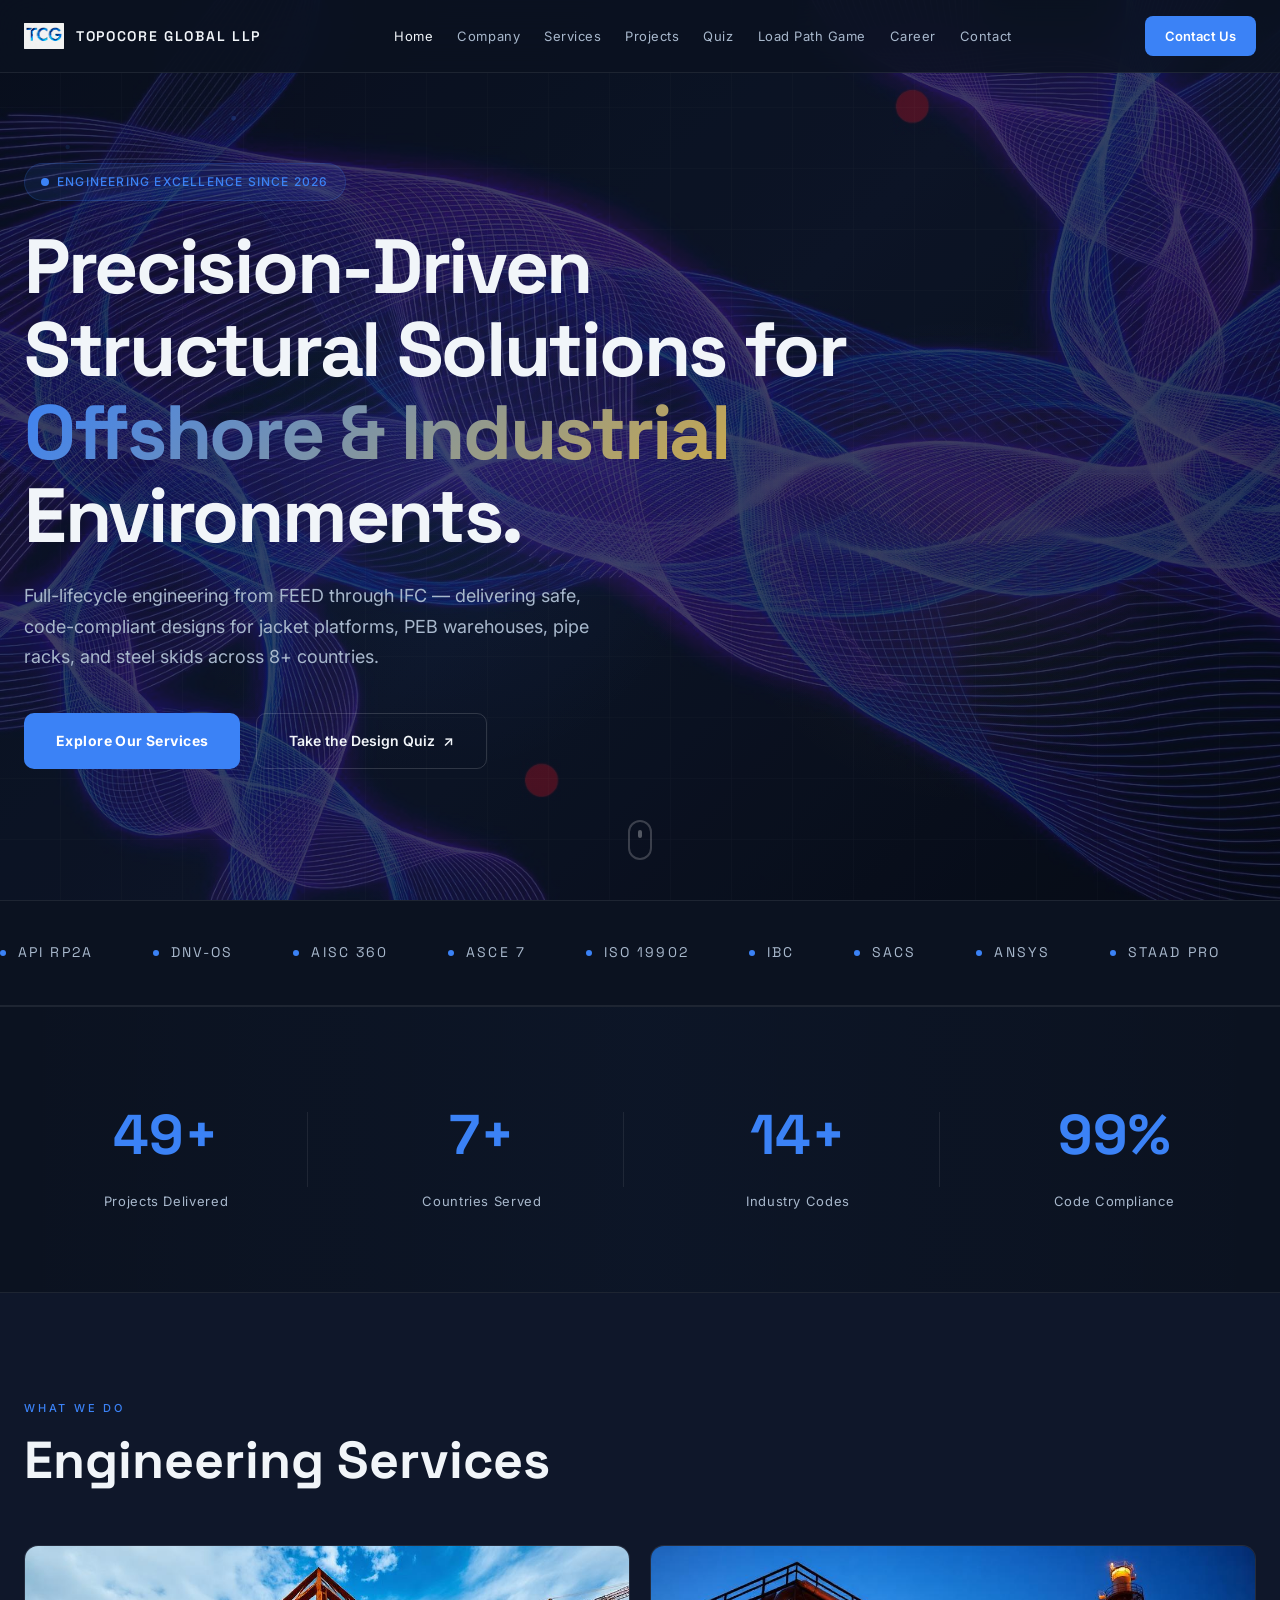
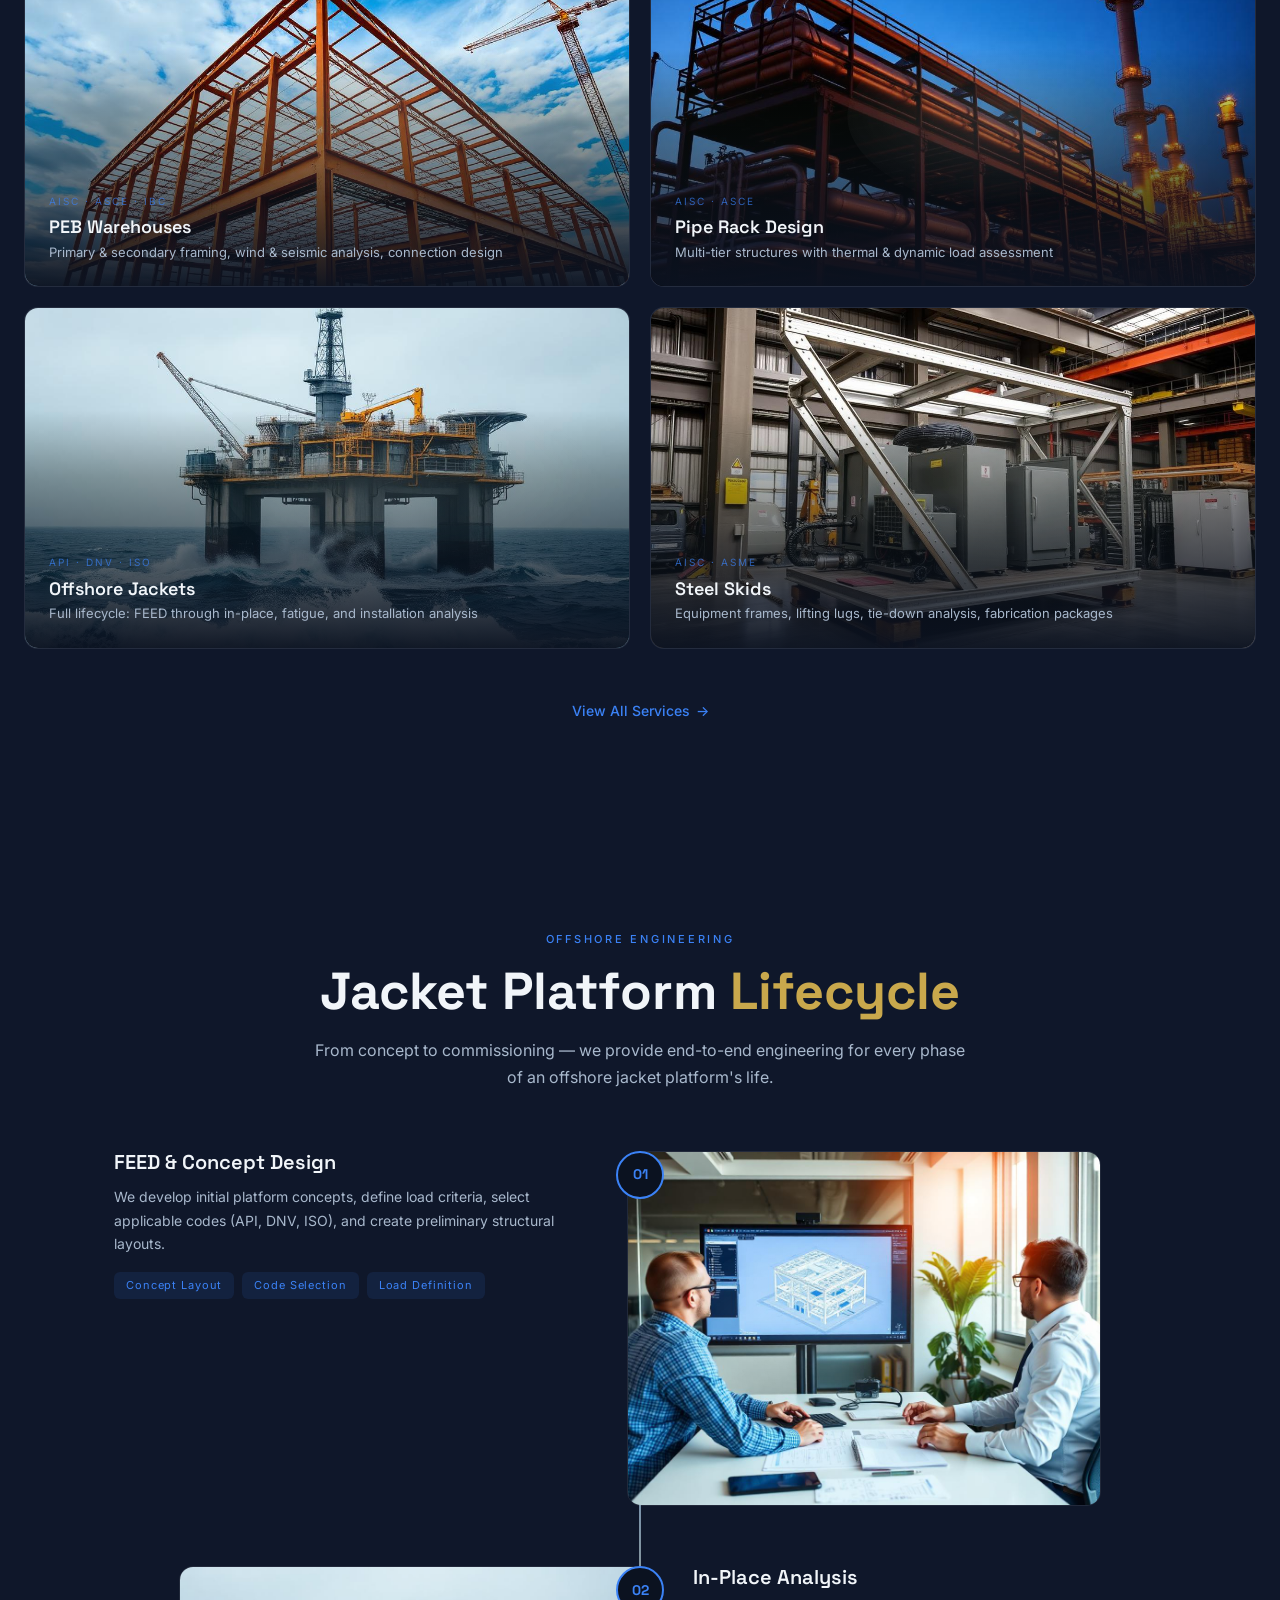
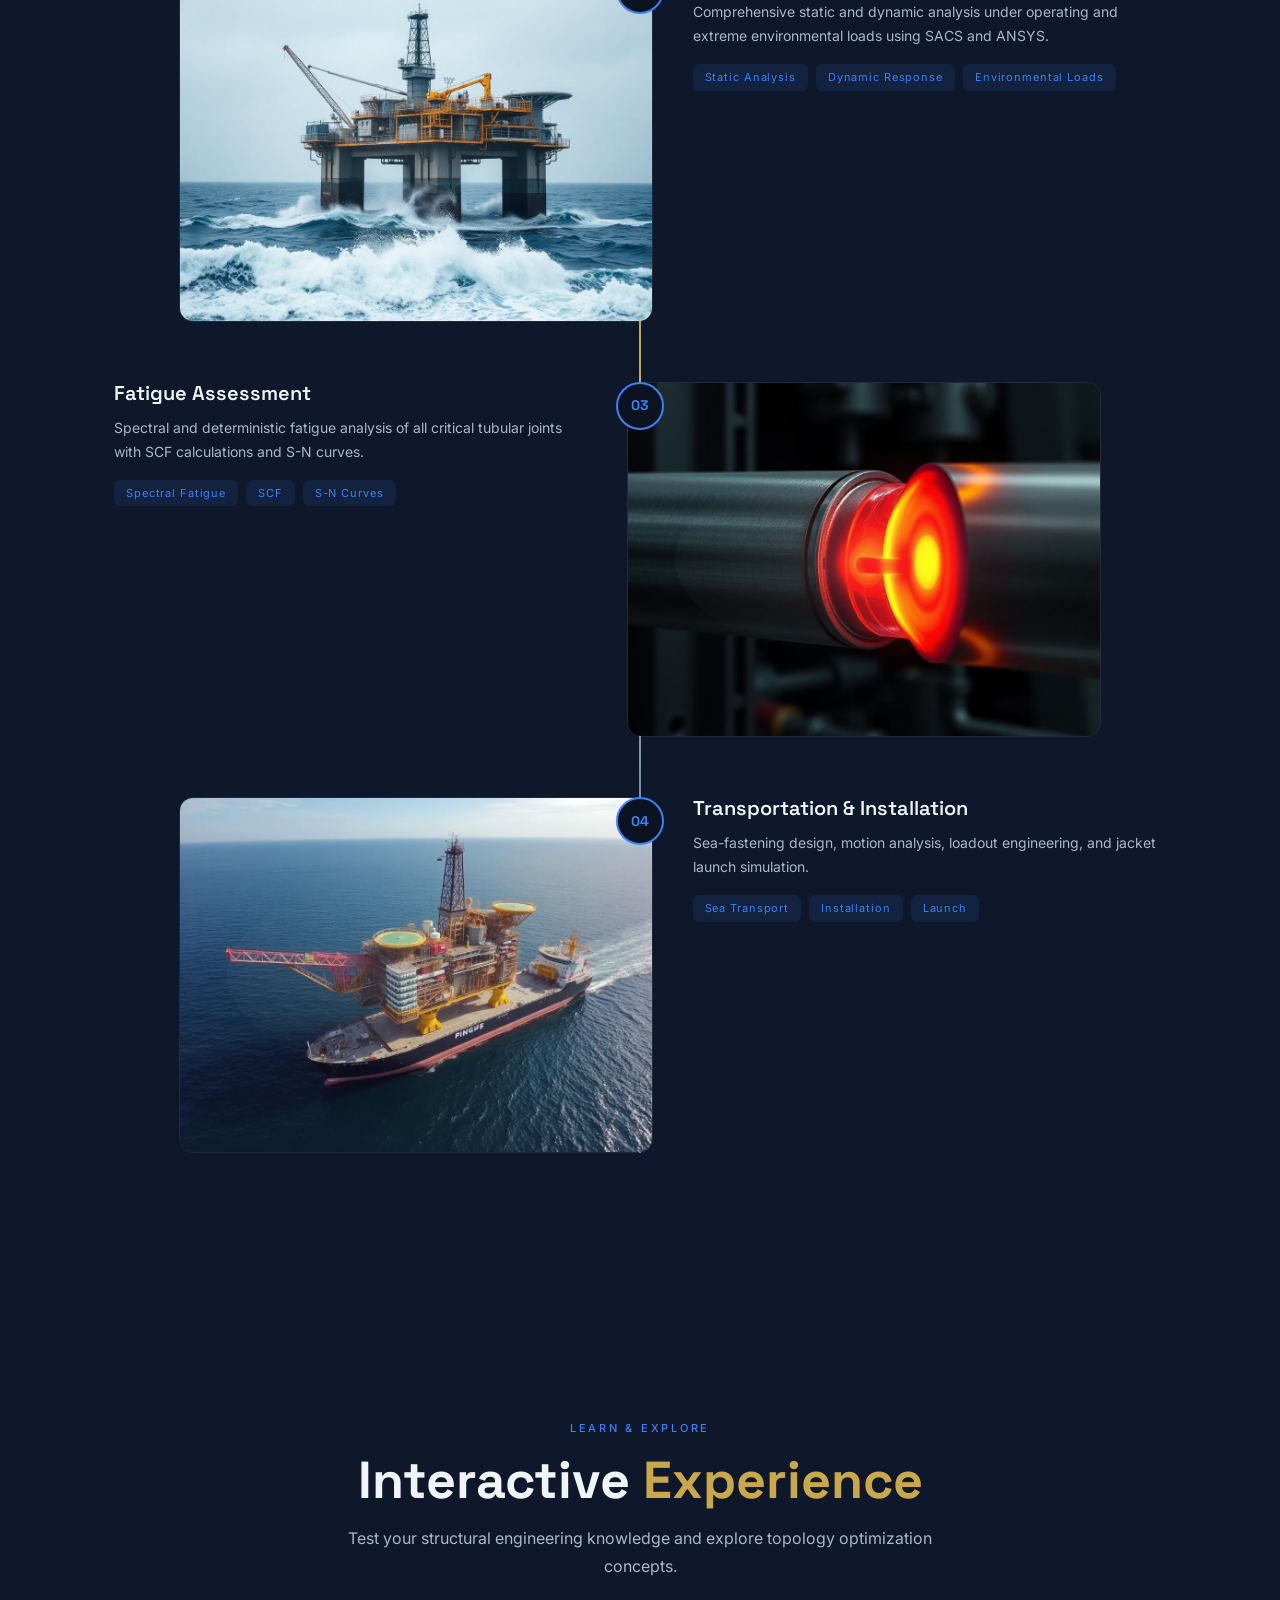
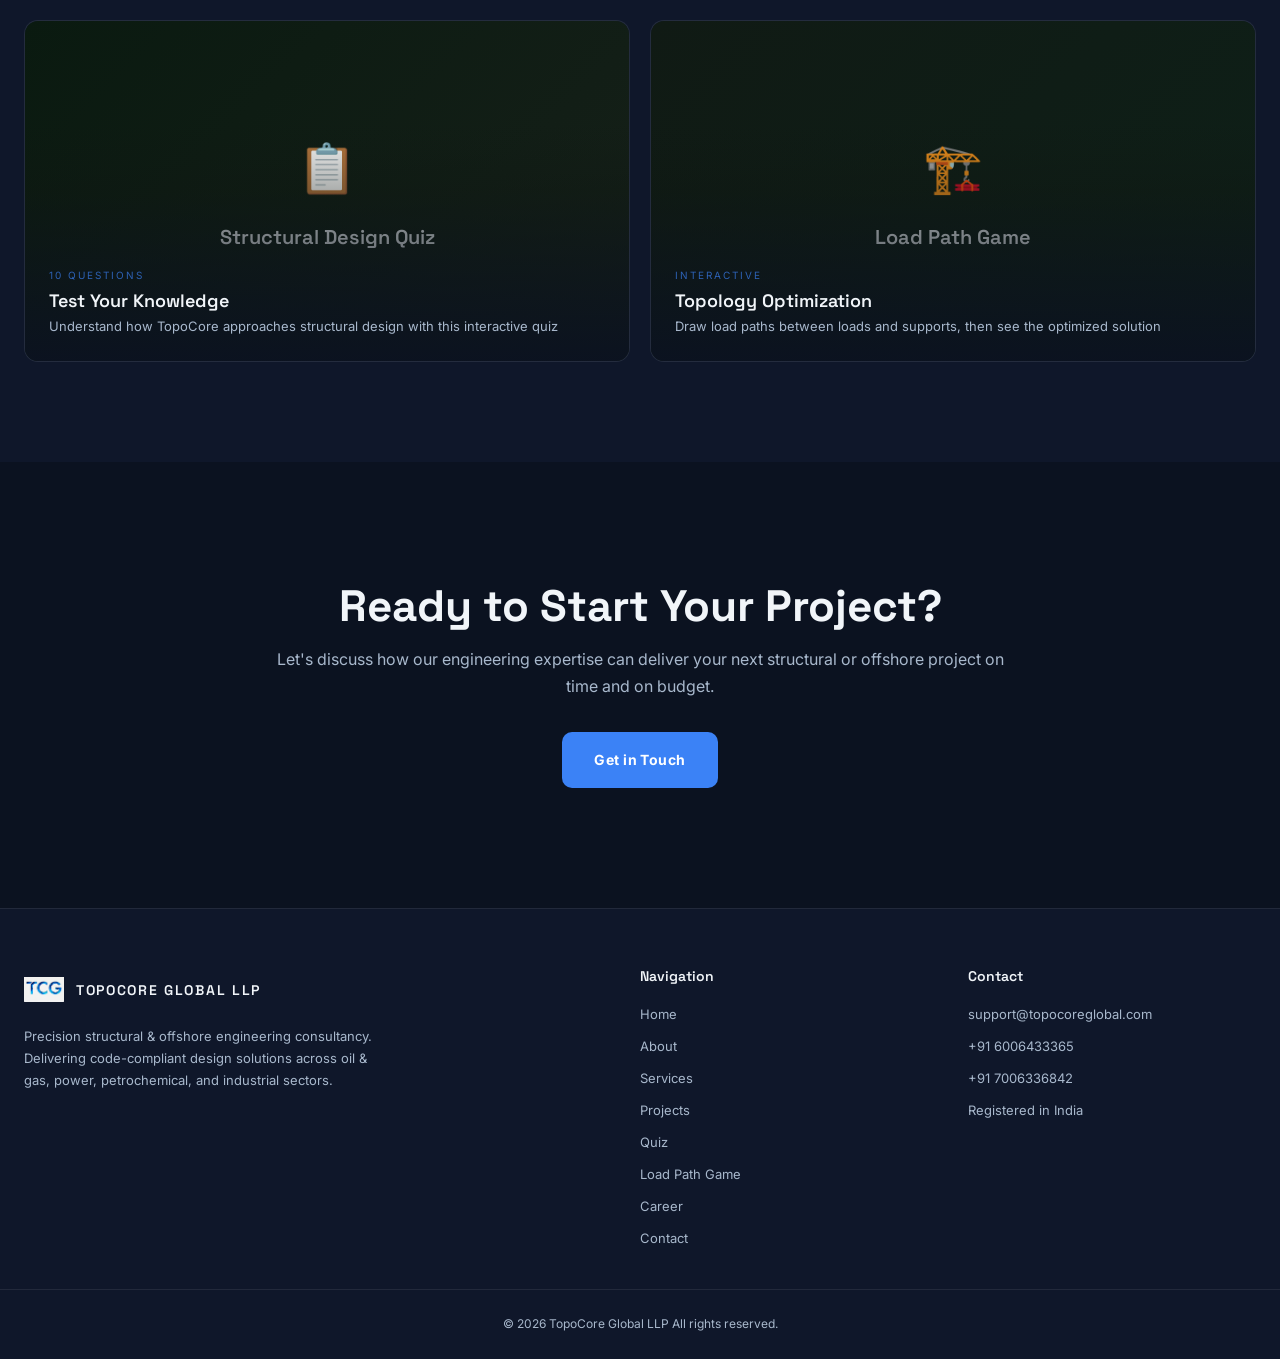
<file: index.html>
<!DOCTYPE html>
<html lang="en">
<head>
<meta charset="UTF-8">
<meta name="viewport" content="width=device-width, initial-scale=1.0">
<title>TopoCore Global — Structural & Offshore Design</title>
<meta name="description" content="Specialist structural and offshore engineering consultancy delivering code-compliant design solutions for oil & gas, power, and industrial sectors worldwide.">
<link rel="stylesheet" href="assets/style.css">
</head>
<body>

<nav>
  <div class="nav-inner">
    <a href="index.html" class="logo">
      <img src="assets/tcg-logo.png" alt="TCG Logo" style="width:40px;height:40px;object-fit:contain;border-radius:8px;">
      <div><span class="logo-text">TOPOCORE GLOBAL LLP</span></div>
    </a>
    <div class="nav-links">
      <a href="index.html">Home</a>
      <a href="about.html">Company</a>
      <a href="services.html">Services</a>
      <a href="projects.html">Projects</a>
      <a href="quiz.html">Quiz</a>
      <a href="game.html">Load Path Game</a>
      <a href="career.html">Career</a>
      <a href="contact.html">Contact</a>
    </div>
    <a href="contact.html" class="nav-cta">Contact Us</a>
    <button class="hamburger" id="hamburger" aria-label="Menu">
      <span></span><span></span><span></span>
    </button>
  </div>
  <div class="mobile-menu" id="mobile-menu">
    <a href="index.html">Home</a>
    <a href="about.html">Company</a>
    <a href="services.html">Services</a>
    <a href="projects.html">Projects</a>
    <a href="quiz.html">Design Quiz</a>
    <a href="game.html">Load Path Game</a>
    <a href="career.html">Career</a>
    <a href="contact.html">Contact</a>
  </div>
</nav>

<section class="hero">
  <div class="hero-bg"></div>
  <div class="hero-bg-image"></div>
  <canvas id="particles-canvas"></canvas>
  <div class="hero-pattern"></div>
  <div class="hero-glow"></div>
  <div class="hero-glow-2"></div>
  <div class="hero-content">
    <div class="hero-badge"><span class="pulse"></span> Engineering Excellence Since 2026</div>
    <h1>Precision-Driven Structural Solutions for <span class="accent">Offshore & Industrial</span> Environments.</h1>
    <p class="hero-sub">Full-lifecycle engineering from FEED through IFC — delivering safe, code-compliant designs for jacket platforms, PEB warehouses, pipe racks, and steel skids across 8+ countries.</p>
    <div class="hero-btns">
      <a href="services.html" class="btn-primary">Explore Our Services</a>
      <a href="quiz.html" class="btn-outline">Take the Design Quiz <span>↗</span></a>
    </div>
  </div>
  <div class="scroll-indicator"><div class="scroll-dot"></div></div>
</section>

<div class="marquee-section">
  <div class="marquee-track">
    <span class="marquee-item"><span class="dot"></span>API RP2A</span>
    <span class="marquee-item"><span class="dot"></span>DNV-OS</span>
    <span class="marquee-item"><span class="dot"></span>AISC 360</span>
    <span class="marquee-item"><span class="dot"></span>ASCE 7</span>
    <span class="marquee-item"><span class="dot"></span>ISO 19902</span>
    <span class="marquee-item"><span class="dot"></span>IBC</span>
    <span class="marquee-item"><span class="dot"></span>SACS</span>
    <span class="marquee-item"><span class="dot"></span>ANSYS</span>
    <span class="marquee-item"><span class="dot"></span>STAAD Pro</span>
    <span class="marquee-item"><span class="dot"></span>IDEA StatiCa</span>
    <span class="marquee-item"><span class="dot"></span>ETABS</span>
    <span class="marquee-item"><span class="dot"></span>AutoCAD</span>
    <span class="marquee-item"><span class="dot"></span>API RP2A</span>
    <span class="marquee-item"><span class="dot"></span>DNV-OS</span>
    <span class="marquee-item"><span class="dot"></span>AISC 360</span>
    <span class="marquee-item"><span class="dot"></span>ASCE 7</span>
    <span class="marquee-item"><span class="dot"></span>ISO 19902</span>
    <span class="marquee-item"><span class="dot"></span>IBC</span>
    <span class="marquee-item"><span class="dot"></span>SACS</span>
    <span class="marquee-item"><span class="dot"></span>ANSYS</span>
    <span class="marquee-item"><span class="dot"></span>STAAD Pro</span>
    <span class="marquee-item"><span class="dot"></span>IDEA StatiCa</span>
    <span class="marquee-item"><span class="dot"></span>ETABS</span>
    <span class="marquee-item"><span class="dot"></span>AutoCAD</span>
  </div>
</div>

<section class="stats">
  <div class="stats-grid">
    <div class="stat-item fade-up">
      <div class="stat-num"><span data-target="50" data-suffix="+">0+</span></div>
      <p class="stat-label">Projects Delivered</p>
    </div>
    <div class="stat-item fade-up" style="transition-delay:0.1s">
      <div class="stat-num"><span data-target="8" data-suffix="+">0+</span></div>
      <p class="stat-label">Countries Served</p>
    </div>
    <div class="stat-item fade-up" style="transition-delay:0.2s">
      <div class="stat-num"><span data-target="15" data-suffix="+">0+</span></div>
      <p class="stat-label">Industry Codes</p>
    </div>
    <div class="stat-item fade-up" style="transition-delay:0.3s">
      <div class="stat-num"><span data-target="100" data-suffix="%">0%</span></div>
      <p class="stat-label">Code Compliance</p>
    </div>
  </div>
</section>

<section class="section" style="background:var(--bg2)">
  <div class="container">
    <div class="fade-up">
      <span class="section-tag">What We Do</span>
      <h2 class="section-title">Engineering Services</h2>
    </div>
    <div class="services-grid">
      <div class="service-card fade-up" style="transition-delay:0.1s">
        <div class="service-img cloud-img-wrap"><img src="assets/procedure-peb.jpg" alt="PEB Warehouses" loading="lazy"></div>
        <div class="service-overlay"></div>
        <div class="service-info">
          <span class="service-code">AISC · ASCE · IBC</span>
          <h3 class="service-name">PEB Warehouses</h3>
          <p class="service-desc">Primary & secondary framing, wind & seismic analysis, connection design</p>
        </div>
      </div>
      <div class="service-card fade-up" style="transition-delay:0.2s">
        <div class="service-img cloud-img-wrap"><img src="assets/procedure-piperack.jpg" alt="Pipe Rack Design" loading="lazy"></div>
        <div class="service-overlay"></div>
        <div class="service-info">
          <span class="service-code">AISC · ASCE</span>
          <h3 class="service-name">Pipe Rack Design</h3>
          <p class="service-desc">Multi-tier structures with thermal & dynamic load assessment</p>
        </div>
      </div>
      <div class="service-card fade-up" style="transition-delay:0.3s">
        <div class="service-img cloud-img-wrap"><img src="assets/procedure-inplace.jpg" alt="Offshore Jackets" loading="lazy"></div>
        <div class="service-overlay"></div>
        <div class="service-info">
          <span class="service-code">API · DNV · ISO</span>
          <h3 class="service-name">Offshore Jackets</h3>
          <p class="service-desc">Full lifecycle: FEED through in-place, fatigue, and installation analysis</p>
        </div>
      </div>
      <div class="service-card fade-up" style="transition-delay:0.4s">
        <div class="service-img cloud-img-wrap"><img src="assets/project-skid.jpg" alt="Steel Skids" loading="lazy"></div>
        <div class="service-overlay"></div>
        <div class="service-info">
          <span class="service-code">AISC · ASME</span>
          <h3 class="service-name">Steel Skids</h3>
          <p class="service-desc">Equipment frames, lifting lugs, tie-down analysis, fabrication packages</p>
        </div>
      </div>
    </div>
    <div class="fade-up" style="text-align:center;margin-top:48px">
      <a href="services.html" class="text-link">View All Services <span>→</span></a>
    </div>
  </div>
</section>

<section class="procedure-section">
  <div class="container-lg">
    <div class="fade-up" style="text-align:center">
      <span class="section-tag">Offshore Engineering</span>
      <h2 class="section-title">Jacket Platform <span class="gold">Lifecycle</span></h2>
      <p style="color:var(--muted);font-size:16px;margin-top:16px;max-width:650px;margin-left:auto;margin-right:auto">From concept to commissioning — we provide end-to-end engineering for every phase of an offshore jacket platform's life.</p>
    </div>
    <div class="procedure-timeline">
      <div class="procedure-item fade-up" data-step="01">
        <div class="procedure-content">
          <h3>FEED & Concept Design</h3>
          <p>We develop initial platform concepts, define load criteria, select applicable codes (API, DNV, ISO), and create preliminary structural layouts.</p>
          <div class="proc-tags"><span class="proc-tag">Concept Layout</span><span class="proc-tag">Code Selection</span><span class="proc-tag">Load Definition</span></div>
        </div>
        <div class="procedure-image cloud-img-wrap"><img src="assets/procedure-feed.jpg" alt="FEED Engineering" loading="lazy"></div>
      </div>
      <div class="procedure-item fade-up" data-step="02">
        <div class="procedure-content">
          <h3>In-Place Analysis</h3>
          <p>Comprehensive static and dynamic analysis under operating and extreme environmental loads using SACS and ANSYS.</p>
          <div class="proc-tags"><span class="proc-tag">Static Analysis</span><span class="proc-tag">Dynamic Response</span><span class="proc-tag">Environmental Loads</span></div>
        </div>
        <div class="procedure-image cloud-img-wrap"><img src="assets/procedure-inplace.jpg" alt="In-Place Analysis" loading="lazy"></div>
      </div>
      <div class="procedure-item fade-up" data-step="03">
        <div class="procedure-content">
          <h3>Fatigue Assessment</h3>
          <p>Spectral and deterministic fatigue analysis of all critical tubular joints with SCF calculations and S-N curves.</p>
          <div class="proc-tags"><span class="proc-tag">Spectral Fatigue</span><span class="proc-tag">SCF</span><span class="proc-tag">S-N Curves</span></div>
        </div>
        <div class="procedure-image cloud-img-wrap"><img src="assets/procedure-fatigue.jpg" alt="Fatigue Assessment" loading="lazy"></div>
      </div>
      <div class="procedure-item fade-up" data-step="04">
        <div class="procedure-content">
          <h3>Transportation & Installation</h3>
          <p>Sea-fastening design, motion analysis, loadout engineering, and jacket launch simulation.</p>
          <div class="proc-tags"><span class="proc-tag">Sea Transport</span><span class="proc-tag">Installation</span><span class="proc-tag">Launch</span></div>
        </div>
        <div class="procedure-image cloud-img-wrap"><img src="assets/procedure-transport.jpg" alt="Transportation" loading="lazy"></div>
      </div>
    </div>
  </div>
</section>

<!-- INTERACTIVE SECTION -->
<section class="section" style="background:var(--bg2)">
  <div class="container">
    <div class="fade-up" style="text-align:center">
      <span class="section-tag">Learn & Explore</span>
      <h2 class="section-title">Interactive <span class="gold">Experience</span></h2>
      <p style="color:var(--muted);font-size:16px;margin-top:16px;max-width:600px;margin-left:auto;margin-right:auto">Test your structural engineering knowledge and explore topology optimization concepts.</p>
    </div>
    <div class="services-grid" style="margin-top:40px">
      <a href="quiz.html" class="service-card fade-up" style="transition-delay:0.1s;text-decoration:none">
        <div class="service-img" style="background:linear-gradient(135deg,#0a1a10,#162019);aspect-ratio:16/9;display:flex;align-items:center;justify-content:center">
          <div style="text-align:center;padding:24px">
            <div style="font-size:48px;margin-bottom:12px">📋</div>
            <div style="font-family:'Space Grotesk',sans-serif;font-size:20px;font-weight:600;color:var(--fg)">Structural Design Quiz</div>
          </div>
        </div>
        <div class="service-overlay"></div>
        <div class="service-info">
          <span class="service-code">10 QUESTIONS</span>
          <h3 class="service-name">Test Your Knowledge</h3>
          <p class="service-desc">Understand how TopoCore approaches structural design with this interactive quiz</p>
        </div>
      </a>
      <a href="game.html" class="service-card fade-up" style="transition-delay:0.2s;text-decoration:none">
        <div class="service-img" style="background:linear-gradient(135deg,#101a14,#0e2018);aspect-ratio:16/9;display:flex;align-items:center;justify-content:center">
          <div style="text-align:center;padding:24px">
            <div style="font-size:48px;margin-bottom:12px">🏗️</div>
            <div style="font-family:'Space Grotesk',sans-serif;font-size:20px;font-weight:600;color:var(--fg)">Load Path Game</div>
          </div>
        </div>
        <div class="service-overlay"></div>
        <div class="service-info">
          <span class="service-code">INTERACTIVE</span>
          <h3 class="service-name">Topology Optimization</h3>
          <p class="service-desc">Draw load paths between loads and supports, then see the optimized solution</p>
        </div>
      </a>
    </div>
  </div>
</section>

<section class="parallax-section">
  <div class="parallax-bg" style="background-image:url('assets/procedure-installation.jpg')"></div>
  <div class="parallax-content fade-up">
    <h2>Ready to Start Your Project?</h2>
    <p>Let's discuss how our engineering expertise can deliver your next structural or offshore project on time and on budget.</p>
    <a href="contact.html" class="btn-primary">Get in Touch</a>
  </div>
</section>

<footer>
  <div class="footer-grid">
    <div class="footer-brand">
      <div class="logo"><img src="assets/tcg-logo.png" alt="TCG Logo" style="width:40px;height:40px;object-fit:contain;border-radius:8px;"><div><span class="logo-text">TOPOCORE GLOBAL LLP</span></div></div>
      <p>Precision structural & offshore engineering consultancy. Delivering code-compliant design solutions across oil & gas, power, petrochemical, and industrial sectors.</p>
    </div>
    <div class="footer-col">
      <h4>Navigation</h4>
      <a href="index.html">Home</a><a href="about.html">About</a><a href="services.html">Services</a><a href="projects.html">Projects</a><a href="quiz.html">Quiz</a><a href="game.html">Load Path Game</a><a href="career.html">Career</a><a href="contact.html">Contact</a>
    </div>
    <div class="footer-col">
      <h4>Contact</h4>
      <span>support@topocoreglobal.com</span><span>+91 6006433365</span><span>+91 7006336842</span><span>Registered in India</span>
    </div>
  </div>
  <div class="footer-bottom">© 2026 TopoCore Global LLP All rights reserved.</div>
</footer>

<script src="assets/main.js"></script>
</body>
</html>
</file>
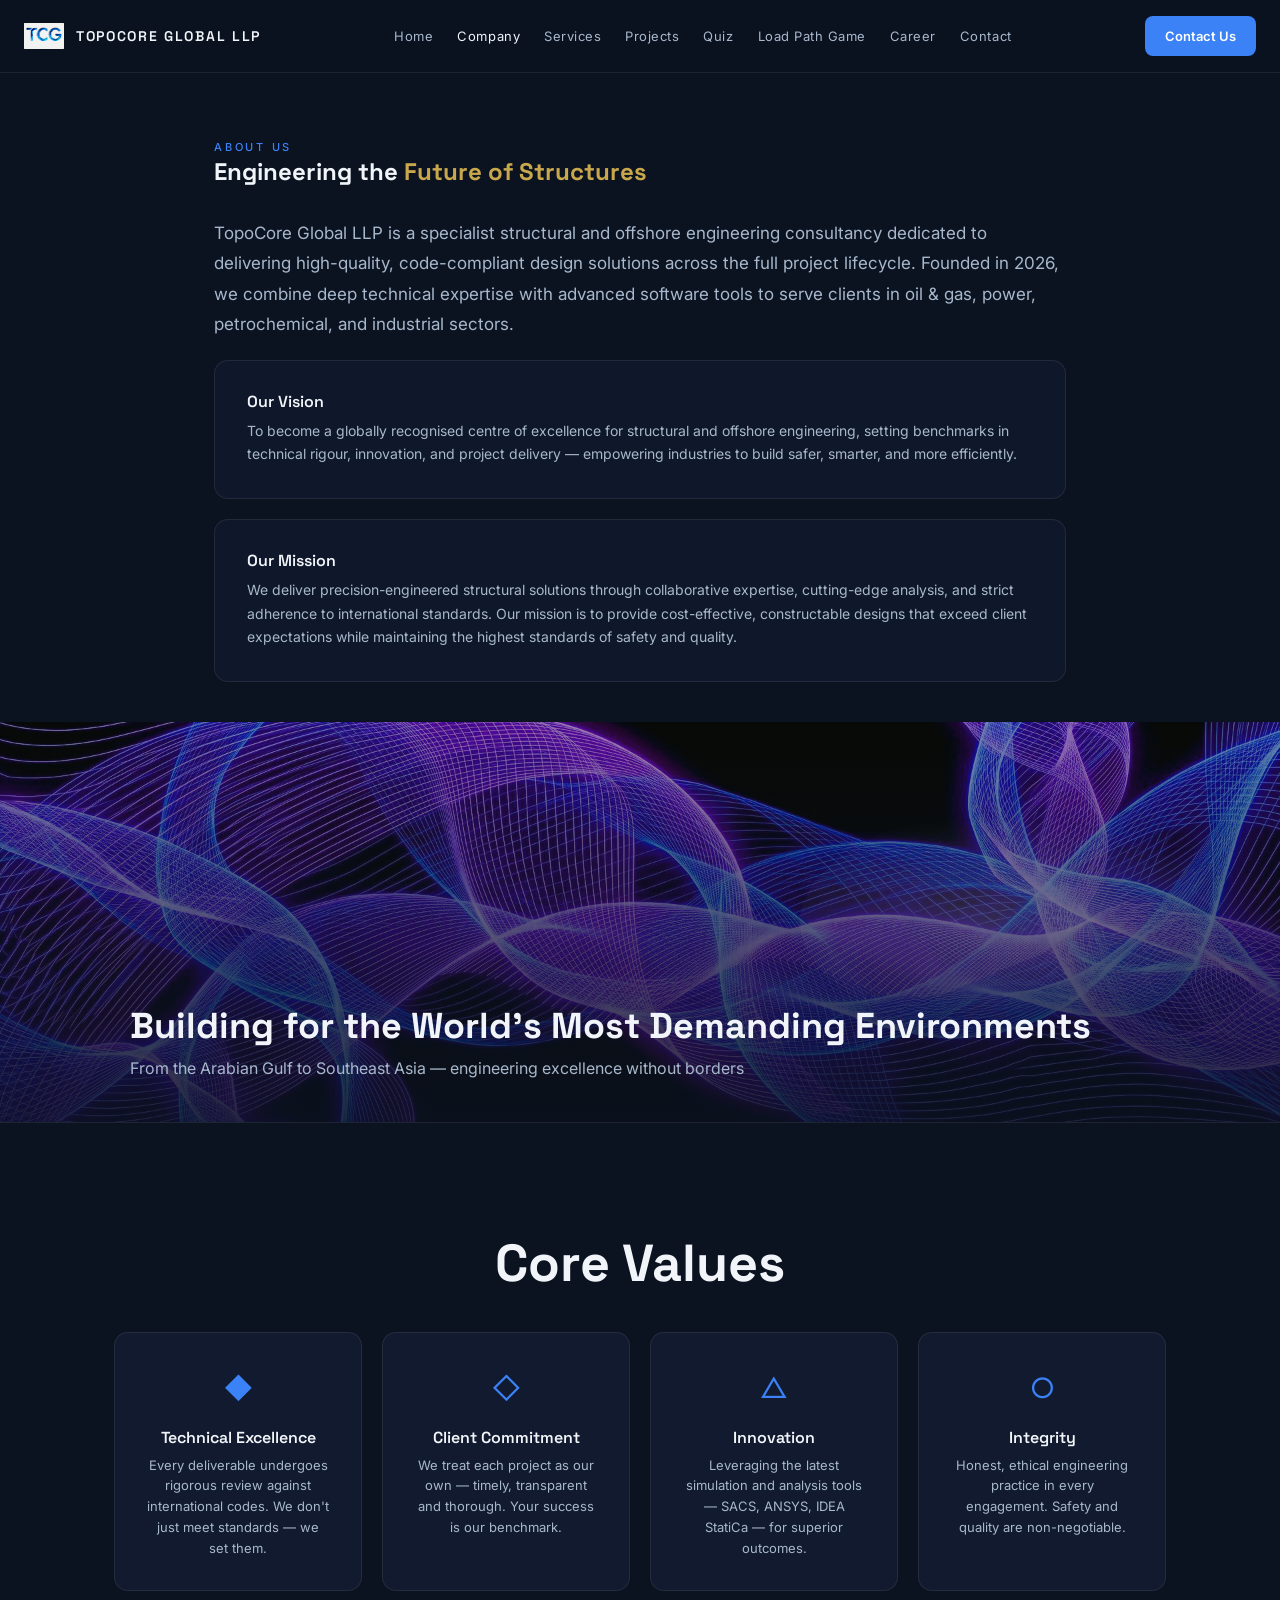
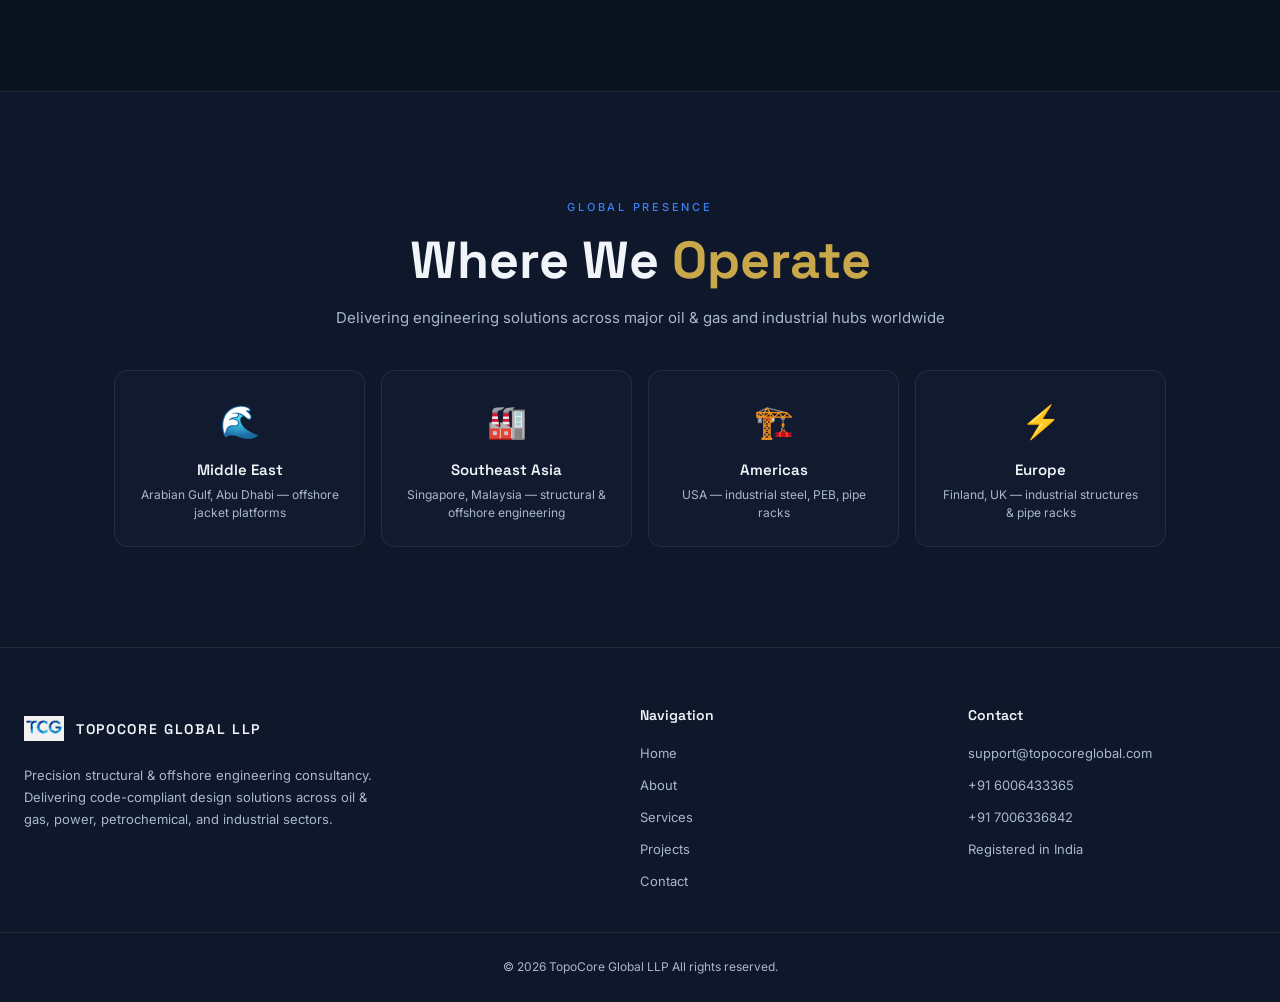
<file: about.html>
<!DOCTYPE html>
<html lang="en">
<head>
<meta charset="UTF-8">
<meta name="viewport" content="width=device-width, initial-scale=1.0">
<title>About — TopoCore Global</title>
<meta name="description" content="Learn about TopoCore Global's mission, values, and the team behind world-class structural & offshore design.">
<link rel="stylesheet" href="assets/style.css">
</head>
<body>

<nav>
  <div class="nav-inner">
    <a href="index.html" class="logo"><img src="assets/tcg-logo.png" alt="TCG Logo" style="width:40px;height:40px;object-fit:contain;border-radius:8px;"><div><span class="logo-text">TOPOCORE GLOBAL LLP</span></div></a>
    <div class="nav-links"><a href="index.html">Home</a><a href="about.html">Company</a><a href="services.html">Services</a><a href="projects.html">Projects</a><a href="quiz.html">Quiz</a><a href="game.html">Load Path Game</a><a href="career.html">Career</a><a href="contact.html">Contact</a></div>
    <a href="contact.html" class="nav-cta">Contact Us</a>
    <button class="hamburger" id="hamburger" aria-label="Menu"><span></span><span></span><span></span></button>
  </div>
  <div class="mobile-menu" id="mobile-menu"><a href="index.html">Home</a><a href="about.html">Company</a><a href="services.html">Services</a><a href="projects.html">Projects</a><a href="quiz.html">Design Quiz</a><a href="game.html">Load Path Game</a><a href="career.html">Career</a><a href="contact.html">Contact</a></div>
</nav>

<section class="page-hero">
  <div class="container-md">
    <div class="fade-up">
      <span class="section-tag">About Us</span>
      <h1>Engineering the <span class="gold">Future of Structures</span></h1>
    </div>
    <div class="fade-up" style="transition-delay:0.2s">
      <p style="margin-top:32px;color:var(--muted);font-size:17px;line-height:1.8">
        TopoCore Global LLP is a specialist structural and offshore engineering consultancy dedicated to delivering high-quality, code-compliant design solutions across the full project lifecycle. Founded in 2026, we combine deep technical expertise with advanced software tools to serve clients in oil & gas, power, petrochemical, and industrial sectors.
      </p>
    </div>
    <div class="info-box fade-up" style="transition-delay:0.3s">
      <h3>Our Vision</h3>
      <p>To become a globally recognised centre of excellence for structural and offshore engineering, setting benchmarks in technical rigour, innovation, and project delivery — empowering industries to build safer, smarter, and more efficiently.</p>
    </div>
    <div class="info-box fade-up" style="transition-delay:0.4s">
      <h3>Our Mission</h3>
      <p>We deliver precision-engineered structural solutions through collaborative expertise, cutting-edge analysis, and strict adherence to international standards. Our mission is to provide cost-effective, constructable designs that exceed client expectations while maintaining the highest standards of safety and quality.</p>
    </div>
  </div>
</section>

<div class="img-banner cloud-img-wrap">
  <img src="assets/hero-offshore.jpg" alt="Offshore Platform" loading="lazy">
  <div class="img-banner-overlay"></div>
  <div class="img-banner-text">
    <h2>Building for the World's Most Demanding Environments</h2>
    <p>From the Arabian Gulf to Southeast Asia — engineering excellence without borders</p>
  </div>
</div>

<hr class="divider">

<section class="section">
  <div class="container-lg">
    <div class="fade-up" style="text-align:center">
      <h2 class="section-title">Core Values</h2>
    </div>
    <div class="values-grid">
      <div class="value-card fade-up" style="transition-delay:0.1s"><div class="value-icon">◆</div><h3 class="value-title">Technical Excellence</h3><p class="value-desc">Every deliverable undergoes rigorous review against international codes. We don't just meet standards — we set them.</p></div>
      <div class="value-card fade-up" style="transition-delay:0.2s"><div class="value-icon">◇</div><h3 class="value-title">Client Commitment</h3><p class="value-desc">We treat each project as our own — timely, transparent and thorough. Your success is our benchmark.</p></div>
      <div class="value-card fade-up" style="transition-delay:0.3s"><div class="value-icon">△</div><h3 class="value-title">Innovation</h3><p class="value-desc">Leveraging the latest simulation and analysis tools — SACS, ANSYS, IDEA StatiCa — for superior outcomes.</p></div>
      <div class="value-card fade-up" style="transition-delay:0.4s"><div class="value-icon">○</div><h3 class="value-title">Integrity</h3><p class="value-desc">Honest, ethical engineering practice in every engagement. Safety and quality are non-negotiable.</p></div>
    </div>
  </div>
</section>

<hr class="divider">

<section class="section" style="background:var(--bg2)">
  <div class="container-lg">
    <div class="fade-up" style="text-align:center">
      <span class="section-tag">Global Presence</span>
      <h2 class="section-title">Where We <span class="gold">Operate</span></h2>
      <p style="color:var(--muted);font-size:15px;margin-top:16px">Delivering engineering solutions across major oil & gas and industrial hubs worldwide</p>
    </div>
    <div class="flow-grid" style="margin-top:40px">
      <div class="flow-card fade-up" style="transition-delay:0.1s"><div class="flow-icon">🌊</div><h4>Middle East</h4><p>Arabian Gulf, Abu Dhabi — offshore jacket platforms</p></div>
      <div class="flow-card fade-up" style="transition-delay:0.2s"><div class="flow-icon">🏭</div><h4>Southeast Asia</h4><p>Singapore, Malaysia — structural & offshore engineering</p></div>
      <div class="flow-card fade-up" style="transition-delay:0.3s"><div class="flow-icon">🏗️</div><h4>Americas</h4><p>USA — industrial steel, PEB, pipe racks</p></div>
      <div class="flow-card fade-up" style="transition-delay:0.4s"><div class="flow-icon">⚡</div><h4>Europe</h4><p>Finland, UK — industrial structures & pipe racks</p></div>
    </div>
  </div>
</section>

<footer>
  <div class="footer-grid">
    <div class="footer-brand"><div class="logo"><img src="assets/tcg-logo.png" alt="TCG Logo" style="width:40px;height:40px;object-fit:contain;border-radius:8px;"><div><span class="logo-text">TOPOCORE GLOBAL LLP</span></div></div><p>Precision structural & offshore engineering consultancy. Delivering code-compliant design solutions across oil & gas, power, petrochemical, and industrial sectors.</p></div>
    <div class="footer-col"><h4>Navigation</h4><a href="index.html">Home</a><a href="about.html">About</a><a href="services.html">Services</a><a href="projects.html">Projects</a><a href="contact.html">Contact</a></div>
    <div class="footer-col"><h4>Contact</h4><span>support@topocoreglobal.com</span><span>+91 6006433365</span><span>+91 7006336842</span><span>Registered in India</span></div>
  </div>
  <div class="footer-bottom">© 2026 TopoCore Global LLP All rights reserved.</div>
</footer>
<script src="assets/main.js"></script>
</body>
</html>
</file>
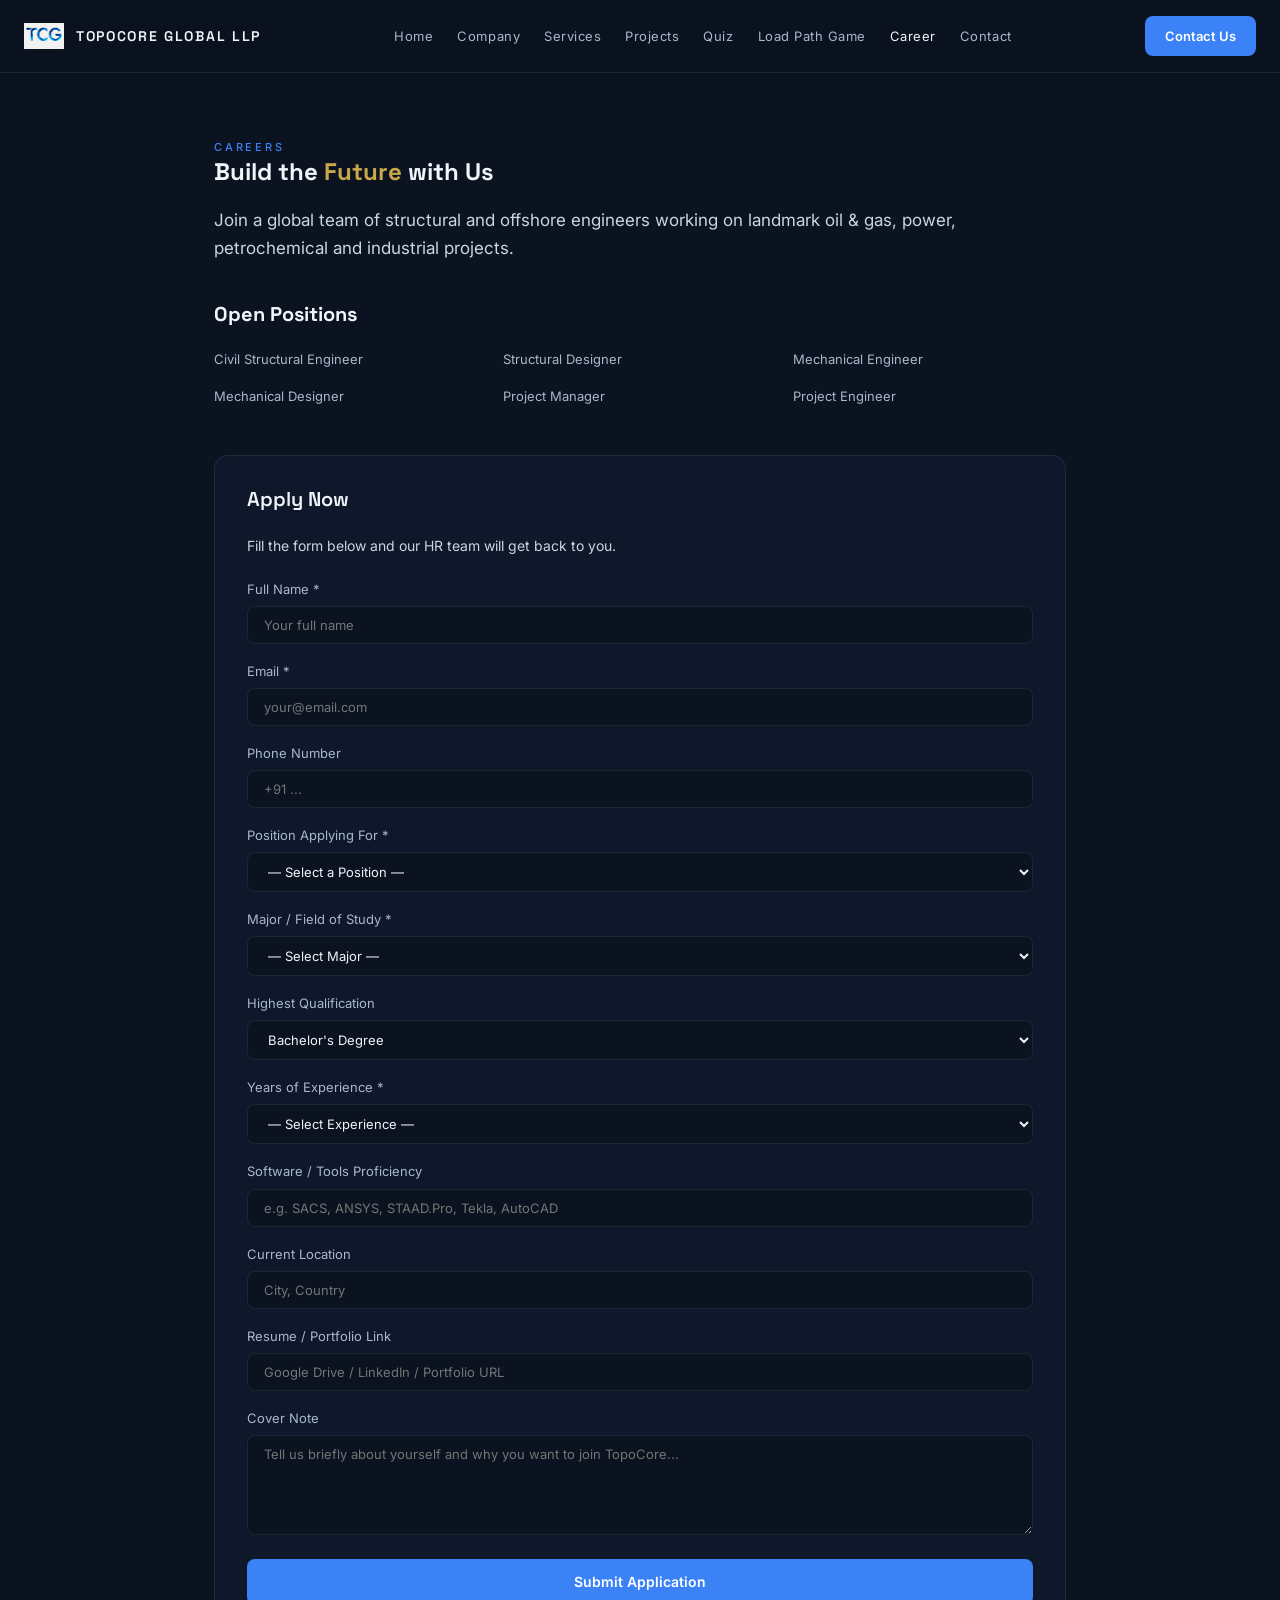
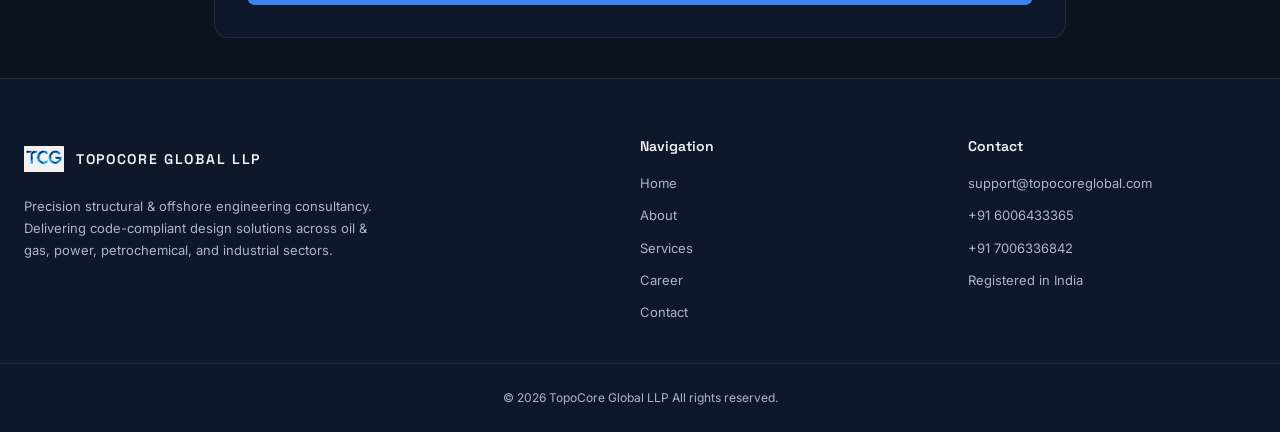
<file: career.html>
<!DOCTYPE html>
<html lang="en">
<head>
<meta charset="UTF-8">
<meta name="viewport" content="width=device-width, initial-scale=1.0">
<title>Careers — TopoCore Global</title>
<meta name="description" content="Join TopoCore Global. Apply for civil structural engineer, structural designer, mechanical engineer, mechanical designer, project manager and project engineer roles.">
<link rel="stylesheet" href="assets/style.css">
</head>
<body>

<nav>
  <div class="nav-inner">
    <a href="index.html" class="logo"><img src="assets/tcg-logo.png" alt="TCG Logo" style="width:40px;height:40px;object-fit:contain;border-radius:8px;"><div><span class="logo-text">TOPOCORE GLOBAL LLP</span></div></a>
    <div class="nav-links"><a href="index.html">Home</a><a href="about.html">Company</a><a href="services.html">Services</a><a href="projects.html">Projects</a><a href="quiz.html">Quiz</a><a href="game.html">Load Path Game</a><a href="career.html">Career</a><a href="contact.html">Contact</a></div>
    <a href="contact.html" class="nav-cta">Contact Us</a>
    <button class="hamburger" id="hamburger" aria-label="Menu"><span></span><span></span><span></span></button>
  </div>
  <div class="mobile-menu" id="mobile-menu"><a href="index.html">Home</a><a href="about.html">Company</a><a href="services.html">Services</a><a href="projects.html">Projects</a><a href="quiz.html">Design Quiz</a><a href="game.html">Load Path Game</a><a href="career.html">Career</a><a href="contact.html">Contact</a></div>
</nav>

<section class="page-hero">
  <div class="container-md">
    <div class="fade-up">
      <span class="section-tag">Careers</span>
      <h1>Build the <span class="gold">Future</span> with Us</h1>
    </div>
    <p class="fade-up" style="margin-top:20px;color:var(--surf);font-size:17px;transition-delay:0.2s">
      Join a global team of structural and offshore engineers working on landmark oil &amp; gas, power, petrochemical and industrial projects.
    </p>

    <div class="fade-up" style="transition-delay:0.25s;margin-top:40px">
      <h3 style="color:var(--fg);font-size:20px;margin-bottom:16px">Open Positions</h3>
      <div class="why-grid">
        <div class="why-item">Civil Structural Engineer</div>
        <div class="why-item">Structural Designer</div>
        <div class="why-item">Mechanical Engineer</div>
        <div class="why-item">Mechanical Designer</div>
        <div class="why-item">Project Manager</div>
        <div class="why-item">Project Engineer</div>
      </div>
    </div>

    <div class="fade-up" style="transition-delay:0.35s;margin-top:48px">
      <div class="form-box">
        <h3>Apply Now</h3>
        <p style="color:var(--surf);font-size:14px;margin-bottom:20px">Fill the form below and our HR team will get back to you.</p>
        <form id="career-form" action="https://formspree.io/f/mkoknrpo" method="POST">
          <input type="hidden" name="_subject" value="New Career Application — TopoCore Global">
          <input type="hidden" name="form_type" value="Career Application">

          <div class="form-group">
            <label>Full Name *</label>
            <input type="text" name="name" placeholder="Your full name" required>
          </div>

          <div class="form-group">
            <label>Email *</label>
            <input type="email" name="email" placeholder="your@email.com" required>
          </div>

          <div class="form-group">
            <label>Phone Number</label>
            <input type="tel" name="phone" placeholder="+91 ..." >
          </div>

          <div class="form-group">
            <label>Position Applying For *</label>
            <select name="position" required>
              <option value="">— Select a Position —</option>
              <option value="Civil Structural Engineer">Civil Structural Engineer</option>
              <option value="Structural Designer">Structural Designer</option>
              <option value="Mechanical Engineer">Mechanical Engineer</option>
              <option value="Mechanical Designer">Mechanical Designer</option>
              <option value="Project Manager">Project Manager</option>
              <option value="Project Engineer">Project Engineer</option>
            </select>
          </div>

          <div class="form-group">
            <label>Major / Field of Study *</label>
            <select name="major" required>
              <option value="">— Select Major —</option>
              <option value="Civil Engineering">Civil Engineering</option>
              <option value="Structural Engineering">Structural Engineering</option>
              <option value="Mechanical Engineering">Mechanical Engineering</option>
              <option value="Offshore / Marine Engineering">Offshore / Marine Engineering</option>
              <option value="Petroleum Engineering">Petroleum Engineering</option>
              <option value="Industrial Engineering">Industrial Engineering</option>
              <option value="Other">Other</option>
            </select>
          </div>

          <div class="form-group">
            <label>Highest Qualification</label>
            <select name="qualification">
              <option value="Bachelor's">Bachelor's Degree</option>
              <option value="Master's">Master's Degree</option>
              <option value="PhD">PhD</option>
              <option value="Diploma">Diploma</option>
            </select>
          </div>

          <div class="form-group">
            <label>Years of Experience *</label>
            <select name="experience" required>
              <option value="">— Select Experience —</option>
              <option value="0-1 years (Fresher)">0–1 years (Fresher)</option>
              <option value="1-3 years">1–3 years</option>
              <option value="3-5 years">3–5 years</option>
              <option value="5-10 years">5–10 years</option>
              <option value="10+ years">10+ years</option>
            </select>
          </div>

          <div class="form-group">
            <label>Software / Tools Proficiency</label>
            <input type="text" name="software" placeholder="e.g. SACS, ANSYS, STAAD.Pro, Tekla, AutoCAD">
          </div>

          <div class="form-group">
            <label>Current Location</label>
            <input type="text" name="location" placeholder="City, Country">
          </div>

          <div class="form-group">
            <label>Resume / Portfolio Link</label>
            <input type="url" name="resume_link" placeholder="Google Drive / LinkedIn / Portfolio URL">
          </div>

          <div class="form-group">
            <label>Cover Note</label>
            <textarea rows="4" name="message" placeholder="Tell us briefly about yourself and why you want to join TopoCore..."></textarea>
          </div>

          <button type="submit" class="form-submit">Submit Application</button>
        </form>
      </div>
    </div>
  </div>
</section>

<footer>
  <div class="footer-grid">
    <div class="footer-brand"><div class="logo"><img src="assets/tcg-logo.png" alt="TCG Logo" style="width:40px;height:40px;object-fit:contain;border-radius:8px;"><div><span class="logo-text">TOPOCORE GLOBAL LLP</span></div></div><p>Precision structural &amp; offshore engineering consultancy. Delivering code-compliant design solutions across oil &amp; gas, power, petrochemical, and industrial sectors.</p></div>
    <div class="footer-col"><h4>Navigation</h4><a href="index.html">Home</a><a href="about.html">About</a><a href="services.html">Services</a><a href="career.html">Career</a><a href="contact.html">Contact</a></div>
    <div class="footer-col"><h4>Contact</h4><span>support@topocoreglobal.com</span><span>+91 6006433365</span><span>+91 7006336842</span><span>Registered in India</span></div>
  </div>
  <div class="footer-bottom">© 2026 TopoCore Global LLP All rights reserved.</div>
</footer>

<script src="assets/main.js"></script>
<script>
// Career form — submits via Formspree (AJAX) with graceful fallback
(function(){
  var form = document.getElementById('career-form');
  if(!form) return;
  form.addEventListener('submit', function(e){
    e.preventDefault();
    var btn = form.querySelector('.form-submit');
    var original = btn.textContent;
    btn.disabled = true;
    btn.textContent = 'Submitting...';
    var data = new FormData(form);
    fetch(form.action, { method:'POST', body:data, headers:{'Accept':'application/json'} })
      .then(function(r){
        if(r.ok){
          btn.textContent = '✓ Application Sent!';
          form.reset();
          setTimeout(function(){ btn.textContent = original; btn.disabled = false; }, 4000);
        } else { throw new Error('fail'); }
      })
      .catch(function(){
        btn.textContent = '✗ Error — Try Again';
        setTimeout(function(){ btn.textContent = original; btn.disabled = false; }, 3000);
      });
  });
})();
</script>
</body>
</html>
</file>
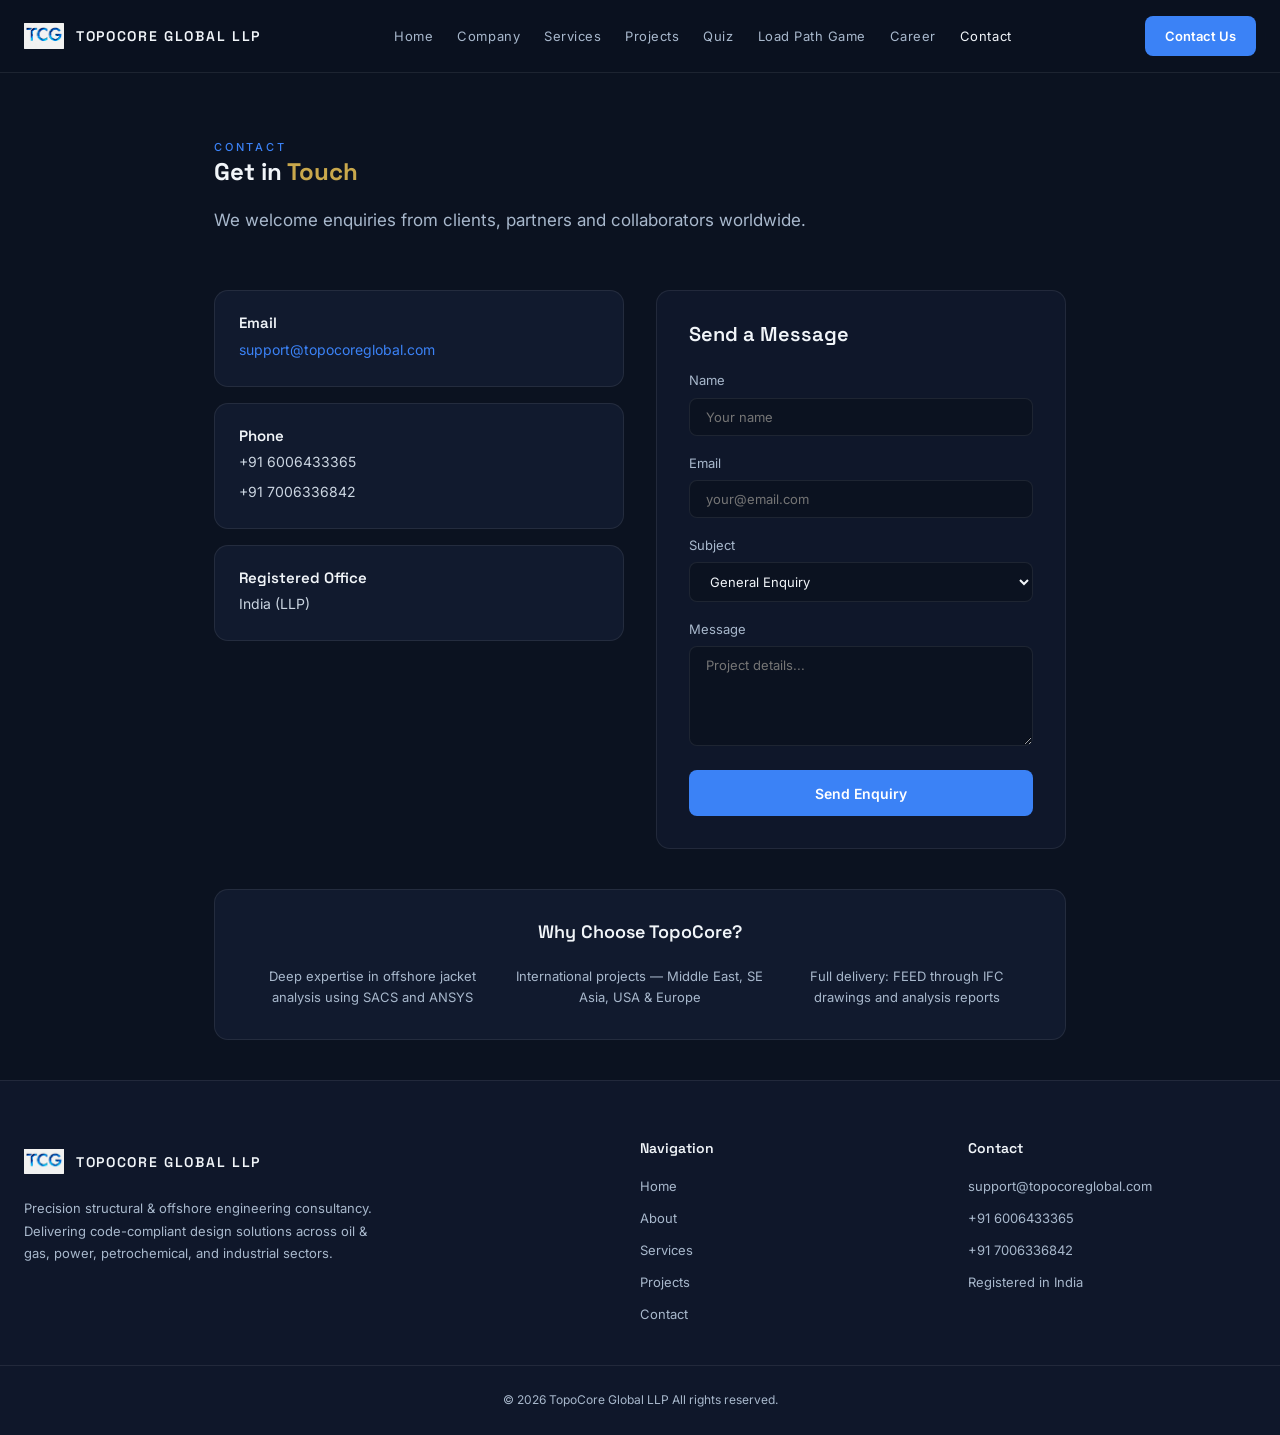
<file: contact.html>
<!DOCTYPE html>
<html lang="en">
<head>
<meta charset="UTF-8">
<meta name="viewport" content="width=device-width, initial-scale=1.0">
<title>Contact — TopoCore Global</title>
<meta name="description" content="Get in touch with TopoCore Global for structural and offshore engineering consultancy services.">
<link rel="stylesheet" href="assets/style.css">
</head>
<body>

<nav>
  <div class="nav-inner">
    <a href="index.html" class="logo"><img src="assets/tcg-logo.png" alt="TCG Logo" style="width:40px;height:40px;object-fit:contain;border-radius:8px;"><div><span class="logo-text">TOPOCORE GLOBAL LLP</span></div></a>
    <div class="nav-links"><a href="index.html">Home</a><a href="about.html">Company</a><a href="services.html">Services</a><a href="projects.html">Projects</a><a href="quiz.html">Quiz</a><a href="game.html">Load Path Game</a><a href="career.html">Career</a><a href="contact.html">Contact</a></div>
    <a href="contact.html" class="nav-cta">Contact Us</a>
    <button class="hamburger" id="hamburger" aria-label="Menu"><span></span><span></span><span></span></button>
  </div>
  <div class="mobile-menu" id="mobile-menu"><a href="index.html">Home</a><a href="about.html">Company</a><a href="services.html">Services</a><a href="projects.html">Projects</a><a href="quiz.html">Design Quiz</a><a href="game.html">Load Path Game</a><a href="career.html">Career</a><a href="contact.html">Contact</a></div>
</nav>

<section class="page-hero">
  <div class="container-md">
    <div class="fade-up">
      <span class="section-tag">Contact</span>
      <h1>Get in <span class="gold">Touch</span></h1>
    </div>
    <p class="fade-up" style="margin-top:20px;color:var(--muted);font-size:17px;transition-delay:0.2s">
      We welcome enquiries from clients, partners and collaborators worldwide.
    </p>
    <div class="contact-grid">
      <div class="contact-cards fade-up" style="transition-delay:0.2s">
        <div class="contact-card"><h3>Email</h3><a href="mailto:support@topocoreglobal.com">support@topocoreglobal.com</a></div>
        <div class="contact-card"><h3>Phone</h3><p>+91 6006433365</p><p>+91 7006336842</p></div>
        <div class="contact-card"><h3>Registered Office</h3><p>India (LLP)</p></div>
      </div>
      <div class="fade-up" style="transition-delay:0.3s">
        <div class="form-box">
          <h3>Send a Message</h3>
          <form id="contact-form" action="https://formspree.io/f/mkoknrpo" method="POST">
            <div class="form-group">
              <label>Name</label>
              <input type="text" name="name" placeholder="Your name" required>
            </div>
            <div class="form-group">
              <label>Email</label>
              <input type="email" name="email" placeholder="your@email.com" required>
            </div>
            <div class="form-group">
              <label>Subject</label>
              <select name="subject">
                <option value="General Enquiry">General Enquiry</option>
                <option value="Project Discussion">Project Discussion</option>
                <option value="Partnership">Partnership</option>
                <option value="Career">Career Opportunity</option>
              </select>
            </div>
            <div class="form-group">
              <label>Message</label>
              <textarea rows="4" name="message" placeholder="Project details..." required></textarea>
            </div>
            <button type="submit" class="form-submit">Send Enquiry</button>
          </form>
        </div>
      </div>
    </div>
    <div class="why-box fade-up" style="transition-delay:0.4s">
      <h3>Why Choose TopoCore?</h3>
      <div class="why-grid">
        <div class="why-item">Deep expertise in offshore jacket analysis using SACS and ANSYS</div>
        <div class="why-item">International projects — Middle East, SE Asia, USA & Europe</div>
        <div class="why-item">Full delivery: FEED through IFC drawings and analysis reports</div>
      </div>
    </div>
  </div>
</section>

<footer>
  <div class="footer-grid">
    <div class="footer-brand"><div class="logo"><img src="assets/tcg-logo.png" alt="TCG Logo" style="width:40px;height:40px;object-fit:contain;border-radius:8px;"><div><span class="logo-text">TOPOCORE GLOBAL LLP</span></div></div><p>Precision structural & offshore engineering consultancy. Delivering code-compliant design solutions across oil & gas, power, petrochemical, and industrial sectors.</p></div>
    <div class="footer-col"><h4>Navigation</h4><a href="index.html">Home</a><a href="about.html">About</a><a href="services.html">Services</a><a href="projects.html">Projects</a><a href="contact.html">Contact</a></div>
    <div class="footer-col"><h4>Contact</h4><span>support@topocoreglobal.com</span><span>+91 6006433365</span><span>+91 7006336842</span><span>Registered in India</span></div>
  </div>
  <div class="footer-bottom">© 2026 TopoCore Global LLP All rights reserved.</div>
</footer>
<script src="assets/main.js"></script>
</body>
</html>
</file>
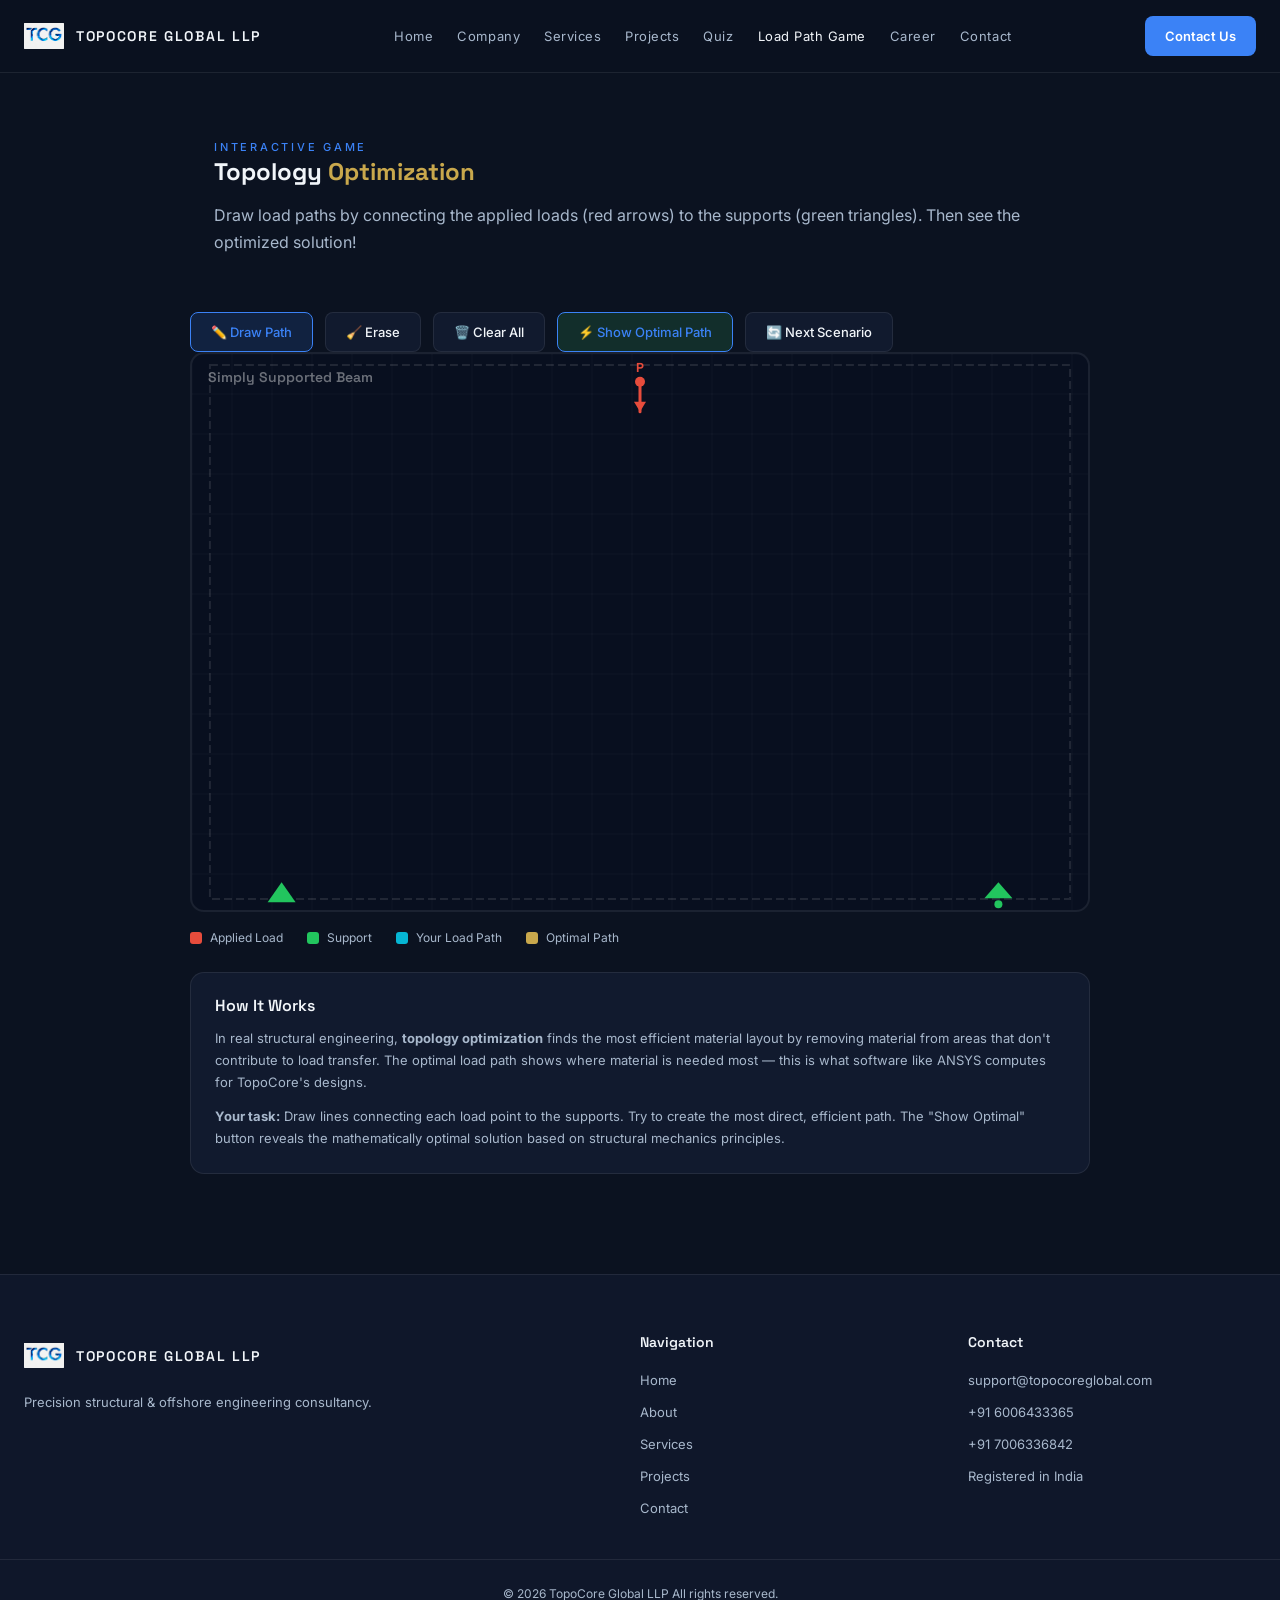
<file: game.html>
<!DOCTYPE html>
<html lang="en">
<head>
<meta charset="UTF-8">
<meta name="viewport" content="width=device-width, initial-scale=1.0">
<title>Load Path Game — TopoCore Global</title>
<meta name="description" content="Interactive topology optimization game. Draw load paths between forces and supports to learn structural engineering concepts.">
<link rel="stylesheet" href="assets/style.css">
</head>
<body>

<nav>
  <div class="nav-inner">
    <a href="index.html" class="logo"><img src="assets/tcg-logo.png" alt="TCG Logo" style="width:40px;height:40px;object-fit:contain;border-radius:8px;"><div><span class="logo-text">TOPOCORE GLOBAL LLP</span></div></a>
    <div class="nav-links"><a href="index.html">Home</a><a href="about.html">Company</a><a href="services.html">Services</a><a href="projects.html">Projects</a><a href="quiz.html">Quiz</a><a href="game.html">Load Path Game</a><a href="career.html">Career</a><a href="contact.html">Contact</a></div>
    <a href="contact.html" class="nav-cta">Contact Us</a>
    <button class="hamburger" id="hamburger" aria-label="Menu"><span></span><span></span><span></span></button>
  </div>
  <div class="mobile-menu" id="mobile-menu"><a href="index.html">Home</a><a href="about.html">Company</a><a href="services.html">Services</a><a href="projects.html">Projects</a><a href="quiz.html">Design Quiz</a><a href="game.html">Load Path Game</a><a href="career.html">Career</a><a href="contact.html">Contact</a></div>
</nav>

<section class="page-hero">
  <div class="container-md">
    <div class="fade-up">
      <span class="section-tag">Interactive Game</span>
      <h1>Topology <span class="gold">Optimization</span></h1>
      <p style="margin-top:16px;color:var(--muted);font-size:16px">Draw load paths by connecting the applied loads (red arrows) to the supports (green triangles). Then see the optimized solution!</p>
    </div>
  </div>
</section>

<section class="section" style="padding-top:0">
  <div class="container" style="max-width:960px">
    <div class="game-container">
      <div class="game-toolbar" id="toolbar">
        <button class="active" id="btn-draw" onclick="setMode('draw')">✏️ Draw Path</button>
        <button id="btn-erase" onclick="setMode('erase')">🧹 Erase</button>
        <button onclick="clearCanvas()">🗑️ Clear All</button>
        <button onclick="showOptimal()" style="background:rgba(62,207,110,0.15);border-color:var(--primary);color:var(--primary)">⚡ Show Optimal Path</button>
        <button onclick="nextScenario()">🔄 Next Scenario</button>
      </div>
      <div class="game-canvas-wrap" id="game-wrap" style="touch-action:none;width:100%;height:560px;max-height:70vh;min-height:400px;aspect-ratio:auto;position:relative;">
        <canvas id="game-canvas" style="display:block;width:100%;height:100%;"></canvas>
      </div>
      <div class="game-legend">
        <div class="game-legend-item"><span style="background:#e74c3c"></span> Applied Load</div>
        <div class="game-legend-item"><span style="background:#22c55e"></span> Support</div>
        <div class="game-legend-item"><span style="background:#06b6d4"></span> Your Load Path</div>
        <div class="game-legend-item"><span style="background:#c9a84c"></span> Optimal Path</div>
      </div>
      <div id="game-result"></div>
      <div class="game-info">
        <h3>How It Works</h3>
        <p>In real structural engineering, <strong>topology optimization</strong> finds the most efficient material layout by removing material from areas that don't contribute to load transfer. The optimal load path shows where material is needed most — this is what software like ANSYS computes for TopoCore's designs.</p>
        <p style="margin-top:12px"><strong>Your task:</strong> Draw lines connecting each load point to the supports. Try to create the most direct, efficient path. The "Show Optimal" button reveals the mathematically optimal solution based on structural mechanics principles.</p>
      </div>
    </div>
  </div>
</section>

<footer>
  <div class="footer-grid">
    <div class="footer-brand"><div class="logo"><img src="assets/tcg-logo.png" alt="TCG Logo" style="width:40px;height:40px;object-fit:contain;border-radius:8px;"><div><span class="logo-text">TOPOCORE GLOBAL LLP</span></div></div><p>Precision structural & offshore engineering consultancy.</p></div>
    <div class="footer-col"><h4>Navigation</h4><a href="index.html">Home</a><a href="about.html">About</a><a href="services.html">Services</a><a href="projects.html">Projects</a><a href="contact.html">Contact</a></div>
    <div class="footer-col"><h4>Contact</h4><span>support@topocoreglobal.com</span><span>+91 6006433365</span><span>+91 7006336842</span><span>Registered in India</span></div>
  </div>
  <div class="footer-bottom">© 2026 TopoCore Global LLP All rights reserved.</div>
</footer>

<script src="assets/main.js"></script>
<script>
window.addEventListener('error', function(ev){
  var r = document.getElementById('game-result');
  if(r){ r.innerHTML = '<div class="game-result" style="border-color:#e74c3c"><h3>⚠️ Game error</h3><p style="font-family:monospace;font-size:12px">'+(ev.message||'unknown')+'</p></div>'; }
});
(function(){
const canvas = document.getElementById('game-canvas');
if(!canvas){ return; }
const ctx = canvas.getContext('2d');
let W, H, dpr;
let mode = 'draw';
let drawing = false;
let paths = []; // user drawn paths
let currentPath = [];
let showingOptimal = false;
let scenarioIdx = 0;

const scenarios = [
  {
    name: "Simply Supported Beam",
    loads: [{x:0.5, y:0.05, dir:'down', label:'P'}],
    supports: [{x:0.1, y:0.95, type:'pin'}, {x:0.9, y:0.95, type:'roller'}],
    optimal: [
      // Two diagonal struts from load to supports (truss-like)
      [{x:0.5,y:0.05},{x:0.35,y:0.35},{x:0.2,y:0.65},{x:0.1,y:0.95}],
      [{x:0.5,y:0.05},{x:0.65,y:0.35},{x:0.8,y:0.65},{x:0.9,y:0.95}],
      // Bottom tie
      [{x:0.1,y:0.95},{x:0.3,y:0.85},{x:0.5,y:0.82},{x:0.7,y:0.85},{x:0.9,y:0.95}],
      // Inner web members
      [{x:0.35,y:0.35},{x:0.5,y:0.82}],
      [{x:0.65,y:0.35},{x:0.5,y:0.82}],
    ],
    tip: "A simply supported beam under a central load forms a natural arch/truss pattern. The optimal topology resembles a Warren truss with diagonal compression struts and a tension tie at the bottom."
  },
  {
    name: "Cantilever Beam",
    loads: [{x:0.9, y:0.5, dir:'down', label:'P'}],
    supports: [{x:0.05, y:0.2, type:'fixed'}, {x:0.05, y:0.8, type:'fixed'}],
    optimal: [
      [{x:0.05,y:0.2},{x:0.3,y:0.25},{x:0.55,y:0.32},{x:0.75,y:0.4},{x:0.9,y:0.5}],
      [{x:0.05,y:0.8},{x:0.3,y:0.75},{x:0.55,y:0.68},{x:0.75,y:0.6},{x:0.9,y:0.5}],
      [{x:0.05,y:0.2},{x:0.05,y:0.5},{x:0.05,y:0.8}],
      [{x:0.3,y:0.25},{x:0.3,y:0.5},{x:0.3,y:0.75}],
      [{x:0.55,y:0.32},{x:0.55,y:0.5},{x:0.55,y:0.68}],
    ],
    tip: "A cantilever topology forms a tapered truss shape, wider at the fixed support and narrowing toward the load point. Top chord is in tension, bottom in compression (or vice versa depending on load direction)."
  },
  {
    name: "Bridge Span",
    loads: [{x:0.35, y:0.05, dir:'down', label:'P1'}, {x:0.65, y:0.05, dir:'down', label:'P2'}],
    supports: [{x:0.05, y:0.95, type:'pin'}, {x:0.95, y:0.95, type:'roller'}],
    optimal: [
      [{x:0.35,y:0.05},{x:0.2,y:0.5},{x:0.05,y:0.95}],
      [{x:0.65,y:0.05},{x:0.8,y:0.5},{x:0.95,y:0.95}],
      [{x:0.35,y:0.05},{x:0.5,y:0.3},{x:0.65,y:0.05}],
      [{x:0.05,y:0.95},{x:0.3,y:0.85},{x:0.5,y:0.8},{x:0.7,y:0.85},{x:0.95,y:0.95}],
      [{x:0.2,y:0.5},{x:0.5,y:0.8}],
      [{x:0.8,y:0.5},{x:0.5,y:0.8}],
      [{x:0.35,y:0.05},{x:0.5,y:0.5}],
      [{x:0.65,y:0.05},{x:0.5,y:0.5}],
    ],
    tip: "Multiple point loads create a complex truss topology. The optimal design distributes material along diagonal struts connecting each load to both supports, with a bottom tension chord."
  },
  {
    name: "Offshore Jacket Leg",
    loads: [{x:0.3, y:0.05, dir:'down', label:'Deck'}, {x:0.7, y:0.05, dir:'down', label:'Deck'}, {x:0.95, y:0.4, dir:'left', label:'Wave'}],
    supports: [{x:0.2, y:0.95, type:'pin'}, {x:0.8, y:0.95, type:'pin'}],
    optimal: [
      // Vertical legs (battered)
      [{x:0.3,y:0.05},{x:0.28,y:0.3},{x:0.24,y:0.6},{x:0.2,y:0.95}],
      [{x:0.7,y:0.05},{x:0.72,y:0.3},{x:0.76,y:0.6},{x:0.8,y:0.95}],
      // Top horizontal
      [{x:0.3,y:0.05},{x:0.5,y:0.05},{x:0.7,y:0.05}],
      // X-bracing
      [{x:0.28,y:0.3},{x:0.76,y:0.6}],
      [{x:0.72,y:0.3},{x:0.24,y:0.6}],
      [{x:0.28,y:0.3},{x:0.72,y:0.3}],
      [{x:0.24,y:0.6},{x:0.76,y:0.6}],
      // Wave load path
      [{x:0.95,y:0.4},{x:0.76,y:0.45},{x:0.72,y:0.3}],
    ],
    tip: "An offshore jacket structure uses X-bracing between battered legs to efficiently transfer both vertical (gravity) and horizontal (wave/current) loads to the piled foundations. This is exactly what TopoCore designs using SACS!"
  }
];

function resizeCanvas(){
  const wrap = canvas.parentElement;
  dpr = window.devicePixelRatio || 1;
  W = wrap.clientWidth;
  H = wrap.clientHeight;
  // Fallback: if H is 0 (aspect-ratio not yet computed), calculate from width
  if(!H || H < 10){
    // Check if mobile (aspect-ratio 4/3) or desktop (16/10)
    if(window.innerWidth <= 600){
      H = Math.round(W * 3 / 4);
    } else {
      H = Math.round(W * 10 / 16);
    }
  }
  canvas.width = W * dpr;
  canvas.height = H * dpr;
  canvas.style.width = W + 'px';
  canvas.style.height = H + 'px';
  ctx.setTransform(dpr, 0, 0, dpr, 0, 0);
  render();
}

window.addEventListener('resize', resizeCanvas);

function toCanvas(frac){ return {x: frac.x * W, y: frac.y * H}; }

function render(){
  ctx.clearRect(0, 0, W, H);
  
  // Grid
  ctx.strokeStyle = 'rgba(255,255,255,0.03)';
  ctx.lineWidth = 1;
  for(let x = 0; x < W; x += 40){ ctx.beginPath(); ctx.moveTo(x,0); ctx.lineTo(x,H); ctx.stroke(); }
  for(let y = 0; y < H; y += 40){ ctx.beginPath(); ctx.moveTo(0,y); ctx.lineTo(W,y); ctx.stroke(); }

  const sc = scenarios[scenarioIdx];

  // Design domain boundary
  ctx.strokeStyle = 'rgba(255,255,255,0.1)';
  ctx.lineWidth = 2;
  ctx.setLineDash([8,4]);
  ctx.strokeRect(W*0.02, H*0.02, W*0.96, H*0.96);
  ctx.setLineDash([]);

  // User paths
  ctx.strokeStyle = '#06b6d4';
  ctx.lineWidth = 3;
  ctx.lineCap = 'round';
  ctx.lineJoin = 'round';
  paths.forEach(p => {
    if(p.length < 2) return;
    ctx.beginPath();
    ctx.moveTo(p[0].x, p[0].y);
    for(let i = 1; i < p.length; i++) ctx.lineTo(p[i].x, p[i].y);
    ctx.stroke();
  });
  // Current drawing
  if(currentPath.length > 1){
    ctx.beginPath();
    ctx.moveTo(currentPath[0].x, currentPath[0].y);
    for(let i = 1; i < currentPath.length; i++) ctx.lineTo(currentPath[i].x, currentPath[i].y);
    ctx.stroke();
  }

  // Optimal paths
  if(showingOptimal){
    ctx.strokeStyle = '#c9a84c';
    ctx.lineWidth = 4;
    ctx.globalAlpha = 0.8;
    ctx.shadowColor = '#c9a84c';
    ctx.shadowBlur = 8;
    sc.optimal.forEach(path => {
      ctx.beginPath();
      const pts = path.map(toCanvas);
      ctx.moveTo(pts[0].x, pts[0].y);
      for(let i = 1; i < pts.length; i++) ctx.lineTo(pts[i].x, pts[i].y);
      ctx.stroke();
    });
    ctx.shadowBlur = 0;
    ctx.globalAlpha = 1;
  }

  // Draw loads
  sc.loads.forEach(ld => {
    const p = toCanvas(ld);
    // Arrow
    ctx.strokeStyle = '#e74c3c';
    ctx.fillStyle = '#e74c3c';
    ctx.lineWidth = 3;
    const arrowLen = 30;
    let ex = p.x, ey = p.y;
    if(ld.dir === 'down'){ ey = p.y + arrowLen; }
    else if(ld.dir === 'left'){ ex = p.x - arrowLen; }
    ctx.beginPath(); ctx.moveTo(p.x, p.y); ctx.lineTo(ex, ey); ctx.stroke();
    // Arrowhead
    ctx.beginPath();
    if(ld.dir === 'down'){
      ctx.moveTo(ex, ey); ctx.lineTo(ex-6, ey-10); ctx.lineTo(ex+6, ey-10);
    } else {
      ctx.moveTo(ex, ey); ctx.lineTo(ex+10, ey-6); ctx.lineTo(ex+10, ey+6);
    }
    ctx.fill();
    // Label
    ctx.font = "bold 13px 'Space Grotesk', sans-serif";
    ctx.fillStyle = '#e74c3c';
    ctx.textAlign = 'center';
    ctx.fillText(ld.label, p.x, p.y - 10);
    // Dot
    ctx.beginPath(); ctx.arc(p.x, p.y, 5, 0, Math.PI*2); ctx.fill();
  });

  // Draw supports
  sc.supports.forEach(sp => {
    const p = toCanvas(sp);
    ctx.fillStyle = '#22c55e';
    ctx.strokeStyle = '#22c55e';
    ctx.lineWidth = 2;
    if(sp.type === 'pin' || sp.type === 'fixed'){
      // Triangle
      ctx.beginPath();
      ctx.moveTo(p.x, p.y);
      ctx.lineTo(p.x - 14, p.y + 20);
      ctx.lineTo(p.x + 14, p.y + 20);
      ctx.closePath();
      ctx.fill();
    }
    if(sp.type === 'roller'){
      ctx.beginPath();
      ctx.moveTo(p.x, p.y);
      ctx.lineTo(p.x - 14, p.y + 16);
      ctx.lineTo(p.x + 14, p.y + 16);
      ctx.closePath();
      ctx.fill();
      ctx.beginPath();
      ctx.arc(p.x, p.y + 22, 4, 0, Math.PI*2);
      ctx.fill();
    }
    if(sp.type === 'fixed'){
      // Hatching
      ctx.lineWidth = 1.5;
      for(let i = -2; i <= 2; i++){
        ctx.beginPath();
        ctx.moveTo(p.x + i*7 - 3, p.y + 22);
        ctx.lineTo(p.x + i*7 + 3, p.y + 28);
        ctx.stroke();
      }
    }
  });

  // Scenario label
  ctx.font = "600 14px 'Space Grotesk', sans-serif";
  ctx.fillStyle = 'rgba(255,255,255,0.4)';
  ctx.textAlign = 'left';
  ctx.fillText(sc.name, 16, 28);
}

function getPos(e){
  const rect = canvas.getBoundingClientRect();
  const touch = e.touches ? e.touches[0] : e;
  return { x: touch.clientX - rect.left, y: touch.clientY - rect.top };
}

canvas.addEventListener('mousedown', startDraw);
canvas.addEventListener('mousemove', moveDraw);
canvas.addEventListener('mouseup', endDraw);
canvas.addEventListener('mouseleave', endDraw);
canvas.addEventListener('touchstart', function(e){ e.preventDefault(); e.stopPropagation(); startDraw(e); }, {passive:false});
canvas.addEventListener('touchmove', function(e){ e.preventDefault(); e.stopPropagation(); moveDraw(e); }, {passive:false});
canvas.addEventListener('touchend', function(e){ e.preventDefault(); e.stopPropagation(); endDraw(e); }, {passive:false});

function startDraw(e){
  drawing = true;
  const p = getPos(e);
  if(mode === 'draw'){
    currentPath = [p];
  } else if(mode === 'erase'){
    eraseAt(p);
  }
}

function moveDraw(e){
  if(!drawing) return;
  const p = getPos(e);
  if(mode === 'draw'){
    currentPath.push(p);
    render();
  } else if(mode === 'erase'){
    eraseAt(p);
  }
}

function endDraw(e){
  if(!drawing) return;
  drawing = false;
  if(mode === 'draw' && currentPath.length > 1){
    paths.push([...currentPath]);
  }
  currentPath = [];
  render();
}

function eraseAt(p){
  const eraseR = 20;
  paths = paths.filter(path => {
    return !path.some(pt => Math.hypot(pt.x - p.x, pt.y - p.y) < eraseR);
  });
  render();
}

window.setMode = function(m){
  mode = m;
  document.getElementById('btn-draw').classList.toggle('active', m === 'draw');
  document.getElementById('btn-erase').classList.toggle('active', m === 'erase');
};

window.clearCanvas = function(){
  paths = [];
  currentPath = [];
  showingOptimal = false;
  document.getElementById('game-result').innerHTML = '';
  render();
};

window.showOptimal = function(){
  showingOptimal = true;
  render();
  const sc = scenarios[scenarioIdx];
  
  // Calculate simple score based on path coverage
  let score = 0;
  if(paths.length > 0){
    // Check how many optimal path segments are covered by user paths
    let covered = 0;
    sc.optimal.forEach(optPath => {
      const pts = optPath.map(toCanvas);
      for(let i = 0; i < pts.length - 1; i++){
        const mx = (pts[i].x + pts[i+1].x) / 2;
        const my = (pts[i].y + pts[i+1].y) / 2;
        const near = paths.some(uPath => uPath.some(up => Math.hypot(up.x - mx, up.y - my) < 40));
        if(near) covered++;
      }
    });
    const totalSegs = sc.optimal.reduce((s, p) => s + p.length - 1, 0);
    score = Math.min(100, Math.round(covered / totalSegs * 100));
  }

  document.getElementById('game-result').innerHTML = `
    <div class="game-result">
      <h3>⚡ Optimal Load Path Revealed</h3>
      <p><strong>Your accuracy: ${score}%</strong> — ${score >= 70 ? 'Excellent structural intuition!' : score >= 40 ? 'Good attempt! Study the optimal path to improve.' : 'Keep practicing! Compare your paths with the gold optimal solution.'}</p>
      <p style="margin-top:12px">${sc.tip}</p>
    </div>
  `;
};

window.nextScenario = function(){
  scenarioIdx = (scenarioIdx + 1) % scenarios.length;
  paths = [];
  currentPath = [];
  showingOptimal = false;
  document.getElementById('game-result').innerHTML = '';
  render();
};

// Robust init — try multiple times until canvas wrap actually has size
function tryInit(attempt){
  attempt = attempt || 0;
  var wrap = canvas.parentElement;
  if(wrap && wrap.clientWidth > 0){
    resizeCanvas();
    return;
  }
  if(attempt < 30){
    requestAnimationFrame(function(){ tryInit(attempt + 1); });
  } else {
    // Fallback regardless
    resizeCanvas();
  }
}

if(document.readyState === 'complete' || document.readyState === 'interactive'){
  tryInit();
} else {
  document.addEventListener('DOMContentLoaded', function(){ tryInit(); });
}
window.addEventListener('load', function(){ tryInit(); });

// Watch for size changes (handles font load, image load, mobile menu, etc.)
if(typeof ResizeObserver !== 'undefined'){
  var ro = new ResizeObserver(function(){ resizeCanvas(); });
  ro.observe(canvas.parentElement);
}
})();
</script>
</body>
</html>
</file>
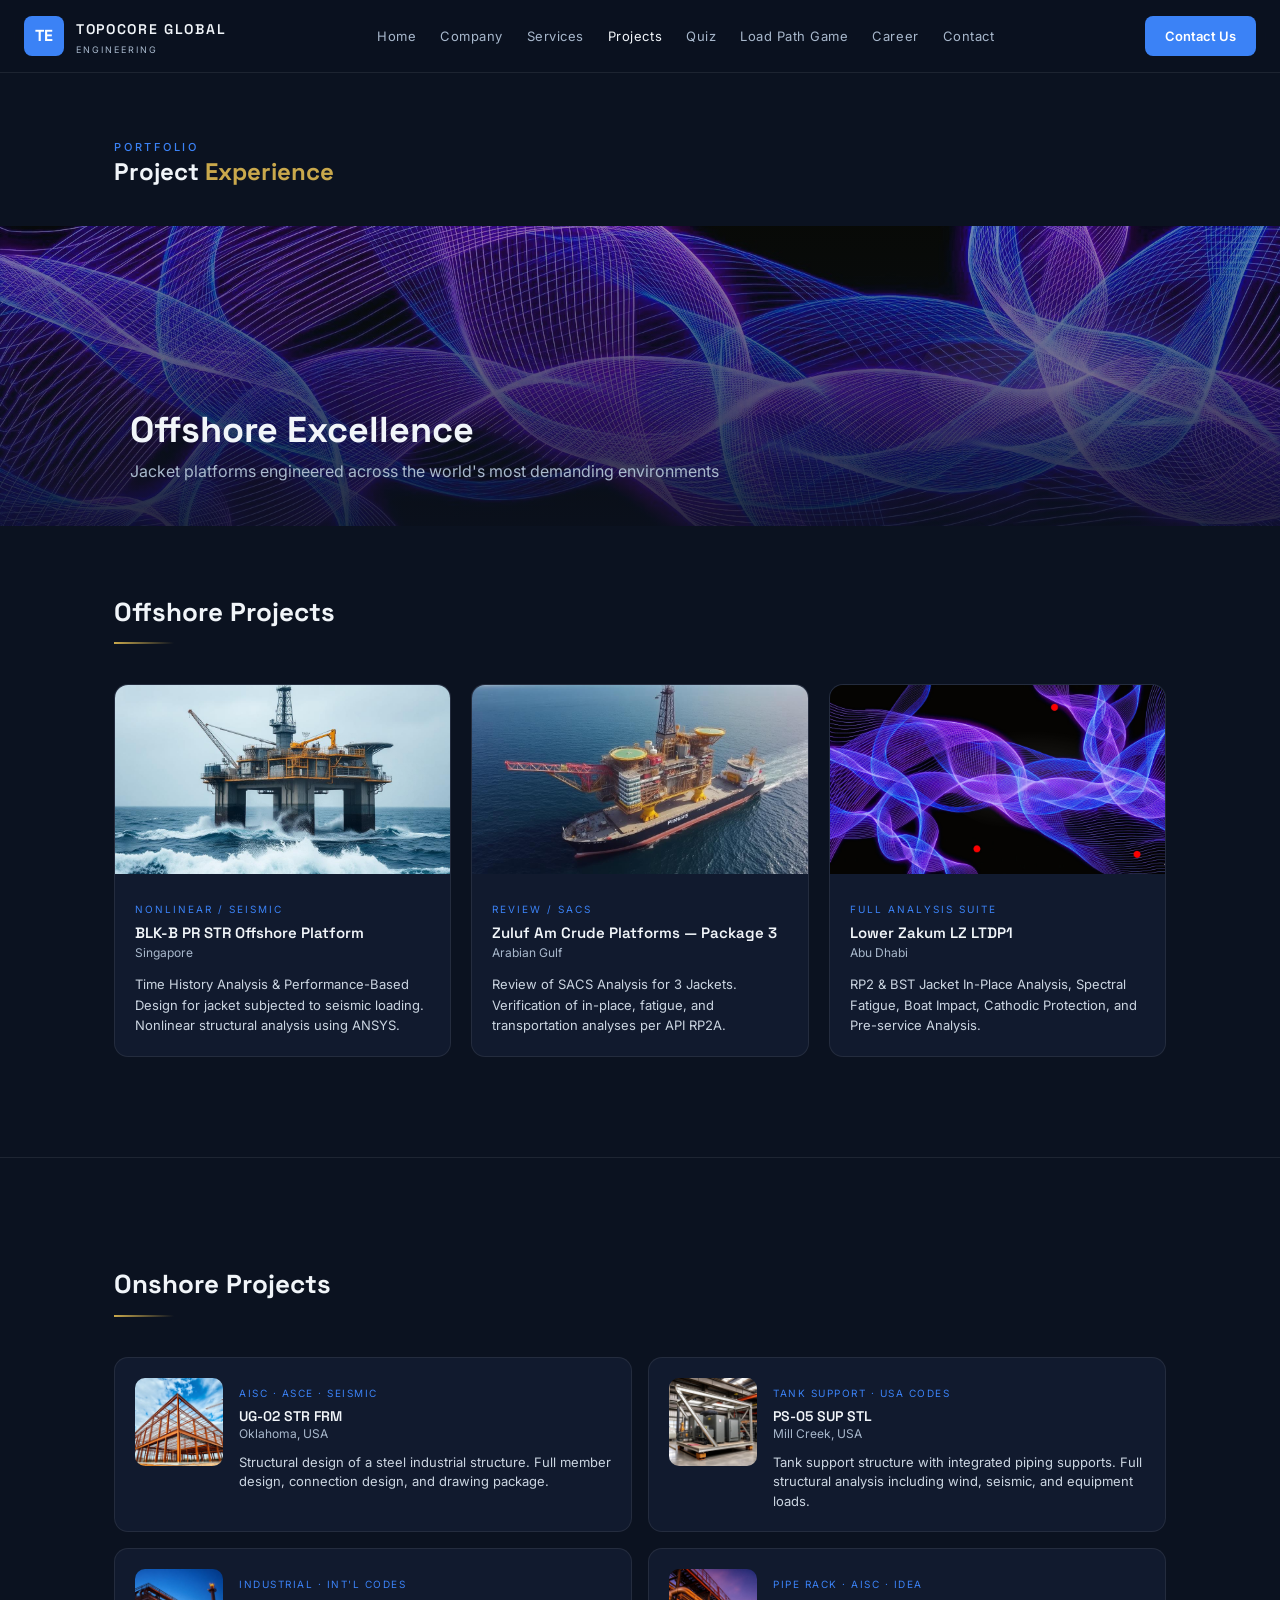
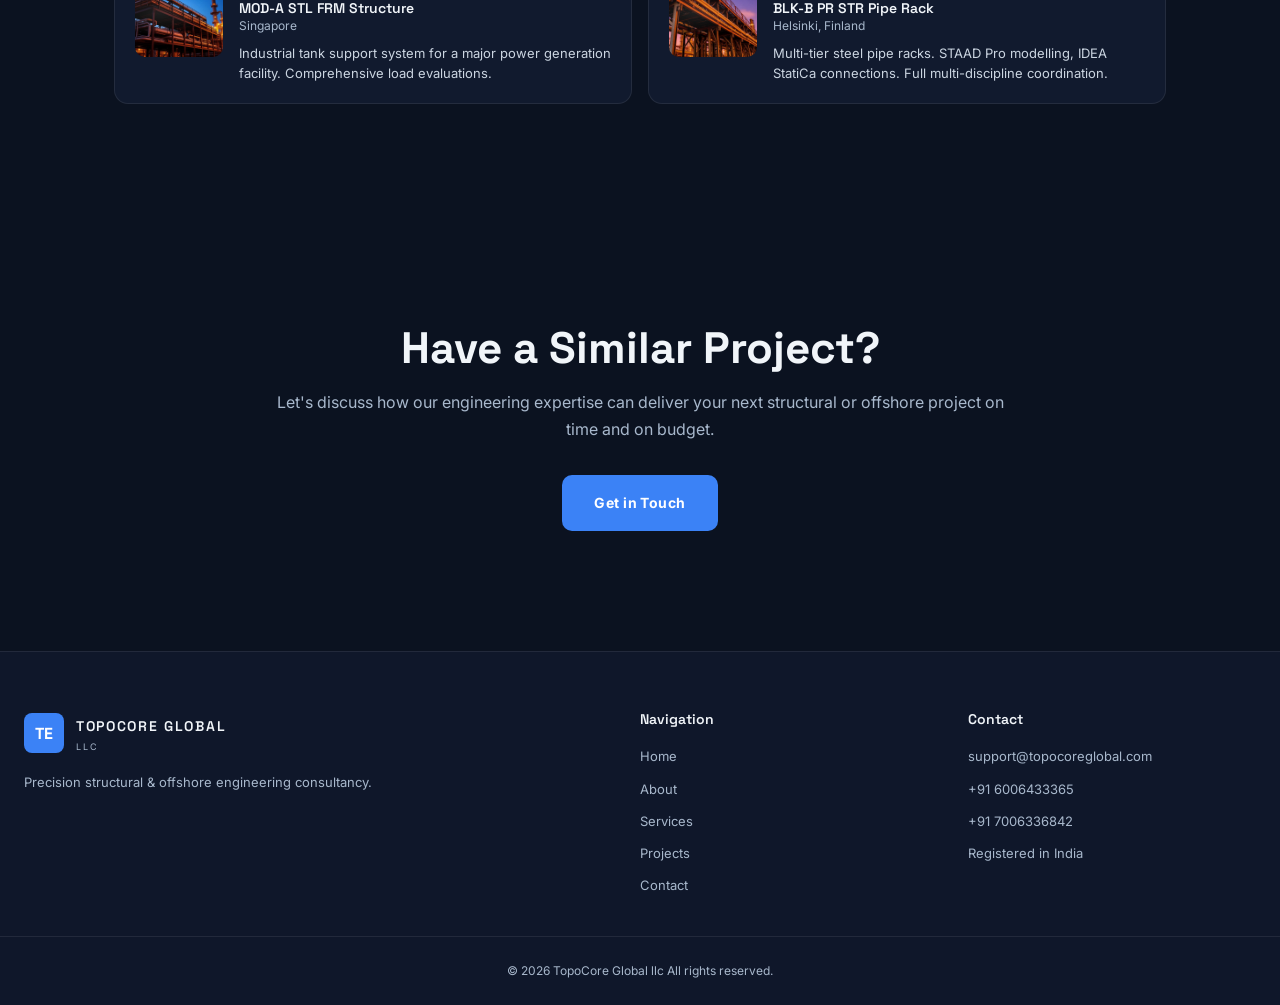
<file: projects.html>
<!DOCTYPE html>
<html lang="en">
<head>
<meta charset="UTF-8">
<meta name="viewport" content="width=device-width, initial-scale=1.0">
<title>Projects — TopoCore Global</title>
<meta name="description" content="Selected offshore and onshore project experience across Middle East, Southeast Asia, USA, and Europe.">
<link rel="stylesheet" href="assets/style.css">
</head>
<body>

<nav>
  <div class="nav-inner">
    <a href="index.html" class="logo"><div class="logo-box">TE</div><div><span class="logo-text">TOPOCORE GLOBAL</span><span class="logo-sub">Engineering</span></div></a>
    <div class="nav-links"><a href="index.html">Home</a><a href="about.html">Company</a><a href="services.html">Services</a><a href="projects.html">Projects</a><a href="quiz.html">Quiz</a><a href="game.html">Load Path Game</a><a href="career.html">Career</a><a href="contact.html">Contact</a></div>
    <a href="contact.html" class="nav-cta">Contact Us</a>
    <button class="hamburger" id="hamburger" aria-label="Menu"><span></span><span></span><span></span></button>
  </div>
  <div class="mobile-menu" id="mobile-menu"><a href="index.html">Home</a><a href="about.html">Company</a><a href="services.html">Services</a><a href="projects.html">Projects</a><a href="quiz.html">Design Quiz</a><a href="game.html">Load Path Game</a><a href="career.html">Career</a><a href="contact.html">Contact</a></div>
</nav>

<section class="page-hero">
  <div class="container-lg">
    <div class="fade-up">
      <span class="section-tag">Portfolio</span>
      <h1>Project <span class="gold">Experience</span></h1>
    </div>
  </div>
</section>

<!-- OFFSHORE BANNER -->
<div class="img-banner cloud-img-wrap" style="height:300px">
  <img src="assets/hero-offshore.jpg" alt="Offshore Platform" loading="lazy">
  <div class="img-banner-overlay"></div>
  <div class="img-banner-text">
    <h2>Offshore Excellence</h2>
    <p>Jacket platforms engineered across the world's most demanding environments</p>
  </div>
</div>

<section class="section" style="padding-top:60px">
  <div class="container-lg">
    <div class="fade-up">
      <h2 class="section-title" style="font-size:26px">Offshore Projects</h2>
      <div class="gold-line"></div>
    </div>
    <div class="projects-grid">
      <div class="project-card fade-up" style="transition-delay:0.1s">
        <div class="img-wrap cloud-img-wrap"><img src="assets/procedure-inplace.jpg" alt="BLK-B PR STR" loading="lazy"></div>
        <div class="project-info">
          <span class="project-type">Nonlinear / Seismic</span>
          <h3 class="project-name">BLK-B PR STR Offshore Platform</h3>
          <p class="project-loc">Singapore</p>
          <p class="project-desc">Time History Analysis &amp; Performance-Based Design for jacket subjected to seismic loading. Nonlinear structural analysis using ANSYS.</p>
        </div>
      </div>
      <div class="project-card fade-up" style="transition-delay:0.2s">
        <div class="img-wrap cloud-img-wrap"><img src="assets/procedure-transport.jpg" alt="Zuluf" loading="lazy"></div>
        <div class="project-info">
          <span class="project-type">Review / SACS</span>
          <h3 class="project-name">Zuluf Am Crude Platforms — Package 3</h3>
          <p class="project-loc">Arabian Gulf</p>
          <p class="project-desc">Review of SACS Analysis for 3 Jackets. Verification of in-place, fatigue, and transportation analyses per API RP2A.</p>
        </div>
      </div>
      <div class="project-card fade-up" style="transition-delay:0.3s">
        <div class="img-wrap cloud-img-wrap"><img src="assets/hero-offshore.jpg" alt="Lower Zakum" loading="lazy"></div>
        <div class="project-info">
          <span class="project-type">Full Analysis Suite</span>
          <h3 class="project-name">Lower Zakum LZ LTDP1</h3>
          <p class="project-loc">Abu Dhabi</p>
          <p class="project-desc">RP2 &amp; BST Jacket In-Place Analysis, Spectral Fatigue, Boat Impact, Cathodic Protection, and Pre-service Analysis.</p>
        </div>
      </div>
    </div>
  </div>
</section>

<hr class="divider">

<section class="section">
  <div class="container-lg">
    <div class="fade-up">
      <h2 class="section-title" style="font-size:26px">Onshore Projects</h2>
      <div class="gold-line"></div>
    </div>
    <div class="onshore-list">
      <div class="onshore-card fade-up" style="transition-delay:0.1s">
        <div class="onshore-thumb cloud-img-wrap"><img src="assets/procedure-peb.jpg" alt="UG-02 STR FRM" loading="lazy"></div>
        <div>
          <span class="onshore-code">AISC · ASCE · Seismic</span>
          <h3 class="onshore-name">UG-02 STR FRM</h3>
          <p class="onshore-loc">Oklahoma, USA</p>
          <p class="onshore-desc">Structural design of a steel industrial structure. Full member design, connection design, and drawing package.</p>
        </div>
      </div>
      <div class="onshore-card fade-up" style="transition-delay:0.2s">
        <div class="onshore-thumb cloud-img-wrap"><img src="assets/project-skid.jpg" alt="PS-05 SUP STL" loading="lazy"></div>
        <div>
          <span class="onshore-code">Tank Support · USA Codes</span>
          <h3 class="onshore-name">PS-05 SUP STL</h3>
          <p class="onshore-loc">Mill Creek, USA</p>
          <p class="onshore-desc">Tank support structure with integrated piping supports. Full structural analysis including wind, seismic, and equipment loads.</p>
        </div>
      </div>
      <div class="onshore-card fade-up" style="transition-delay:0.3s">
        <div class="onshore-thumb cloud-img-wrap"><img src="assets/procedure-piperack.jpg" alt="MOD-A STL FRM" loading="lazy"></div>
        <div>
          <span class="onshore-code">Industrial · Int'l Codes</span>
          <h3 class="onshore-name">MOD-A STL FRM Structure</h3>
          <p class="onshore-loc">Singapore</p>
          <p class="onshore-desc">Industrial tank support system for a major power generation facility. Comprehensive load evaluations.</p>
        </div>
      </div>
      <div class="onshore-card fade-up" style="transition-delay:0.4s">
        <div class="onshore-thumb cloud-img-wrap"><img src="assets/project-piperack.jpg" alt="BLK-B PR STR" loading="lazy"></div>
        <div>
          <span class="onshore-code">Pipe Rack · AISC · IDEA</span>
          <h3 class="onshore-name">BLK-B PR STR Pipe Rack</h3>
          <p class="onshore-loc">Helsinki, Finland</p>
          <p class="onshore-desc">Multi-tier steel pipe racks. STAAD Pro modelling, IDEA StatiCa connections. Full multi-discipline coordination.</p>
        </div>
      </div>
    </div>
  </div>
</section>

<!-- PARALLAX CTA -->
<section class="parallax-section">
  <div class="parallax-bg" style="background-image:url('assets/procedure-installation.jpg')"></div>
  <div class="parallax-content fade-up">
    <h2>Have a Similar Project?</h2>
    <p>Let's discuss how our engineering expertise can deliver your next structural or offshore project on time and on budget.</p>
    <a href="contact.html" class="btn-primary">Get in Touch</a>
  </div>
</section>

<footer>
  <div class="footer-grid">
    <div class="footer-brand"><div class="logo"><div class="logo-box">TE</div><div><span class="logo-text">TOPOCORE GLOBAL</span><span class="logo-sub">llc</span></div></div><p>Precision structural &amp; offshore engineering consultancy.</p></div>
    <div class="footer-col"><h4>Navigation</h4><a href="index.html">Home</a><a href="about.html">About</a><a href="services.html">Services</a><a href="projects.html">Projects</a><a href="contact.html">Contact</a></div>
    <div class="footer-col"><h4>Contact</h4><span>support@topocoreglobal.com</span><span>+91 6006433365</span><span>+91 7006336842</span><span>Registered in India</span></div>
  </div>
  <div class="footer-bottom">© 2026 TopoCore Global llc All rights reserved.</div>
</footer>
<script src="assets/main.js"></script>
</body>
</html>
</file>
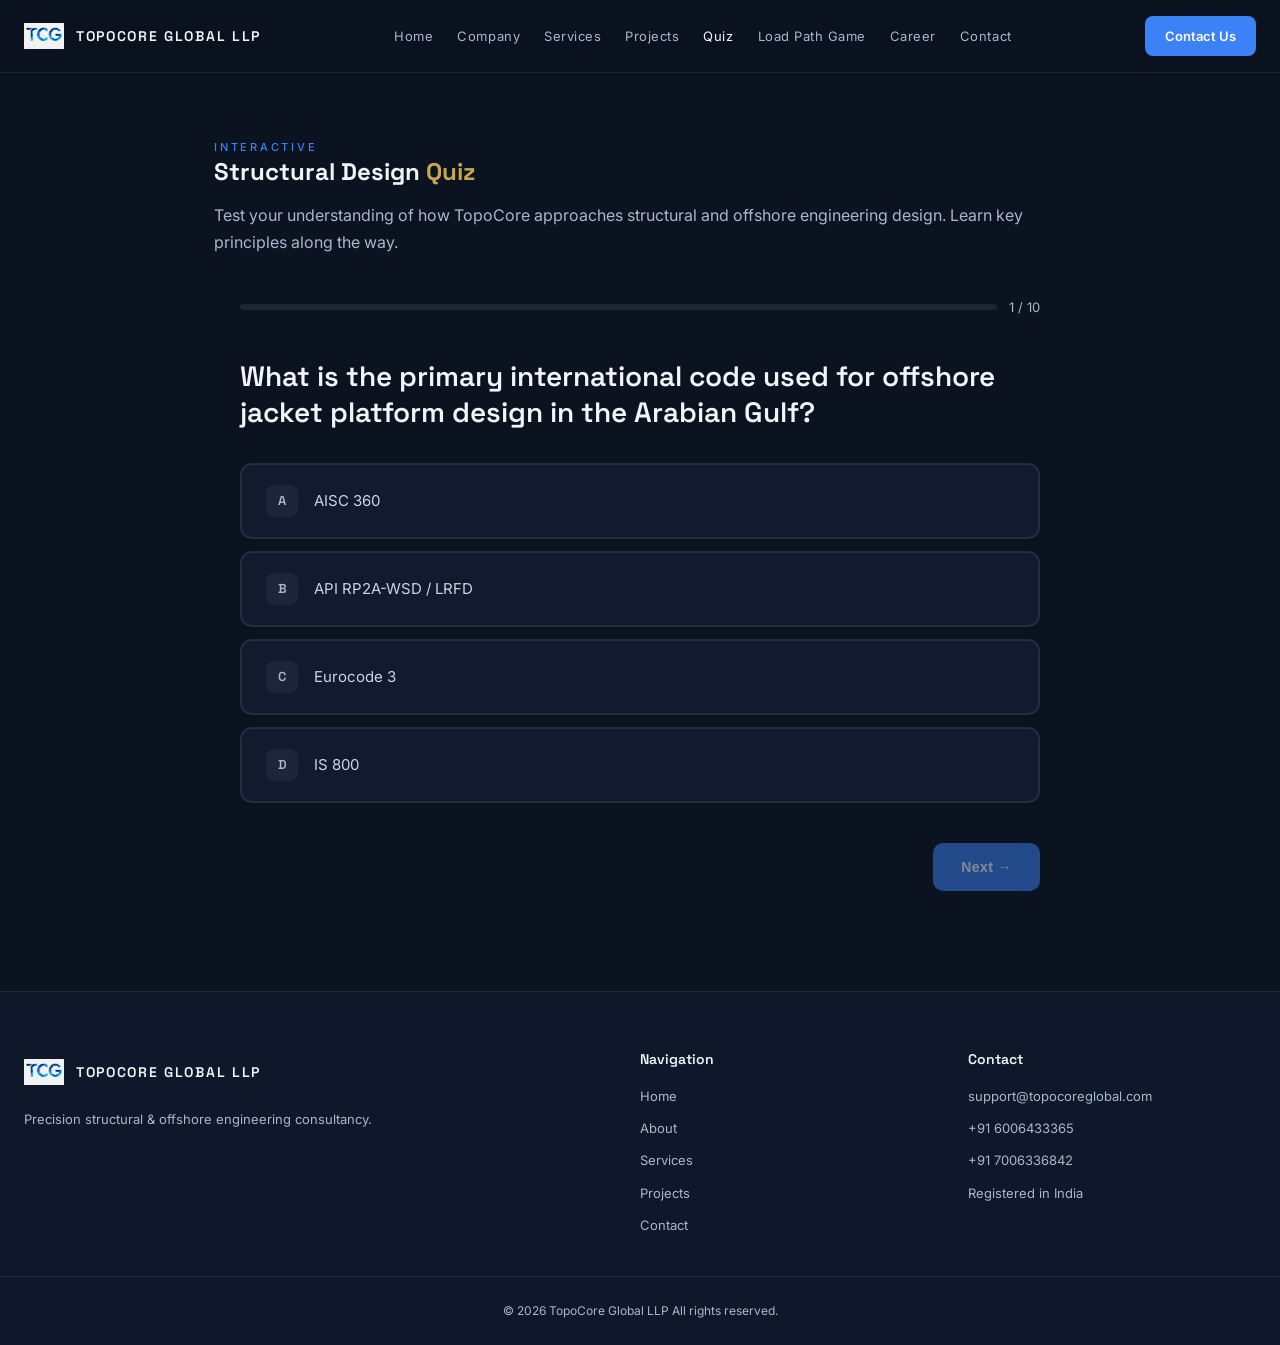
<file: quiz.html>
<!DOCTYPE html>
<html lang="en">
<head>
<meta charset="UTF-8">
<meta name="viewport" content="width=device-width, initial-scale=1.0">
<title>Design Knowledge Quiz — TopoCore Global</title>
<meta name="description" content="Test your structural and offshore engineering design knowledge with TopoCore Global's interactive quiz.">
<link rel="stylesheet" href="assets/style.css">
</head>
<body>

<nav>
  <div class="nav-inner">
    <a href="index.html" class="logo"><img src="assets/tcg-logo.png" alt="TCG Logo" style="width:40px;height:40px;object-fit:contain;border-radius:8px;"><div><span class="logo-text">TOPOCORE GLOBAL LLP</span></div></a>
    <div class="nav-links"><a href="index.html">Home</a><a href="about.html">Company</a><a href="services.html">Services</a><a href="projects.html">Projects</a><a href="quiz.html">Quiz</a><a href="game.html">Load Path Game</a><a href="career.html">Career</a><a href="contact.html">Contact</a></div>
    <a href="contact.html" class="nav-cta">Contact Us</a>
    <button class="hamburger" id="hamburger" aria-label="Menu"><span></span><span></span><span></span></button>
  </div>
  <div class="mobile-menu" id="mobile-menu"><a href="index.html">Home</a><a href="about.html">Company</a><a href="services.html">Services</a><a href="projects.html">Projects</a><a href="quiz.html">Design Quiz</a><a href="game.html">Load Path Game</a><a href="career.html">Career</a><a href="contact.html">Contact</a></div>
</nav>

<section class="page-hero">
  <div class="container-md">
    <div class="fade-up">
      <span class="section-tag">Interactive</span>
      <h1>Structural Design <span class="gold">Quiz</span></h1>
      <p style="margin-top:16px;color:var(--muted);font-size:16px">Test your understanding of how TopoCore approaches structural and offshore engineering design. Learn key principles along the way.</p>
    </div>
  </div>
</section>

<section class="section" style="padding-top:0">
  <div class="container-md">
    <div class="quiz-container" id="quiz-app">
      <!-- Quiz renders here via JS -->
    </div>
  </div>
</section>

<footer>
  <div class="footer-grid">
    <div class="footer-brand"><div class="logo"><img src="assets/tcg-logo.png" alt="TCG Logo" style="width:40px;height:40px;object-fit:contain;border-radius:8px;"><div><span class="logo-text">TOPOCORE GLOBAL LLP</span></div></div><p>Precision structural & offshore engineering consultancy.</p></div>
    <div class="footer-col"><h4>Navigation</h4><a href="index.html">Home</a><a href="about.html">About</a><a href="services.html">Services</a><a href="projects.html">Projects</a><a href="contact.html">Contact</a></div>
    <div class="footer-col"><h4>Contact</h4><span>support@topocoreglobal.com</span><span>+91 6006433365</span><span>+91 7006336842</span><span>Registered in India</span></div>
  </div>
  <div class="footer-bottom">© 2026 TopoCore Global LLP All rights reserved.</div>
</footer>

<script src="assets/main.js"></script>
<script>
const quizData = [
  {
    question: "What is the primary international code used for offshore jacket platform design in the Arabian Gulf?",
    options: ["AISC 360", "API RP2A-WSD / LRFD", "Eurocode 3", "IS 800"],
    correct: 1,
    explanation: "API RP2A (Working Stress Design or LRFD) is the primary code for fixed offshore platform design. TopoCore uses this extensively for jacket platforms in the Middle East."
  },
  {
    question: "During which phase of offshore jacket design is spectral fatigue analysis performed?",
    options: ["FEED / Concept phase", "In-Place Analysis phase", "Fatigue Assessment phase", "Transportation phase"],
    correct: 2,
    explanation: "Spectral fatigue analysis is performed during the dedicated Fatigue Assessment phase, evaluating tubular joint fatigue lives using wave scatter data, SCF calculations, and S-N curves."
  },
  {
    question: "What software tool does TopoCore primarily use for offshore jacket structural analysis?",
    options: ["ETABS", "SACS", "SAP2000", "RISA"],
    correct: 1,
    explanation: "SACS (Structural Analysis Computer System) is the industry-standard software for offshore structural analysis. TopoCore uses SACS alongside ANSYS for comprehensive jacket platform design."
  },
  {
    question: "In PEB (Pre-Engineered Building) design, which code governs wind and seismic load calculations?",
    options: ["API RP2A", "ASCE 7", "DNV-OS-C101", "BS 5950"],
    correct: 1,
    explanation: "ASCE 7 (Minimum Design Loads for Buildings) provides the standard for calculating wind, seismic, snow, and other environmental loads for onshore structures including PEB warehouses."
  },
  {
    question: "What is topology optimization in structural engineering?",
    options: [
      "Choosing the best steel grade for a structure",
      "Finding the optimal material distribution within a design space to maximize structural efficiency",
      "Optimizing the construction sequence",
      "Selecting the most economical foundation type"
    ],
    correct: 1,
    explanation: "Topology optimization finds the most efficient material layout within a given design space, subject to loads and constraints. It removes material where it's not needed, revealing the optimal load path."
  },
  {
    question: "What does 'load path' mean in structural design?",
    options: [
      "The route trucks take to deliver materials",
      "The continuous path through which forces travel from the point of application to the foundation/support",
      "The sequence of load application during construction",
      "The weight of the structure itself"
    ],
    correct: 1,
    explanation: "A load path is the continuous route through which applied forces are transferred through structural members to the supports/foundations. Understanding load paths is fundamental to safe structural design."
  },
  {
    question: "Which analysis is critical for ensuring offshore jacket joints survive the platform's design life?",
    options: ["Modal analysis", "Buckling analysis", "Fatigue analysis with S-N curves", "Thermal analysis"],
    correct: 2,
    explanation: "Fatigue analysis using S-N curves is critical for offshore jackets because cyclic wave loading can cause joints to fail well below their static capacity. TopoCore performs both spectral and deterministic fatigue assessments."
  },
  {
    question: "What tool does TopoCore use for advanced connection design in pipe racks?",
    options: ["AutoCAD", "IDEA StatiCa", "Revit", "Tekla"],
    correct: 1,
    explanation: "IDEA StatiCa is used for advanced steel connection design, including beam-column joints and base-plate connections. It provides CBFEM (Component-Based Finite Element Method) analysis for complex connections."
  },
  {
    question: "In offshore engineering, what does 'sea-fastening' refer to?",
    options: [
      "Bolting the jacket to the seabed",
      "Securing the structure to the transport barge for ocean transit",
      "Waterproofing the platform deck",
      "Installing marine growth protection"
    ],
    correct: 1,
    explanation: "Sea-fastening involves designing and installing temporary structural connections to secure the jacket and topsides to the transport barge during ocean transit, accounting for wave-induced motions and accelerations."
  },
  {
    question: "Why is code compliance (API, AISC, DNV, ISO) critical in structural engineering?",
    options: [
      "It's only required for insurance purposes",
      "It ensures structures meet minimum safety, performance, and durability requirements based on decades of research and field experience",
      "It's optional but preferred by some clients",
      "It only applies to government projects"
    ],
    correct: 1,
    explanation: "Code compliance ensures structures are designed to withstand expected loads with adequate safety margins. These codes represent collective engineering knowledge from research, testing, and lessons learned from structural failures. TopoCore maintains 100% code compliance across all projects."
  }
];

let currentQ = 0;
let answers = new Array(quizData.length).fill(-1);
const app = document.getElementById('quiz-app');

function renderQuestion(){
  const q = quizData[currentQ];
  const pct = ((currentQ) / quizData.length * 100).toFixed(0);
  const letters = ['A','B','C','D'];
  
  app.innerHTML = `
    <div class="quiz-progress">
      <div class="quiz-progress-bar"><div class="quiz-progress-fill" style="width:${pct}%"></div></div>
      <div class="quiz-progress-text">${currentQ + 1} / ${quizData.length}</div>
    </div>
    <div class="quiz-question">${q.question}</div>
    <div class="quiz-options">
      ${q.options.map((opt, i) => `
        <div class="quiz-option ${answers[currentQ] === i ? 'selected' : ''}" onclick="selectOption(${i})">
          <span class="quiz-option-letter">${letters[i]}</span>
          <span>${opt}</span>
        </div>
      `).join('')}
    </div>
    <div class="quiz-nav">
      <button class="btn-outline" onclick="prevQ()" ${currentQ === 0 ? 'style="visibility:hidden"' : ''}>← Previous</button>
      ${currentQ < quizData.length - 1 
        ? `<button class="btn-primary" onclick="nextQ()" ${answers[currentQ] === -1 ? 'style="opacity:0.5"' : ''}>Next →</button>`
        : `<button class="btn-primary" onclick="showResults()" ${answers[currentQ] === -1 ? 'style="opacity:0.5"' : ''}>See Results</button>`
      }
    </div>
  `;
}

window.selectOption = function(i){
  answers[currentQ] = i;
  renderQuestion();
};

window.nextQ = function(){
  if(answers[currentQ] === -1) return;
  currentQ++;
  renderQuestion();
};

window.prevQ = function(){
  if(currentQ > 0){ currentQ--; renderQuestion(); }
};

window.showResults = function(){
  if(answers[currentQ] === -1) return;
  let score = 0;
  answers.forEach((a, i) => { if(a === quizData[i].correct) score++; });
  
  const pctScore = Math.round(score / quizData.length * 100);
  let grade = 'Beginner';
  if(pctScore >= 90) grade = 'Expert Engineer';
  else if(pctScore >= 70) grade = 'Senior Engineer';
  else if(pctScore >= 50) grade = 'Junior Engineer';

  let summaryHTML = quizData.map((q, i) => {
    const isCorrect = answers[i] === q.correct;
    return `
      <div class="quiz-summary-item">
        <h4>Q${i+1}: ${q.question}</h4>
        <p>Your answer: <span class="${isCorrect ? 'correct' : 'wrong'}">${q.options[answers[i]]}</span>
        ${!isCorrect ? ` — Correct: <span class="correct">${q.options[q.correct]}</span>` : ' ✓'}</p>
        <p style="margin-top:8px">${q.explanation}</p>
      </div>
    `;
  }).join('');

  app.innerHTML = `
    <div class="quiz-result">
      <h2>Quiz Results</h2>
      <div class="quiz-score">
        <div class="quiz-score-num">${score}/${quizData.length}</div>
        <div class="quiz-score-label"><strong>${grade}</strong>You scored ${pctScore}% — ${score} out of ${quizData.length} correct</div>
      </div>
      ${summaryHTML}
      <div class="quiz-key-points">
        <h3>🔑 Key Design Principles to Remember</h3>
        <ul>
          <li><strong>Load Path Continuity</strong> — Every structure must have a clear, continuous load path from the point of load application to the foundation.</li>
          <li><strong>Code Compliance is Non-Negotiable</strong> — API, AISC, ASCE, DNV, and ISO codes represent decades of engineering wisdom and must be followed.</li>
          <li><strong>Fatigue Governs Offshore Design</strong> — Cyclic wave loading means fatigue analysis (spectral + deterministic) is often the controlling design criterion.</li>
          <li><strong>Software is a Tool, Not a Solution</strong> — SACS, ANSYS, IDEA StatiCa are powerful tools, but engineering judgment is irreplaceable.</li>
          <li><strong>Full Lifecycle Thinking</strong> — Design must consider every phase: FEED, in-place, fatigue, transport, installation, and decommissioning.</li>
          <li><strong>Topology Optimization</strong> — Removing material where it's not structurally needed leads to lighter, more efficient, and more sustainable designs.</li>
          <li><strong>Connection Design Matters</strong> — Most structural failures occur at connections. Proper detailing using tools like IDEA StatiCa is critical.</li>
        </ul>
      </div>
      <div style="text-align:center;margin-top:32px">
        <button class="btn-primary" onclick="resetQuiz()">Retake Quiz</button>
        <a href="game.html" class="btn-outline" style="margin-left:12px">Try Load Path Game →</a>
      </div>
    </div>
  `;
};

window.resetQuiz = function(){
  currentQ = 0;
  answers = new Array(quizData.length).fill(-1);
  renderQuestion();
  window.scrollTo({top: 0, behavior:'smooth'});
};

renderQuestion();
</script>
</body>
</html>
</file>
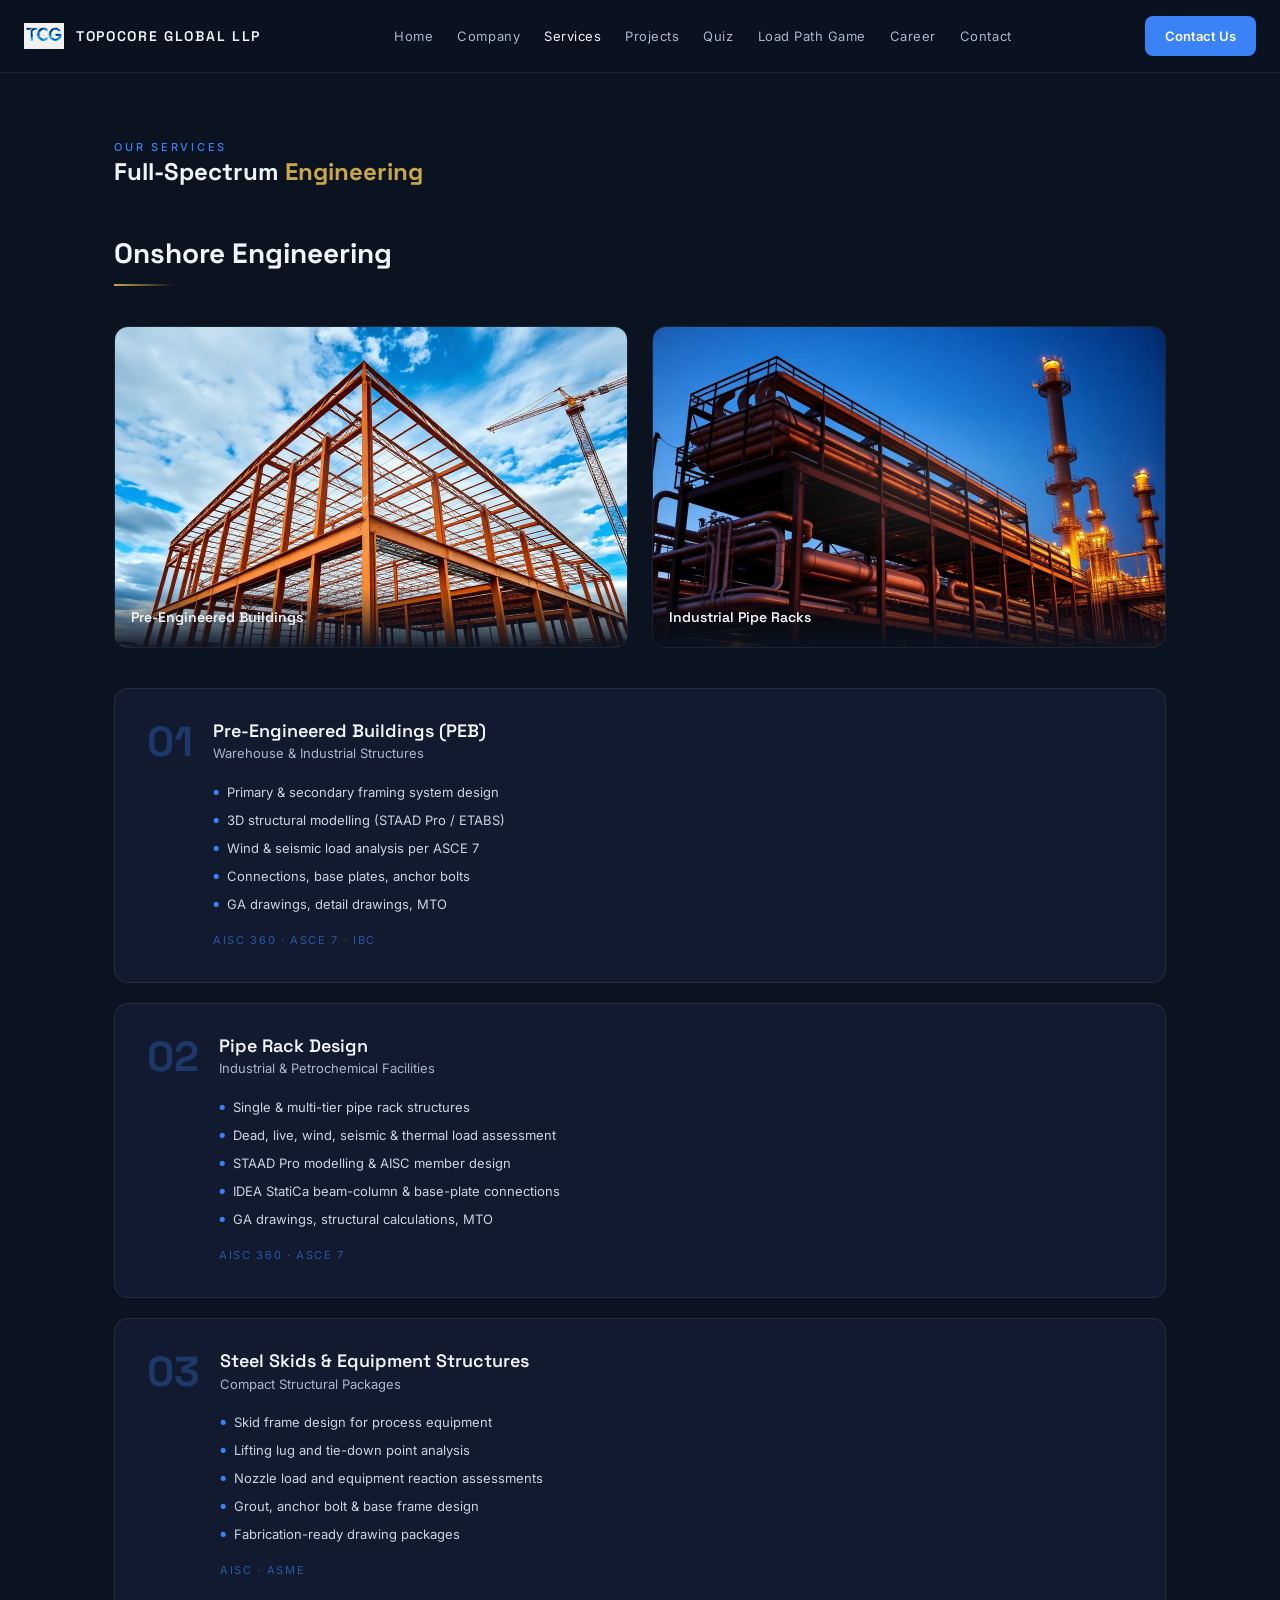
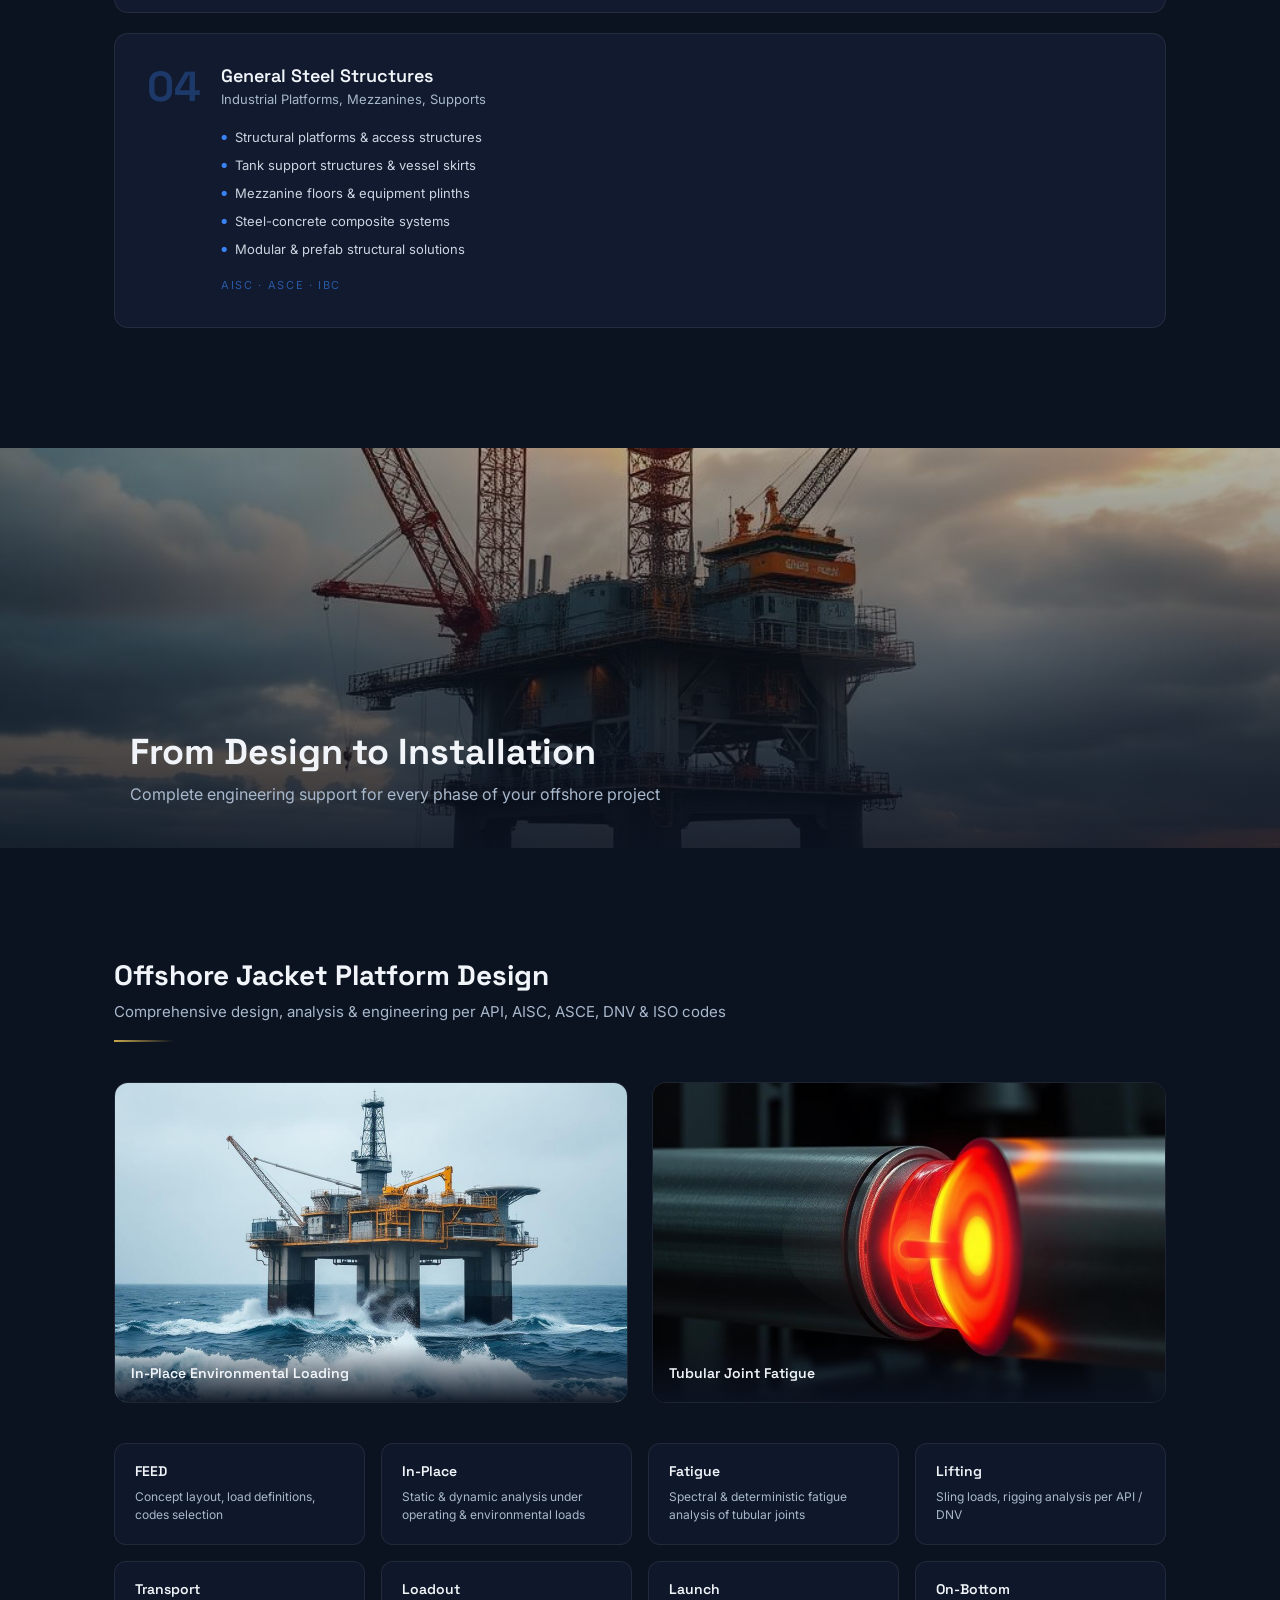
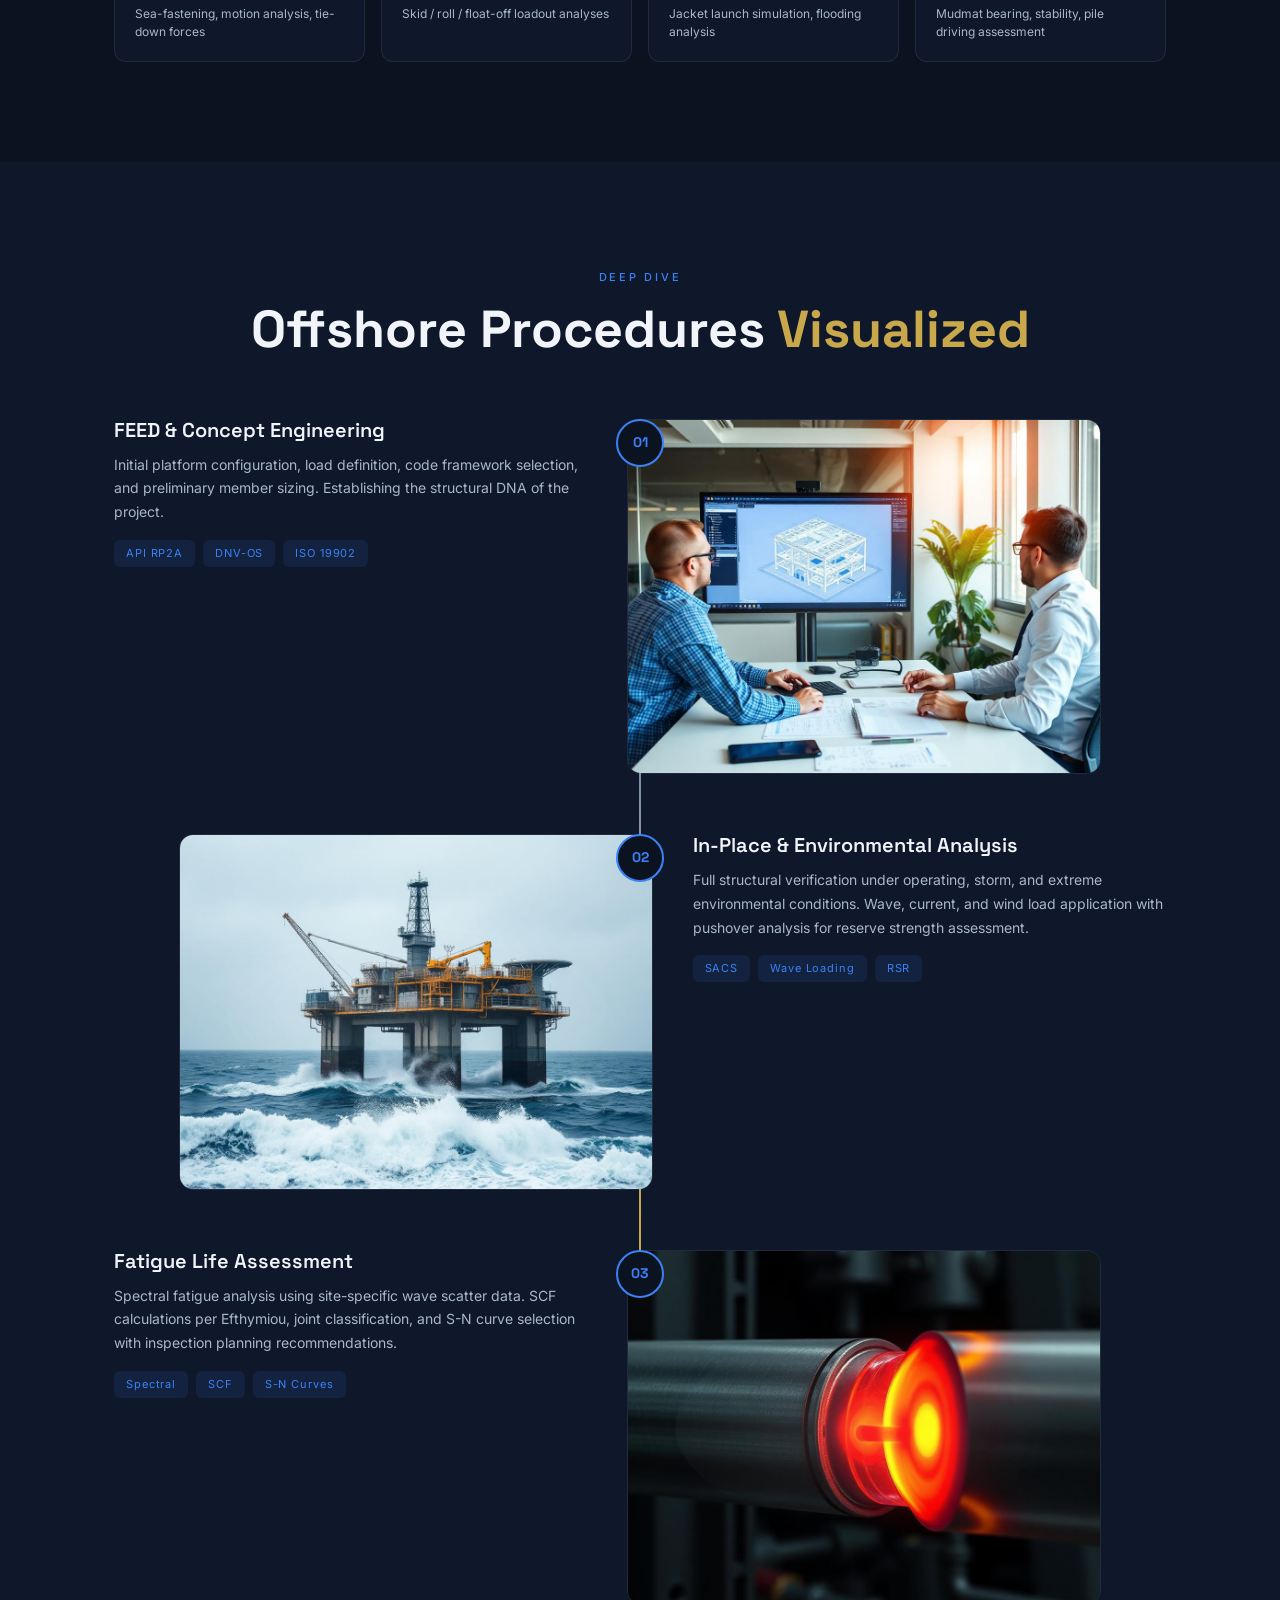
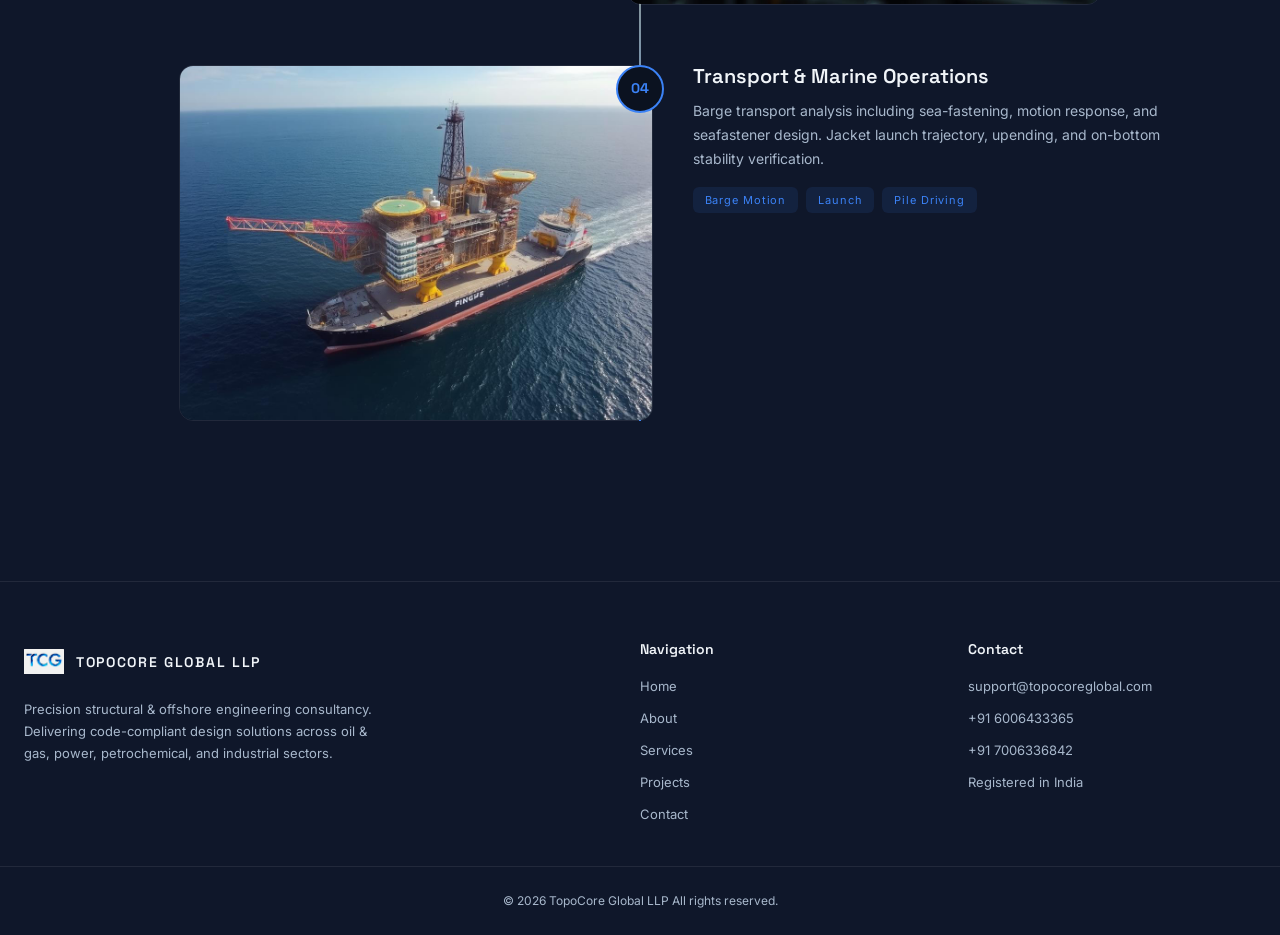
<file: services.html>
<!DOCTYPE html>
<html lang="en">
<head>
<meta charset="UTF-8">
<meta name="viewport" content="width=device-width, initial-scale=1.0">
<title>Services — TopoCore Engineering</title>
<meta name="description" content="Full-spectrum structural design for onshore and offshore applications including PEB, pipe racks, steel skids, and offshore jacket platforms.">
<link rel="stylesheet" href="assets/style.css">
</head>
<body>

<nav>
  <div class="nav-inner">
    <a href="index.html" class="logo">
      <img src="assets/tcg-logo.png" alt="TCG Logo" style="width:40px;height:40px;object-fit:contain;border-radius:8px;">
      <div><span class="logo-text">TOPOCORE GLOBAL LLP</span></div>
    </a>
    <div class="nav-links">
      <a href="index.html">Home</a>
      <a href="about.html">Company</a>
      <a href="services.html">Services</a>
      <a href="projects.html">Projects</a>
      <a href="quiz.html">Quiz</a>
      <a href="game.html">Load Path Game</a>
      <a href="career.html">Career</a>
      <a href="contact.html">Contact</a>
    </div>
    <a href="contact.html" class="nav-cta">Contact Us</a>
    <button class="hamburger" id="hamburger" aria-label="Menu"><span></span><span></span><span></span></button>
  </div>
  <div class="mobile-menu" id="mobile-menu">
    <a href="index.html">Home</a><a href="about.html">Company</a><a href="services.html">Services</a><a href="projects.html">Projects</a><a href="quiz.html">Design Quiz</a><a href="game.html">Load Path Game</a><a href="career.html">Career</a><a href="contact.html">Contact</a>
  </div>
</nav>

<section class="page-hero">
  <div class="container-lg">
    <div class="fade-up">
      <span class="section-tag">Our Services</span>
      <h1>Full-Spectrum <span class="gold">Engineering</span></h1>
    </div>
  </div>
</section>

<section class="section" style="padding-top:0">
  <div class="container-lg">
    <div class="fade-up">
      <h2 class="section-title" style="font-size:28px">Onshore Engineering</h2>
      <div class="gold-line"></div>
    </div>

    <!-- Visual images for onshore services -->
    <div class="service-img-section fade-up">
      <div class="service-img-card cloud-img-wrap">
        <img src="assets/procedure-peb.jpg" alt="PEB Structure" loading="lazy">
        <div class="service-img-label"><span>Pre-Engineered Buildings</span></div>
      </div>
      <div class="service-img-card cloud-img-wrap">
        <img src="assets/procedure-piperack.jpg" alt="Pipe Rack" loading="lazy">
        <div class="service-img-label"><span>Industrial Pipe Racks</span></div>
      </div>
    </div>

    <div style="margin-top:20px">
      <div class="service-detail fade-up" style="transition-delay:0.1s">
        <div style="display:flex;gap:20px;align-items:flex-start">
          <span class="service-num">01</span>
          <div style="flex:1">
            <h3>Pre-Engineered Buildings (PEB)</h3>
            <p class="sub">Warehouse &amp; Industrial Structures</p>
            <ul class="service-items">
              <li>Primary &amp; secondary framing system design</li>
              <li>3D structural modelling (STAAD Pro / ETABS)</li>
              <li>Wind &amp; seismic load analysis per ASCE 7</li>
              <li>Connections, base plates, anchor bolts</li>
              <li>GA drawings, detail drawings, MTO</li>
            </ul>
            <p class="service-codes">AISC 360 · ASCE 7 · IBC</p>
          </div>
        </div>
      </div>
      <div class="service-detail fade-up" style="transition-delay:0.15s">
        <div style="display:flex;gap:20px;align-items:flex-start">
          <span class="service-num">02</span>
          <div style="flex:1">
            <h3>Pipe Rack Design</h3>
            <p class="sub">Industrial &amp; Petrochemical Facilities</p>
            <ul class="service-items">
              <li>Single &amp; multi-tier pipe rack structures</li>
              <li>Dead, live, wind, seismic &amp; thermal load assessment</li>
              <li>STAAD Pro modelling &amp; AISC member design</li>
              <li>IDEA StatiCa beam-column &amp; base-plate connections</li>
              <li>GA drawings, structural calculations, MTO</li>
            </ul>
            <p class="service-codes">AISC 360 · ASCE 7</p>
          </div>
        </div>
      </div>
      <div class="service-detail fade-up" style="transition-delay:0.2s">
        <div style="display:flex;gap:20px;align-items:flex-start">
          <span class="service-num">03</span>
          <div style="flex:1">
            <h3>Steel Skids &amp; Equipment Structures</h3>
            <p class="sub">Compact Structural Packages</p>
            <ul class="service-items">
              <li>Skid frame design for process equipment</li>
              <li>Lifting lug and tie-down point analysis</li>
              <li>Nozzle load and equipment reaction assessments</li>
              <li>Grout, anchor bolt &amp; base frame design</li>
              <li>Fabrication-ready drawing packages</li>
            </ul>
            <p class="service-codes">AISC · ASME</p>
          </div>
        </div>
      </div>
      <div class="service-detail fade-up" style="transition-delay:0.25s">
        <div style="display:flex;gap:20px;align-items:flex-start">
          <span class="service-num">04</span>
          <div style="flex:1">
            <h3>General Steel Structures</h3>
            <p class="sub">Industrial Platforms, Mezzanines, Supports</p>
            <ul class="service-items">
              <li>Structural platforms &amp; access structures</li>
              <li>Tank support structures &amp; vessel skirts</li>
              <li>Mezzanine floors &amp; equipment plinths</li>
              <li>Steel-concrete composite systems</li>
              <li>Modular &amp; prefab structural solutions</li>
            </ul>
            <p class="service-codes">AISC · ASCE · IBC</p>
          </div>
        </div>
      </div>
    </div>
  </div>
</section>

<!-- FULL-WIDTH IMAGE BREAK -->
<div class="img-banner cloud-img-wrap">
  <img src="assets/procedure-installation.jpg" alt="Offshore Operations" loading="lazy">
  <div class="img-banner-overlay"></div>
  <div class="img-banner-text">
    <h2>From Design to Installation</h2>
    <p>Complete engineering support for every phase of your offshore project</p>
  </div>
</div>

<section class="section">
  <div class="container-lg">
    <div class="fade-up">
      <h2 class="section-title" style="font-size:28px">Offshore Jacket Platform Design</h2>
      <p style="color:var(--muted);margin-top:8px;font-size:15px">Comprehensive design, analysis &amp; engineering per API, AISC, ASCE, DNV &amp; ISO codes</p>
      <div class="gold-line"></div>
    </div>

    <!-- Offshore visual images -->
    <div class="service-img-section fade-up" style="margin-top:40px">
      <div class="service-img-card cloud-img-wrap">
        <img src="assets/procedure-inplace.jpg" alt="In-Place Analysis" loading="lazy">
        <div class="service-img-label"><span>In-Place Environmental Loading</span></div>
      </div>
      <div class="service-img-card cloud-img-wrap">
        <img src="assets/procedure-fatigue.jpg" alt="Fatigue Assessment" loading="lazy">
        <div class="service-img-label"><span>Tubular Joint Fatigue</span></div>
      </div>
    </div>

    <div class="offshore-grid">
      <div class="offshore-phase fade-up" style="transition-delay:0.05s"><h4>FEED</h4><p>Concept layout, load definitions, codes selection</p></div>
      <div class="offshore-phase fade-up" style="transition-delay:0.1s"><h4>In-Place</h4><p>Static &amp; dynamic analysis under operating &amp; environmental loads</p></div>
      <div class="offshore-phase fade-up" style="transition-delay:0.15s"><h4>Fatigue</h4><p>Spectral &amp; deterministic fatigue analysis of tubular joints</p></div>
      <div class="offshore-phase fade-up" style="transition-delay:0.2s"><h4>Lifting</h4><p>Sling loads, rigging analysis per API / DNV</p></div>
      <div class="offshore-phase fade-up" style="transition-delay:0.25s"><h4>Transport</h4><p>Sea-fastening, motion analysis, tie-down forces</p></div>
      <div class="offshore-phase fade-up" style="transition-delay:0.3s"><h4>Loadout</h4><p>Skid / roll / float-off loadout analyses</p></div>
      <div class="offshore-phase fade-up" style="transition-delay:0.35s"><h4>Launch</h4><p>Jacket launch simulation, flooding analysis</p></div>
      <div class="offshore-phase fade-up" style="transition-delay:0.4s"><h4>On-Bottom</h4><p>Mudmat bearing, stability, pile driving assessment</p></div>
    </div>
  </div>
</section>

<!-- DETAILED PROCEDURE VISUALS -->
<section class="procedure-section">
  <div class="container-lg">
    <div class="fade-up" style="text-align:center">
      <span class="section-tag">Deep Dive</span>
      <h2 class="section-title">Offshore Procedures <span class="gold">Visualized</span></h2>
    </div>
    <div class="procedure-timeline">
      <div class="procedure-item fade-up" data-step="01">
        <div class="procedure-content">
          <h3>FEED &amp; Concept Engineering</h3>
          <p>Initial platform configuration, load definition, code framework selection, and preliminary member sizing. Establishing the structural DNA of the project.</p>
          <div class="proc-tags"><span class="proc-tag">API RP2A</span><span class="proc-tag">DNV-OS</span><span class="proc-tag">ISO 19902</span></div>
        </div>
        <div class="procedure-image cloud-img-wrap"><img src="assets/procedure-feed.jpg" alt="FEED" loading="lazy"></div>
      </div>
      <div class="procedure-item fade-up" data-step="02">
        <div class="procedure-content">
          <h3>In-Place &amp; Environmental Analysis</h3>
          <p>Full structural verification under operating, storm, and extreme environmental conditions. Wave, current, and wind load application with pushover analysis for reserve strength assessment.</p>
          <div class="proc-tags"><span class="proc-tag">SACS</span><span class="proc-tag">Wave Loading</span><span class="proc-tag">RSR</span></div>
        </div>
        <div class="procedure-image cloud-img-wrap"><img src="assets/procedure-inplace.jpg" alt="In-Place" loading="lazy"></div>
      </div>
      <div class="procedure-item fade-up" data-step="03">
        <div class="procedure-content">
          <h3>Fatigue Life Assessment</h3>
          <p>Spectral fatigue analysis using site-specific wave scatter data. SCF calculations per Efthymiou, joint classification, and S-N curve selection with inspection planning recommendations.</p>
          <div class="proc-tags"><span class="proc-tag">Spectral</span><span class="proc-tag">SCF</span><span class="proc-tag">S-N Curves</span></div>
        </div>
        <div class="procedure-image cloud-img-wrap"><img src="assets/procedure-fatigue.jpg" alt="Fatigue" loading="lazy"></div>
      </div>
      <div class="procedure-item fade-up" data-step="04">
        <div class="procedure-content">
          <h3>Transport &amp; Marine Operations</h3>
          <p>Barge transport analysis including sea-fastening, motion response, and seafastener design. Jacket launch trajectory, upending, and on-bottom stability verification.</p>
          <div class="proc-tags"><span class="proc-tag">Barge Motion</span><span class="proc-tag">Launch</span><span class="proc-tag">Pile Driving</span></div>
        </div>
        <div class="procedure-image cloud-img-wrap"><img src="assets/procedure-transport.jpg" alt="Transport" loading="lazy"></div>
      </div>
    </div>
  </div>
</section>

<footer>
  <div class="footer-grid">
    <div class="footer-brand">
      <div class="logo"><img src="assets/tcg-logo.png" alt="TCG Logo" style="width:40px;height:40px;object-fit:contain;border-radius:8px;"><div><span class="logo-text">TOPOCORE GLOBAL LLP</span></div></div>
      <p>Precision structural &amp; offshore engineering consultancy. Delivering code-compliant design solutions across oil &amp; gas, power, petrochemical, and industrial sectors.</p>
    </div>
    <div class="footer-col"><h4>Navigation</h4><a href="index.html">Home</a><a href="about.html">About</a><a href="services.html">Services</a><a href="projects.html">Projects</a><a href="contact.html">Contact</a></div>
    <div class="footer-col"><h4>Contact</h4><span>support@topocoreglobal.com</span><span>+91 6006433365</span><span>+91 7006336842</span><span>Registered in India</span></div>
  </div>
  <div class="footer-bottom">© 2026 TopoCore Global LLP All rights reserved.</div>
</footer>
<script src="assets/main.js"></script>
</body>
</html>
</file>
<file: assets/style.css>
@import url('https://fonts.googleapis.com/css2?family=Space+Grotesk:wght@300;400;500;600;700&family=Inter:wght@300;400;500;600&display=swap');

*,*::before,*::after{box-sizing:border-box;margin:0;padding:0}
:root{
  --bg:#0b1220;--bg2:#0f172a;--bg3:#152033;
  --card:#111a2e;--border:rgba(255,255,255,0.08);--border2:rgba(255,255,255,0.15);
  --primary:#3b82f6;--primary2:#2563eb;--gold:#c9a84c;
  --fg:#f1f5f9;--muted:#a8b8cc;--surf:#cbd5e1;
  --nav-height:72px;
}
html{scroll-behavior:smooth}
body{background:var(--bg);color:var(--fg);font-family:'Inter',sans-serif;font-size:16px;line-height:1.7;min-height:100vh;overflow-x:hidden}
h1,h2,h3,h4{font-family:'Space Grotesk',sans-serif;line-height:1.1}
a{text-decoration:none;color:inherit}
img{max-width:100%;display:block}

/* NAV */
nav{position:fixed;top:0;left:0;right:0;z-index:100;background:rgba(11,18,32,0.85);backdrop-filter:blur(20px);border-bottom:1px solid var(--border)}
.nav-inner{max-width:1280px;margin:0 auto;padding:0 24px;height:var(--nav-height);display:flex;align-items:center;justify-content:space-between}
.logo{display:flex;align-items:center;gap:12px}
.logo-box{width:40px;height:40px;border-radius:8px;background:var(--primary);display:flex;align-items:center;justify-content:center;font-family:'Space Grotesk',sans-serif;font-weight:700;font-size:16px;color:#ffffff}
.logo-text{font-family:'Space Grotesk',sans-serif;font-weight:600;font-size:14px;letter-spacing:0.12em;color:var(--fg)}
.logo-sub{display:block;font-size:9px;letter-spacing:0.22em;text-transform:uppercase;color:var(--muted)}
.nav-links{display:flex;gap:24px;align-items:center}
.nav-links a{font-size:13px;letter-spacing:0.04em;color:var(--muted);transition:color 0.2s}
.nav-links a:hover,.nav-links a.active{color:var(--fg)}
.nav-cta{height:40px;padding:0 20px;border-radius:8px;background:var(--primary);color:#ffffff;font-weight:600;font-size:13px;display:inline-flex;align-items:center;transition:opacity 0.2s;white-space:nowrap}
.nav-cta:hover{opacity:0.85}
.hamburger{display:none;flex-direction:column;gap:5px;padding:8px;cursor:pointer;background:none;border:none}
.hamburger span{display:block;width:24px;height:2px;background:var(--fg);transition:all 0.3s;border-radius:2px}
.hamburger.active span:nth-child(1){transform:rotate(45deg) translate(5px,5px)}
.hamburger.active span:nth-child(2){opacity:0}
.hamburger.active span:nth-child(3){transform:rotate(-45deg) translate(5px,-5px)}
.mobile-menu{display:none;background:rgba(11,18,32,0.97);border-top:1px solid var(--border);padding:20px 24px;flex-direction:column;gap:16px;position:fixed;top:var(--nav-height);left:0;right:0;z-index:99}
.mobile-menu a{font-size:15px;color:var(--muted);padding:8px 0;border-bottom:1px solid var(--border);transition:color 0.2s}
.mobile-menu a:last-child{border-bottom:none}
.mobile-menu a:hover{color:var(--primary)}
.mobile-menu.open{display:flex}

/* ========== HERO — FIXED FOR ALL RESOLUTIONS ========== */
.hero{position:relative;min-height:100vh;min-height:100dvh;display:flex;align-items:center;padding-top:calc(var(--nav-height) + 40px);padding-bottom:80px;overflow:hidden}
.hero-bg{position:absolute;inset:0;background:linear-gradient(135deg,#0a1226 0%,#0f1a33 50%,#070d1c 100%)}
.hero-bg-image{position:absolute;inset:0;background:url('hero-offshore.jpg') center/cover no-repeat;opacity:0.25;animation:heroZoom 30s ease-in-out infinite alternate}
@keyframes heroZoom{0%{transform:scale(1)}100%{transform:scale(1.1)}}
.hero-pattern{position:absolute;inset:0;opacity:0.03;background-image:repeating-linear-gradient(0deg,transparent,transparent 60px,rgba(255,255,255,0.5) 60px,rgba(255,255,255,0.5) 61px),repeating-linear-gradient(90deg,transparent,transparent 60px,rgba(255,255,255,0.5) 60px,rgba(255,255,255,0.5) 61px)}
.hero-glow{position:absolute;top:20%;left:10%;width:600px;height:600px;background:radial-gradient(circle,rgba(59,130,246,0.08) 0%,transparent 70%);pointer-events:none;animation:glowPulse 6s ease-in-out infinite alternate}
.hero-glow-2{position:absolute;bottom:10%;right:5%;width:500px;height:500px;background:radial-gradient(circle,rgba(201,168,76,0.06) 0%,transparent 70%);pointer-events:none;animation:glowPulse 8s ease-in-out infinite alternate-reverse}
@keyframes glowPulse{0%{opacity:0.5;transform:scale(1)}100%{opacity:1;transform:scale(1.2)}}
#particles-canvas{position:absolute;inset:0;z-index:1;pointer-events:none}
.hero-content{position:relative;z-index:2;max-width:1280px;margin:0 auto;padding:0 24px;width:100%}
.hero h1{font-size:clamp(32px,6vw,88px);font-weight:700;letter-spacing:-0.03em;max-width:900px;line-height:1.08}
.hero h1 .accent{color:var(--primary);background:linear-gradient(135deg,var(--primary),var(--gold));-webkit-background-clip:text;-webkit-text-fill-color:transparent;background-clip:text}
.hero-sub{color:var(--muted);font-size:clamp(14px,2.5vw,18px);margin-top:24px;max-width:600px;line-height:1.7}
.hero-btns{display:flex;gap:16px;margin-top:40px;flex-wrap:wrap}
.btn-primary{height:56px;padding:0 32px;border-radius:10px;background:var(--primary);color:#ffffff;font-weight:700;font-size:14px;letter-spacing:0.03em;display:inline-flex;align-items:center;justify-content:center;transition:all 0.3s;position:relative;overflow:hidden;border:none;cursor:pointer;text-decoration:none}
.btn-primary::after{content:'';position:absolute;inset:0;background:linear-gradient(90deg,transparent,rgba(255,255,255,0.2),transparent);transform:translateX(-100%);transition:transform 0.6s}
.btn-primary:hover::after{transform:translateX(100%)}
.btn-primary:hover{box-shadow:0 0 30px rgba(59,130,246,0.3)}
.btn-outline{height:56px;padding:0 32px;border-radius:10px;border:1px solid var(--border2);color:var(--fg);font-weight:600;font-size:14px;display:inline-flex;align-items:center;justify-content:center;gap:8px;transition:all 0.3s;background:transparent;text-decoration:none}
.btn-outline:hover{background:rgba(255,255,255,0.05);border-color:var(--primary)}
.scroll-indicator{position:absolute;bottom:40px;left:50%;transform:translateX(-50%);z-index:2;display:flex;flex-direction:column;align-items:center;gap:8px}
.scroll-dot{width:24px;height:40px;border:2px solid rgba(255,255,255,0.2);border-radius:12px;display:flex;justify-content:center;padding-top:8px}
.scroll-dot::after{content:'';width:4px;height:8px;background:rgba(255,255,255,0.3);border-radius:2px;animation:scrollBounce 2s infinite}
@keyframes scrollBounce{0%,100%{transform:translateY(0);opacity:1}50%{transform:translateY(8px);opacity:0.3}}

/* HERO BADGE */
.hero-badge{display:inline-flex;align-items:center;gap:8px;padding:8px 16px;border-radius:100px;background:rgba(59,130,246,0.1);border:1px solid rgba(59,130,246,0.2);margin-bottom:24px;font-size:12px;color:var(--primary);letter-spacing:0.1em;text-transform:uppercase;font-weight:500}
.hero-badge .pulse{width:8px;height:8px;border-radius:50%;background:var(--primary);animation:badgePulse 2s infinite}
@keyframes badgePulse{0%,100%{opacity:1;transform:scale(1)}50%{opacity:0.5;transform:scale(1.3)}}

/* CLOUD OVERLAY */
.cloud-img-wrap{position:relative;overflow:hidden}
.cloud-img-wrap::after{content:'';position:absolute;inset:0;background:url("data:image/svg+xml,%3Csvg xmlns='http://www.w3.org/2000/svg' viewBox='0 0 1200 600'%3E%3Cdefs%3E%3CradialGradient id='c1' cx='30%25' cy='50%25' r='40%25'%3E%3Cstop offset='0' stop-color='white' stop-opacity='0.18'/%3E%3Cstop offset='1' stop-color='white' stop-opacity='0'/%3E%3C/radialGradient%3E%3CradialGradient id='c2' cx='70%25' cy='40%25' r='35%25'%3E%3Cstop offset='0' stop-color='white' stop-opacity='0.12'/%3E%3Cstop offset='1' stop-color='white' stop-opacity='0'/%3E%3C/radialGradient%3E%3C/defs%3E%3Cellipse fill='url(%23c1)' cx='360' cy='300' rx='480' ry='200'/%3E%3Cellipse fill='url(%23c2)' cx='840' cy='240' rx='400' ry='180'/%3E%3C/svg%3E") repeat-x;background-size:200% 100%;animation:cloudDrift 20s linear infinite;pointer-events:none;z-index:2;opacity:0.7}
@keyframes cloudDrift{0%{background-position:0 0}100%{background-position:200% 0}}

/* STATS */
.stats{padding:80px 0;border-top:1px solid var(--border);border-bottom:1px solid var(--border);position:relative}
.stats::before{content:'';position:absolute;inset:0;background:linear-gradient(90deg,transparent,rgba(59,130,246,0.03),transparent);pointer-events:none}
.stats-grid{max-width:1280px;margin:0 auto;padding:0 24px;display:grid;grid-template-columns:repeat(4,1fr);gap:32px}
.stat-item{text-align:center;position:relative}
.stat-item::after{content:'';position:absolute;right:0;top:20%;height:60%;width:1px;background:var(--border)}
.stat-item:last-child::after{display:none}
.stat-num{font-family:'Space Grotesk',sans-serif;font-size:clamp(36px,5vw,56px);font-weight:700;color:var(--primary)}
.stat-label{color:var(--muted);font-size:13px;letter-spacing:0.05em;margin-top:8px}

/* SECTIONS */
.section{padding:100px 0}
.container{max-width:1280px;margin:0 auto;padding:0 24px}
.container-md{max-width:900px;margin:0 auto;padding:0 24px}
.container-lg{max-width:1100px;margin:0 auto;padding:0 24px}
.section-tag{color:var(--primary);font-size:11px;letter-spacing:0.25em;text-transform:uppercase;font-weight:500}
.section-title{font-size:clamp(28px,5vw,52px);font-weight:700;margin-top:12px;color:var(--fg)}
.section-title .gold{color:var(--gold)}
.gold{color:var(--gold)}
.gold-line{width:60px;height:2px;background:linear-gradient(90deg,var(--gold),transparent);margin-top:16px}

/* CARDS */
.card{background:var(--card);border:1px solid var(--border);border-radius:14px;overflow:hidden;transition:border-color 0.3s}
.card:hover{border-color:rgba(59,130,246,0.3)}
.card-body{padding:24px}

/* SERVICE GRID */
.services-grid{display:grid;grid-template-columns:repeat(2,1fr);gap:20px;margin-top:56px}
.service-card{position:relative;border-radius:14px;overflow:hidden;border:1px solid var(--border);transition:all 0.4s;background:var(--card)}
.service-card:hover{border-color:rgba(59,130,246,0.35);transform:translateY(-4px);box-shadow:0 20px 60px rgba(0,0,0,0.3)}
.service-img{aspect-ratio:16/9;overflow:hidden}
.service-img img{width:100%;height:100%;object-fit:cover;transition:transform 0.6s}
.service-card:hover .service-img img{transform:scale(1.05)}
.service-overlay{position:absolute;inset:0;background:linear-gradient(0deg,rgba(11,18,32,0.97) 0%,rgba(14,22,18,0.35) 50%,transparent 70%);pointer-events:none}
.service-info{position:absolute;bottom:0;left:0;right:0;padding:24px}
.service-code{color:rgba(59,130,246,0.7);font-size:10px;letter-spacing:0.2em;text-transform:uppercase}
.service-name{font-family:'Space Grotesk',sans-serif;font-size:18px;font-weight:600;color:var(--fg);margin-top:4px}
.service-desc{color:var(--muted);font-size:13px;margin-top:6px;line-height:1.5}

/* PROCEDURE */
.procedure-section{padding:100px 0;background:var(--bg2)}
.procedure-timeline{position:relative;margin-top:60px}
.procedure-timeline::before{content:'';position:absolute;left:50%;top:0;bottom:0;width:2px;background:linear-gradient(180deg,var(--primary),var(--gold),var(--primary));transform:translateX(-50%)}
.procedure-item{display:flex;gap:40px;align-items:flex-start;margin-bottom:60px;position:relative}
.procedure-item:nth-child(even){flex-direction:row-reverse}
.procedure-item::before{content:attr(data-step);position:absolute;left:50%;transform:translateX(-50%);width:48px;height:48px;border-radius:50%;background:var(--bg);border:2px solid var(--primary);display:flex;align-items:center;justify-content:center;font-family:'Space Grotesk',sans-serif;font-weight:700;font-size:14px;color:var(--primary);z-index:2}
.procedure-content{flex:1;max-width:45%}
.procedure-content h3{font-family:'Space Grotesk',sans-serif;font-size:20px;font-weight:600;color:var(--fg)}
.procedure-content p{color:var(--muted);font-size:14px;margin-top:12px;line-height:1.7}
.proc-tags{display:flex;gap:8px;flex-wrap:wrap;margin-top:16px}
.proc-tag{padding:4px 12px;border-radius:6px;background:rgba(59,130,246,0.1);color:var(--primary);font-size:11px;letter-spacing:0.08em}
.procedure-image{flex:1;max-width:45%;border-radius:14px;overflow:hidden;border:1px solid var(--border)}
.procedure-image img{width:100%;height:100%;object-fit:cover}

/* PAGE HERO — FIXED */
.page-hero{padding-top:calc(var(--nav-height) + 60px);padding-bottom:60px;background:var(--bg)}

/* IMAGE BANNER */
.img-banner{position:relative;height:400px;overflow:hidden}
.img-banner img{width:100%;height:100%;object-fit:cover}
.img-banner-overlay{position:absolute;inset:0;background:linear-gradient(0deg,rgba(11,18,32,0.85),rgba(14,22,18,0.3))}
.img-banner-text{position:absolute;bottom:0;left:0;right:0;padding:40px;max-width:1100px;margin:0 auto;z-index:3}
.img-banner-text h2{font-family:'Space Grotesk',sans-serif;font-size:clamp(24px,4vw,36px);font-weight:700;color:var(--fg)}
.img-banner-text p{color:var(--muted);font-size:16px;margin-top:8px}

/* VALUES */
.values-grid{display:grid;grid-template-columns:repeat(4,1fr);gap:20px;margin-top:40px}
.value-card{padding:32px;border-radius:14px;background:var(--card);border:1px solid var(--border);transition:all 0.4s;text-align:center}
.value-card:hover{border-color:rgba(59,130,246,0.3);transform:translateY(-4px)}
.value-icon{font-size:28px;color:var(--primary);margin-bottom:16px}
.value-title{font-family:'Space Grotesk',sans-serif;font-size:16px;font-weight:600;color:var(--fg);margin-top:12px}
.value-desc{color:var(--muted);font-size:13px;margin-top:8px;line-height:1.6}

/* FOUNDERS — NO PHOTOS */
.founders-grid{display:grid;grid-template-columns:repeat(2,1fr);gap:24px;margin-top:40px}
.founder-card{padding:32px;border-radius:14px;background:var(--card);border:1px solid var(--border);transition:all 0.3s;text-align:center}
.founder-card:hover{border-color:rgba(201,168,76,0.3);transform:translateY(-4px)}
.founder-icon{width:64px;height:64px;border-radius:50%;background:linear-gradient(135deg,var(--primary),var(--gold));display:flex;align-items:center;justify-content:center;margin:0 auto 16px;font-family:'Space Grotesk',sans-serif;font-size:24px;font-weight:700;color:#ffffff}
.founder-name{font-family:'Space Grotesk',sans-serif;font-size:18px;font-weight:600;color:var(--fg)}
.founder-role{color:var(--primary);font-size:13px;margin-top:4px;letter-spacing:0.05em}
.founder-bio{color:var(--muted);font-size:14px;margin-top:12px;line-height:1.7}

/* FLOW GRID */
.flow-grid{display:grid;grid-template-columns:repeat(4,1fr);gap:16px}
.flow-card{padding:24px;border-radius:14px;background:var(--card);border:1px solid var(--border);text-align:center;transition:all 0.3s}
.flow-card:hover{border-color:rgba(59,130,246,0.3);transform:translateY(-4px)}
.flow-icon{font-size:32px;margin-bottom:12px}
.flow-card h4{font-family:'Space Grotesk',sans-serif;font-size:15px;font-weight:600;color:var(--fg)}
.flow-card p{color:var(--muted);font-size:12px;margin-top:8px;line-height:1.5}

/* INFO BOX */
.info-box{padding:32px;border-radius:14px;background:rgba(17,26,46,0.8);border:1px solid var(--border);margin-top:20px;transition:border-color 0.3s}
.info-box:hover{border-color:rgba(201,168,76,0.3)}
.info-box h3{font-family:'Space Grotesk',sans-serif;font-size:16px;font-weight:600;color:var(--fg)}
.info-box p{color:var(--muted);font-size:14px;margin-top:8px;line-height:1.7}

/* SERVICE DETAIL */
.service-detail{padding:32px;border-radius:14px;background:var(--card);border:1px solid var(--border);margin-bottom:20px;transition:all 0.3s}
.service-detail:hover{border-color:rgba(59,130,246,0.2);transform:translateX(8px)}
.service-num{color:rgba(59,130,246,0.3);font-family:'Space Grotesk',sans-serif;font-size:42px;font-weight:700;line-height:1;flex-shrink:0}
.service-detail h3{font-family:'Space Grotesk',sans-serif;font-size:18px;font-weight:600;color:var(--fg)}
.service-detail .sub{color:var(--muted);font-size:13px;margin-top:2px}
.service-items{list-style:none;margin-top:16px;display:flex;flex-direction:column;gap:6px}
.service-items li{color:var(--surf);font-size:13px;display:flex;gap:8px;align-items:flex-start}
.service-items li::before{content:'●';color:var(--primary);font-size:7px;margin-top:6px;flex-shrink:0}
.service-codes{color:rgba(59,130,246,0.6);font-size:11px;letter-spacing:0.15em;text-transform:uppercase;margin-top:16px}
.service-img-section{display:grid;grid-template-columns:1fr 1fr;gap:24px;margin-top:40px;margin-bottom:40px}
.service-img-card{border-radius:14px;overflow:hidden;border:1px solid var(--border);position:relative;aspect-ratio:16/10}
.service-img-card img{width:100%;height:100%;object-fit:cover;transition:transform 0.6s}
.service-img-card:hover img{transform:scale(1.05)}
.service-img-label{position:absolute;bottom:0;left:0;right:0;padding:16px;background:linear-gradient(0deg,rgba(11,18,32,0.95),transparent);z-index:3}
.service-img-label span{font-family:'Space Grotesk',sans-serif;font-size:14px;font-weight:600;color:var(--fg)}

.offshore-grid{display:grid;grid-template-columns:repeat(4,1fr);gap:16px;margin-top:40px}
.offshore-phase{padding:20px;border-radius:12px;background:rgba(17,26,46,0.8);border:1px solid var(--border);transition:all 0.4s;cursor:pointer}
.offshore-phase:hover{border-color:rgba(59,130,246,0.3);transform:translateY(-4px)}
.offshore-phase h4{font-family:'Space Grotesk',sans-serif;font-size:14px;font-weight:600;color:var(--fg);transition:color 0.2s}
.offshore-phase:hover h4{color:var(--primary)}
.offshore-phase p{color:var(--muted);font-size:12px;margin-top:8px;line-height:1.5}

/* PROJECTS */
.projects-grid{display:grid;grid-template-columns:repeat(3,1fr);gap:20px;margin-top:40px}
.project-card{border-radius:14px;overflow:hidden;background:var(--card);border:1px solid var(--border);transition:all 0.4s}
.project-card:hover{border-color:rgba(59,130,246,0.3);transform:translateY(-4px);box-shadow:0 16px 40px rgba(0,0,0,0.2)}
.project-card .img-wrap{aspect-ratio:16/9;overflow:hidden;position:relative}
.project-card .img-wrap img{width:100%;height:100%;object-fit:cover;transition:transform 0.6s}
.project-card:hover .img-wrap img{transform:scale(1.05)}
.project-info{padding:20px}
.project-type{color:var(--primary);font-size:10px;letter-spacing:0.2em;text-transform:uppercase}
.project-name{font-family:'Space Grotesk',sans-serif;font-size:15px;font-weight:600;color:var(--fg);margin-top:4px}
.project-loc{color:var(--muted);font-size:12px;margin-top:2px}
.project-desc{color:var(--surf);font-size:13px;margin-top:10px;line-height:1.6}
.onshore-list{display:grid;grid-template-columns:repeat(2,1fr);gap:16px;margin-top:40px}
.onshore-card{display:flex;gap:16px;padding:20px;border-radius:14px;background:var(--card);border:1px solid var(--border);transition:all 0.3s}
.onshore-card:hover{border-color:rgba(59,130,246,0.2);transform:translateX(6px)}
.onshore-thumb{width:88px;height:88px;flex-shrink:0;border-radius:10px;overflow:hidden}
.onshore-thumb img{width:100%;height:100%;object-fit:cover}
.onshore-code{color:var(--primary);font-size:10px;letter-spacing:0.15em;text-transform:uppercase}
.onshore-name{font-family:'Space Grotesk',sans-serif;font-size:14px;font-weight:600;color:var(--fg);margin-top:4px}
.onshore-loc{color:var(--muted);font-size:12px}
.onshore-desc{color:var(--surf);font-size:13px;margin-top:8px;line-height:1.5}

/* CONTACT */
.contact-grid{display:grid;grid-template-columns:1fr 1fr;gap:32px;margin-top:56px}
.contact-cards{display:flex;flex-direction:column;gap:16px}
.contact-card{padding:24px;border-radius:14px;background:var(--card);border:1px solid var(--border);transition:all 0.3s}
.contact-card:hover{border-color:rgba(59,130,246,0.2);transform:translateY(-2px)}
.contact-card h3{font-family:'Space Grotesk',sans-serif;font-size:15px;font-weight:600;color:var(--fg)}
.contact-card a,.contact-card p{color:var(--surf);font-size:14px;margin-top:6px;display:block}
.contact-card a{color:var(--primary)}
.contact-card a:hover{text-decoration:underline}
.form-box{padding:32px;border-radius:14px;background:rgba(17,26,46,0.8);border:1px solid var(--border)}
.form-box h3{font-family:'Space Grotesk',sans-serif;font-size:20px;font-weight:600;color:var(--fg);margin-bottom:24px}
.form-group{margin-bottom:16px}
.form-group label{display:block;font-size:13px;color:var(--muted);margin-bottom:6px}
.form-group input,.form-group textarea,.form-group select{width:100%;padding:10px 16px;border-radius:8px;background:var(--bg);border:1px solid var(--border);color:var(--fg);font-size:13px;font-family:'Inter',sans-serif;outline:none;transition:border-color 0.2s}
.form-group input:focus,.form-group textarea:focus,.form-group select:focus{border-color:var(--primary)}
.form-group textarea{resize:vertical;min-height:100px}
.form-group select option{background:var(--bg);color:var(--fg)}
.form-submit{width:100%;height:46px;border-radius:8px;background:var(--primary);color:#ffffff;font-weight:600;font-size:14px;border:none;cursor:pointer;transition:all 0.3s;font-family:'Inter',sans-serif}
.form-submit:hover{opacity:0.85;box-shadow:0 0 20px rgba(59,130,246,0.3)}
.form-submit:disabled{opacity:0.5;cursor:not-allowed}
.why-box{margin-top:40px;padding:32px;border-radius:14px;background:var(--card);border:1px solid var(--border);text-align:center}
.why-box h3{font-family:'Space Grotesk',sans-serif;font-size:18px;font-weight:600;color:var(--fg)}
.why-grid{display:grid;grid-template-columns:repeat(3,1fr);gap:16px;margin-top:24px}
.why-item{color:var(--muted);font-size:13px;line-height:1.6}

/* PARALLAX */
.parallax-section{position:relative;padding:120px 0;overflow:hidden}
.parallax-bg{position:absolute;inset:-20%;background-size:cover;background-position:center;opacity:0.15}
.parallax-content{position:relative;z-index:2;text-align:center;max-width:800px;margin:0 auto;padding:0 24px}
.parallax-content h2{font-family:'Space Grotesk',sans-serif;font-size:clamp(28px,4vw,44px);font-weight:700;color:var(--fg)}
.parallax-content p{color:var(--muted);font-size:16px;margin-top:16px;line-height:1.7}
.parallax-content .btn-primary{margin-top:32px}

/* MARQUEE */
.marquee-section{padding:40px 0;border-top:1px solid var(--border);border-bottom:1px solid var(--border);overflow:hidden}
.marquee-track{display:flex;gap:60px;animation:marquee 25s linear infinite;width:max-content}
.marquee-item{font-family:'Space Grotesk',sans-serif;font-size:14px;letter-spacing:0.15em;text-transform:uppercase;color:var(--muted);white-space:nowrap;display:flex;align-items:center;gap:12px}
.marquee-item .dot{width:6px;height:6px;border-radius:50%;background:var(--primary);flex-shrink:0}
@keyframes marquee{0%{transform:translateX(0)}100%{transform:translateX(-50%)}}

/* ANIMATE */
.fade-up{opacity:0;transform:translateY(30px);transition:opacity 0.7s ease,transform 0.7s ease}
.fade-up.visible{opacity:1;transform:none}
.fade-left{opacity:0;transform:translateX(-40px);transition:opacity 0.7s ease,transform 0.7s ease}
.fade-left.visible{opacity:1;transform:none}
.fade-right{opacity:0;transform:translateX(40px);transition:opacity 0.7s ease,transform 0.7s ease}
.fade-right.visible{opacity:1;transform:none}
.scale-up{opacity:0;transform:scale(0.9);transition:opacity 0.7s ease,transform 0.7s ease}
.scale-up.visible{opacity:1;transform:none}

/* DIVIDER */
.divider{border:none;border-top:1px solid var(--border);margin:0}

/* LINK */
.text-link{color:var(--primary);font-size:14px;font-weight:500;display:inline-flex;align-items:center;gap:6px;transition:gap 0.2s}
.text-link:hover{gap:10px}

/* FOOTER */
footer{background:var(--bg2);padding:60px 0 0;border-top:1px solid var(--border)}
.footer-grid{max-width:1280px;margin:0 auto;padding:0 24px;display:grid;grid-template-columns:2fr 1fr 1fr;gap:40px}
.footer-brand p{color:var(--muted);font-size:13px;margin-top:16px;line-height:1.7;max-width:350px}
.footer-col{display:flex;flex-direction:column;gap:10px}
.footer-col h4{font-family:'Space Grotesk',sans-serif;font-size:14px;font-weight:600;color:var(--fg);margin-bottom:8px}
.footer-col a,.footer-col span{color:var(--muted);font-size:13px;transition:color 0.2s}
.footer-col a:hover{color:var(--primary)}
.footer-bottom{text-align:center;padding:24px;margin-top:40px;border-top:1px solid var(--border);color:var(--muted);font-size:12px}

/* ========== QUIZ STYLES ========== */
.quiz-container{max-width:800px;margin:0 auto}
.quiz-progress{display:flex;align-items:center;gap:12px;margin-bottom:40px}
.quiz-progress-bar{flex:1;height:6px;border-radius:3px;background:var(--border);overflow:hidden}
.quiz-progress-fill{height:100%;background:linear-gradient(90deg,var(--primary),var(--gold));border-radius:3px;transition:width 0.5s ease}
.quiz-progress-text{font-size:13px;color:var(--muted);white-space:nowrap}
.quiz-question{font-family:'Space Grotesk',sans-serif;font-size:clamp(20px,3vw,28px);font-weight:600;color:var(--fg);margin-bottom:32px;line-height:1.3}
.quiz-options{display:flex;flex-direction:column;gap:12px}
.quiz-option{padding:20px 24px;border-radius:12px;background:var(--card);border:2px solid var(--border);cursor:pointer;transition:all 0.3s;font-size:15px;color:var(--surf);display:flex;align-items:center;gap:16px}
.quiz-option:hover{border-color:rgba(59,130,246,0.3);background:rgba(59,130,246,0.05)}
.quiz-option.selected{border-color:var(--primary);background:rgba(59,130,246,0.1);color:var(--fg)}
.quiz-option-letter{width:32px;height:32px;border-radius:8px;background:rgba(255,255,255,0.05);display:flex;align-items:center;justify-content:center;font-family:'Space Grotesk',sans-serif;font-weight:600;font-size:13px;color:var(--muted);flex-shrink:0;transition:all 0.3s}
.quiz-option.selected .quiz-option-letter{background:var(--primary);color:#ffffff}
.quiz-nav{display:flex;justify-content:space-between;margin-top:40px;gap:16px}
.quiz-nav .btn-primary,.quiz-nav .btn-outline{height:48px;padding:0 28px;font-size:14px}
.quiz-result{padding:40px;border-radius:14px;background:var(--card);border:1px solid var(--border)}
.quiz-result h2{font-family:'Space Grotesk',sans-serif;font-size:28px;font-weight:700;color:var(--fg);margin-bottom:24px}
.quiz-score{display:flex;align-items:center;gap:24px;margin-bottom:32px;padding:24px;border-radius:12px;background:rgba(59,130,246,0.08);border:1px solid rgba(59,130,246,0.2)}
.quiz-score-num{font-family:'Space Grotesk',sans-serif;font-size:48px;font-weight:700;color:var(--primary)}
.quiz-score-label{color:var(--muted);font-size:14px}
.quiz-score-label strong{display:block;color:var(--fg);font-size:18px;margin-bottom:4px}
.quiz-summary-item{padding:20px;border-radius:12px;background:rgba(17,26,46,0.8);border:1px solid var(--border);margin-bottom:12px}
.quiz-summary-item h4{font-family:'Space Grotesk',sans-serif;font-size:15px;font-weight:600;color:var(--fg);margin-bottom:8px}
.quiz-summary-item p{color:var(--muted);font-size:13px;line-height:1.6}
.quiz-summary-item .correct{color:var(--primary)}
.quiz-summary-item .wrong{color:#e74c3c}
.quiz-key-points{margin-top:32px;padding:24px;border-radius:12px;background:rgba(201,168,76,0.08);border:1px solid rgba(201,168,76,0.2)}
.quiz-key-points h3{font-family:'Space Grotesk',sans-serif;font-size:18px;font-weight:600;color:var(--gold);margin-bottom:16px}
.quiz-key-points ul{list-style:none;display:flex;flex-direction:column;gap:8px}
.quiz-key-points li{color:var(--surf);font-size:14px;padding-left:20px;position:relative;line-height:1.6}
.quiz-key-points li::before{content:'▸';position:absolute;left:0;color:var(--gold)}

/* ========== GAME STYLES ========== */
.game-container{max-width:900px;margin:0 auto}
.game-canvas-wrap{position:relative;border-radius:14px;overflow:hidden;border:2px solid var(--border);background:#080f1f;aspect-ratio:16/10;touch-action:none;-ms-touch-action:none;overflow:hidden}
.game-canvas-wrap canvas{width:100%;height:100%;display:block;cursor:crosshair;touch-action:none;-ms-touch-action:none}
.game-toolbar{display:flex;gap:12px;margin-top:16px;flex-wrap:wrap;align-items:center}
.game-toolbar button{height:40px;padding:0 20px;border-radius:8px;border:1px solid var(--border);background:var(--card);color:var(--fg);font-size:13px;font-weight:500;cursor:pointer;transition:all 0.3s;font-family:'Inter',sans-serif;display:inline-flex;align-items:center;gap:8px}
.game-toolbar button:hover{border-color:var(--primary);background:rgba(59,130,246,0.1)}
.game-toolbar button.active{border-color:var(--primary);background:rgba(59,130,246,0.15);color:var(--primary)}
.game-info{padding:24px;border-radius:14px;background:var(--card);border:1px solid var(--border);margin-top:24px}
.game-info h3{font-family:'Space Grotesk',sans-serif;font-size:16px;font-weight:600;color:var(--fg);margin-bottom:12px}
.game-info p{color:var(--muted);font-size:13px;line-height:1.7}
.game-legend{display:flex;gap:24px;margin-top:16px;flex-wrap:wrap}
.game-legend-item{display:flex;align-items:center;gap:8px;font-size:12px;color:var(--muted)}
.game-legend-item span{width:12px;height:12px;border-radius:3px;flex-shrink:0}
.game-result{margin-top:24px;padding:24px;border-radius:14px;border:2px solid var(--primary);background:rgba(59,130,246,0.05)}
.game-result h3{font-family:'Space Grotesk',sans-serif;color:var(--primary);font-size:18px;margin-bottom:8px}
.game-result p{color:var(--surf);font-size:14px;line-height:1.6}

/* ========== RESPONSIVE ========== */
@media(max-width:1024px){
  .nav-links{gap:16px}
  .values-grid{grid-template-columns:repeat(2,1fr)}
  .offshore-grid{grid-template-columns:repeat(2,1fr)}
  .projects-grid{grid-template-columns:repeat(2,1fr)}
  .flow-grid{grid-template-columns:repeat(2,1fr)}
}
@media(max-width:900px){
  .nav-links,.nav-cta{display:none}
  .hamburger{display:flex}
  .stats-grid{grid-template-columns:repeat(2,1fr)}
  .stat-item::after{display:none}
  .services-grid{grid-template-columns:1fr}
  .founders-grid{grid-template-columns:1fr;max-width:500px;margin-left:auto;margin-right:auto}
  .footer-grid{grid-template-columns:1fr 1fr}
  .footer-brand{grid-column:1/-1}
  .values-grid{grid-template-columns:1fr}
  .offshore-grid{grid-template-columns:repeat(2,1fr)}
  .projects-grid{grid-template-columns:1fr}
  .onshore-list{grid-template-columns:1fr}
  .contact-grid{grid-template-columns:1fr}
  .why-grid{grid-template-columns:1fr}
  .flow-grid{grid-template-columns:repeat(2,1fr)}
  .procedure-item,.procedure-item:nth-child(even){flex-direction:column;gap:24px}
  .procedure-item::before{position:relative;left:auto;transform:none;margin-bottom:-10px}
  .procedure-timeline::before{display:none}
  .procedure-content,.procedure-image{max-width:100%}
  .service-img-section{grid-template-columns:1fr}
  .img-banner{height:280px}
}
@media(max-width:600px){
  :root{--nav-height:64px}
  .nav-inner{height:64px;padding:0 16px}
  .hero{padding-top:calc(var(--nav-height) + 24px);padding-bottom:60px}
  .hero h1{font-size:clamp(28px,8vw,42px)}
  .hero-sub{font-size:14px;margin-top:16px}
  .hero-btns{flex-direction:column;margin-top:24px}
  .btn-primary,.btn-outline{width:100%;justify-content:center;height:50px;font-size:13px;padding:0 20px}
  .scroll-indicator{display:none}
  .stats{padding:48px 0}
  .stats-grid{grid-template-columns:repeat(2,1fr);gap:24px}
  .section{padding:60px 0}
  .container,.container-md,.container-lg{padding:0 16px}
  .page-hero{padding-top:calc(var(--nav-height) + 40px);padding-bottom:40px}
  .page-hero h1{font-size:clamp(24px,7vw,36px)}
  .offshore-grid{grid-template-columns:1fr}
  .footer-grid{grid-template-columns:1fr}
  .footer-brand{grid-column:auto}
  .mobile-menu{padding:16px}
  .mobile-menu a{font-size:14px;padding:12px 0}
  .img-banner{height:200px}
  .img-banner-text{padding:20px 16px}
  .img-banner-text h2{font-size:18px}
  .service-detail{padding:20px}
  .service-num{font-size:28px}
  .game-canvas-wrap{aspect-ratio:4/3}
  .quiz-option{padding:16px;font-size:14px}
  .quiz-score{flex-direction:column;text-align:center}
  .game-toolbar{justify-content:center}
  .game-toolbar button{height:36px;padding:0 14px;font-size:12px}
}
@media(max-width:380px){
  .hero h1{font-size:26px}
  .logo-text{font-size:12px}
  .stats-grid{gap:16px}
  .stat-num{font-size:28px}
}


/* ========== ADDITIONAL FIXES ========== */
/* Prevent body scroll when drawing on game canvas */
body.game-drawing{overflow:hidden}

/* Ensure game canvas wrapper has explicit min-height as fallback */
.game-canvas-wrap{min-height:200px}

/* Fix nav overlapping with content */
.page-hero{padding-top:calc(var(--nav-height) + 60px);padding-bottom:40px}

/* Fix mobile menu z-index and overlay */
.mobile-menu{z-index:99;max-height:calc(100vh - var(--nav-height));overflow-y:auto}

/* Prevent toolbar buttons from overlapping on small screens */
@media(max-width:480px){
  .game-toolbar{gap:8px}
  .game-toolbar button{height:34px;padding:0 10px;font-size:11px;flex:0 0 auto}
  .game-canvas-wrap{aspect-ratio:1/1}
  .hero h1{font-size:24px}
  .hero-sub{font-size:13px}
  .hero-btns{gap:10px}
  .btn-primary,.btn-outline{height:48px;padding:0 20px;font-size:13px;width:100%;justify-content:center}
  .section{padding:48px 0}
  .container,.container-md,.container-lg{padding:0 12px}
  .stats-grid{grid-template-columns:1fr 1fr;gap:16px}
  .stat-num{font-size:28px}
  .section-title{font-size:clamp(22px,6vw,36px)}
  .footer-grid{grid-template-columns:1fr;gap:24px}
  .footer-bottom{font-size:11px}
  .services-grid{grid-template-columns:1fr}
  .founders-grid{grid-template-columns:1fr}
  .game-legend{gap:12px}
  .game-legend-item{font-size:11px}
  .game-info{padding:16px}
  .game-info h3{font-size:14px}
  .game-info p{font-size:12px}
}

/* Fix overlapping elements on tablets */
@media(max-width:768px){
  .service-card{min-height:auto}
  .service-info{position:relative}
  .service-overlay{display:none}
  .service-img img{height:180px;object-fit:cover}
  .procedure-item{gap:20px}
  .procedure-content{flex:1;min-width:0}
  .procedure-image{flex:1;min-width:0}
  .procedure-image img{border-radius:12px}
  .contact-grid{gap:24px}
  .offshore-grid{grid-template-columns:1fr 1fr;gap:12px}
  .offshore-phase{padding:16px}
  .offshore-phase h4{font-size:14px}
  .offshore-phase p{font-size:12px}
}

/* Ensure proper stacking - no z-index conflicts */
nav{z-index:1000}
.mobile-menu{z-index:999}
.hero{z-index:1}
.hero-content{z-index:10}
footer{position:relative;z-index:1}
</file>
